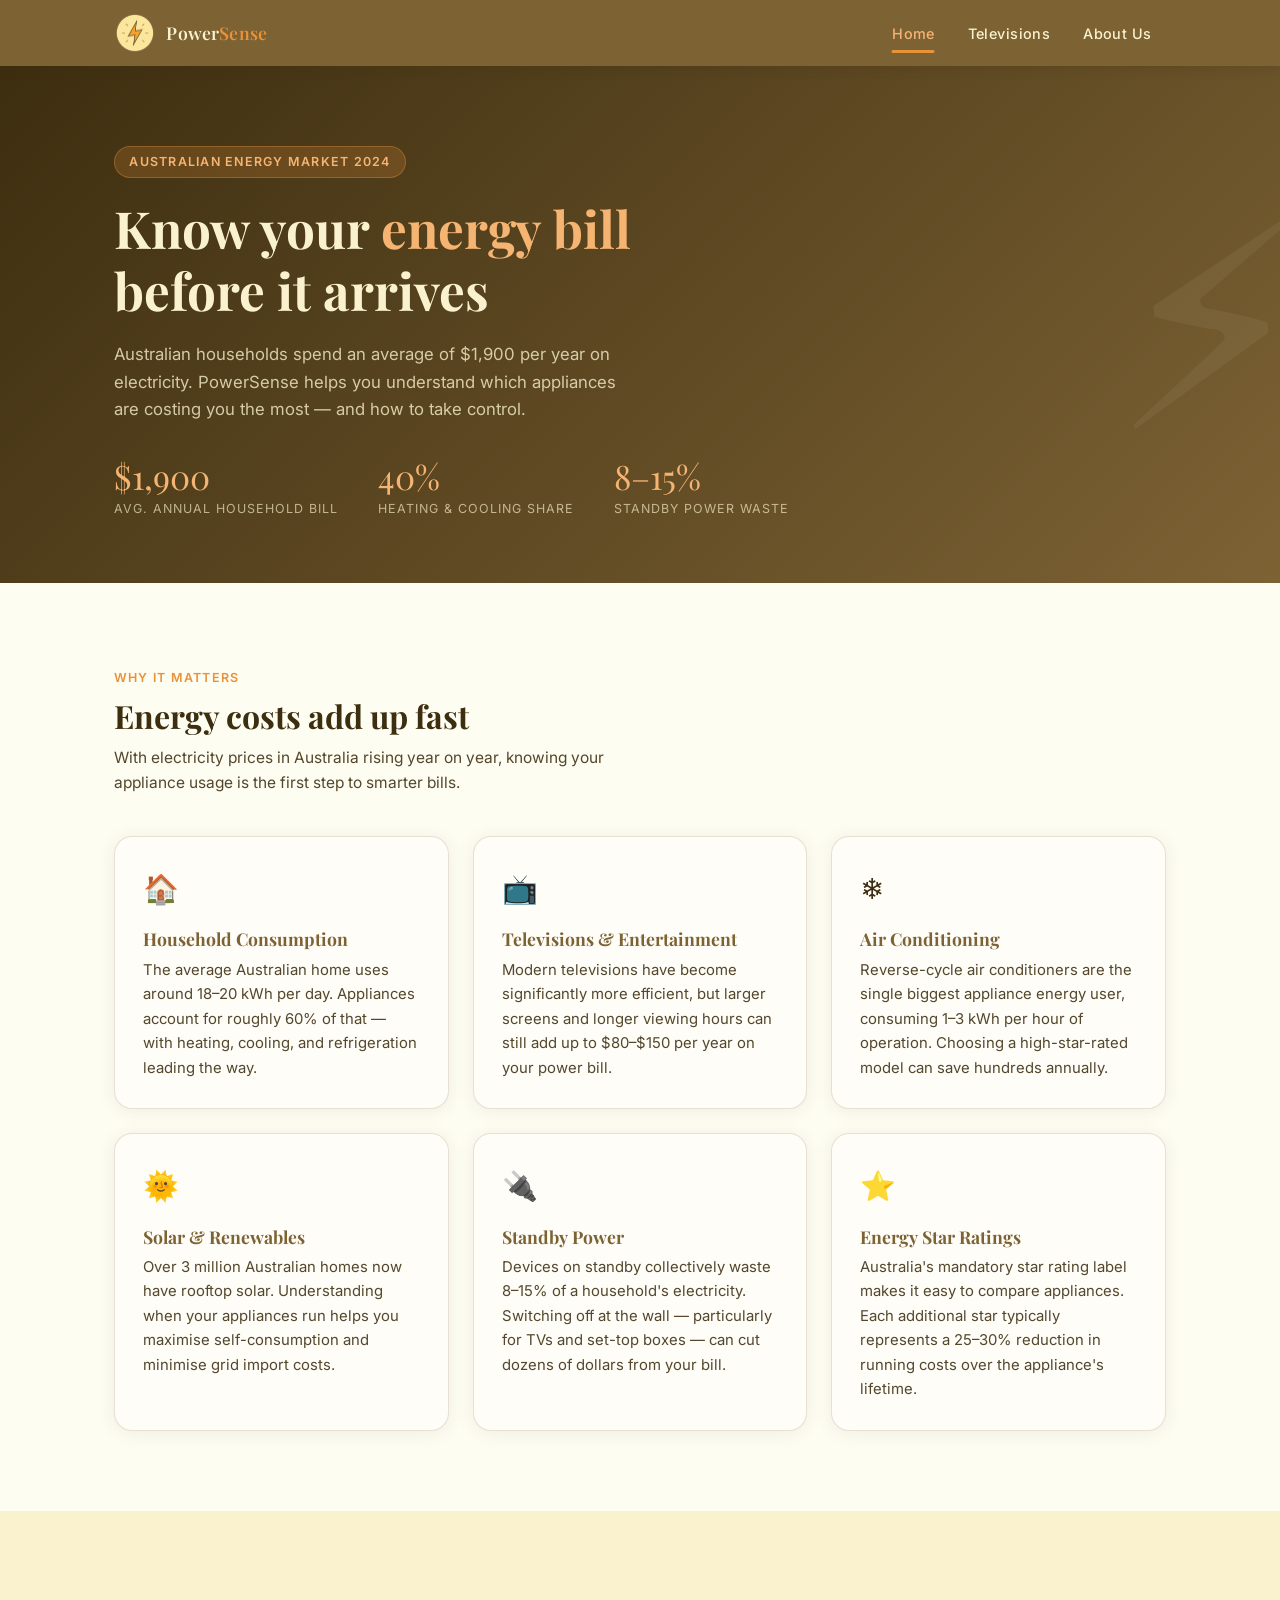
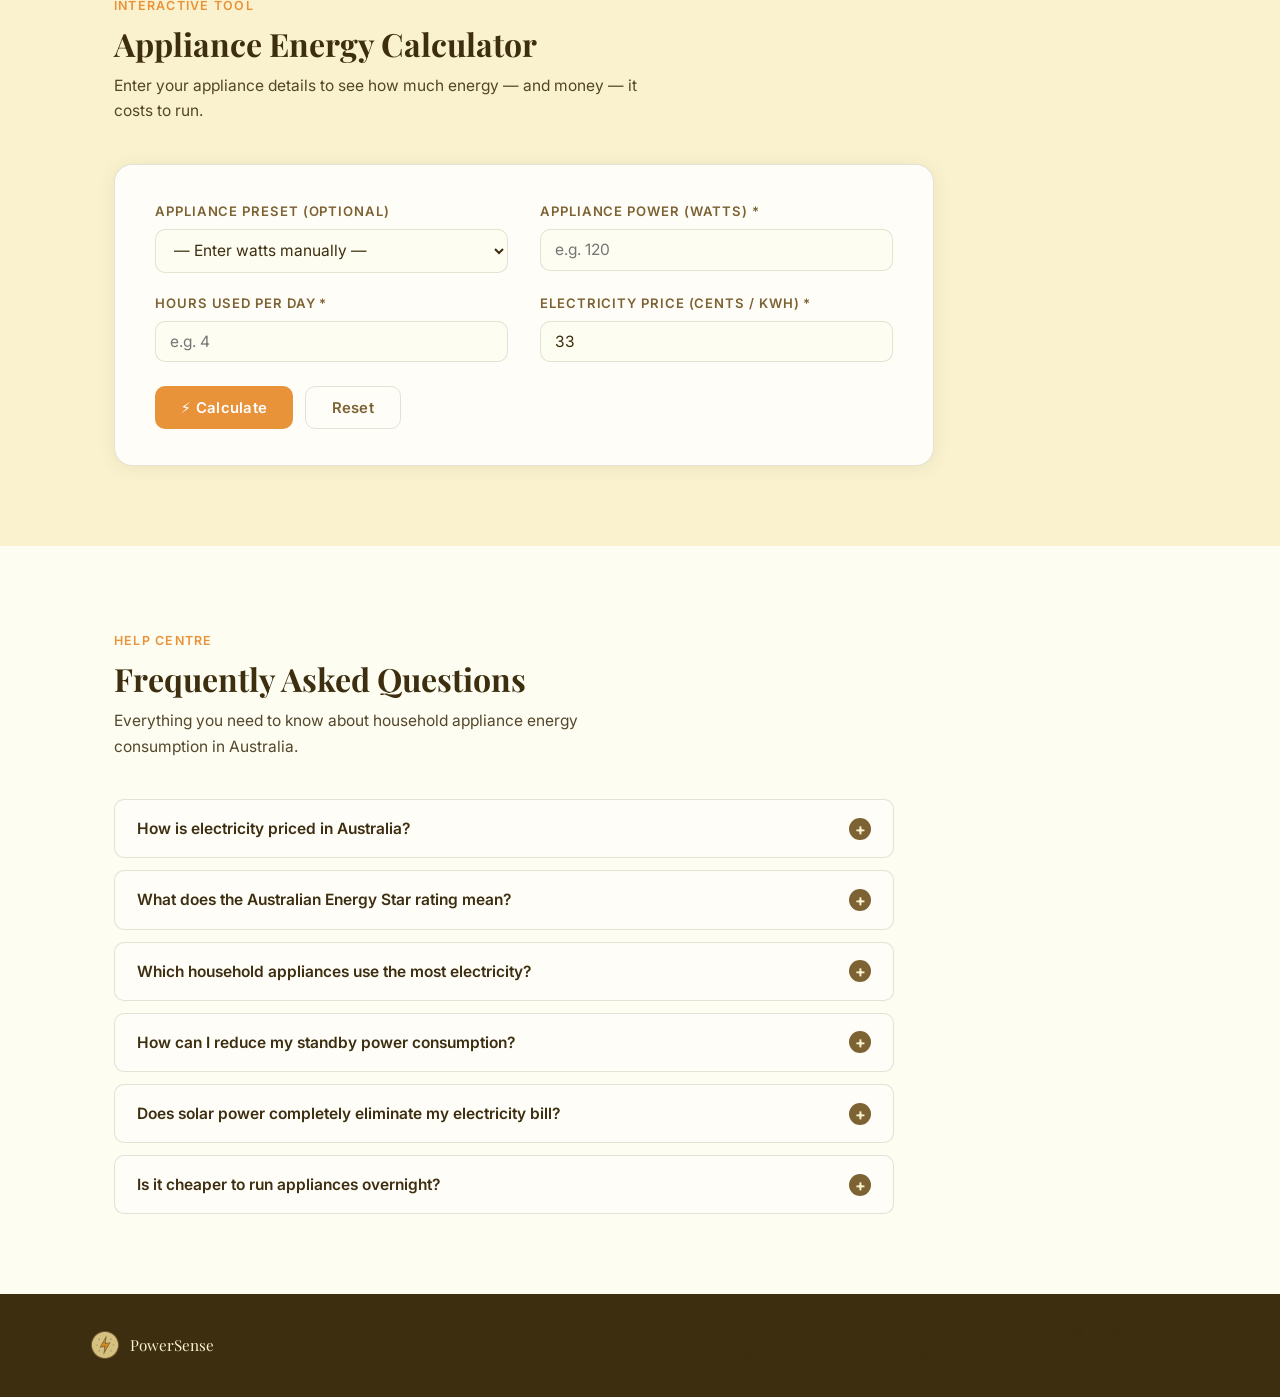
<file: Website/index.html>
<!DOCTYPE html>
<html lang="en">
<head>
  <meta charset="UTF-8" />
  <meta name="viewport" content="width=device-width, initial-scale=1.0" />
  <title>PowerSense – Appliance Energy Consumption Australia</title>
  <meta name="description" content="Understand and reduce your home appliance energy consumption with PowerSense, your guide to the Australian energy market." />
  <link rel="stylesheet" href="assets/css/style.css" />
</head>
<body>

  <!-- ===== NAVIGATION ===== -->
  <nav class="nav" role="navigation" aria-label="Main navigation">
    <div class="container nav__inner">

      <a href="index.html" class="nav__logo" aria-label="PowerSense – Home">
        <img src="assets/img/PowerIcon.png" alt="PowerSense logo" width="42" height="42" />
        <span class="nav__logo-text">Power<span>Sense</span></span>
      </a>

      <button class="nav__toggle" id="navToggle"
              aria-expanded="false" aria-controls="navLinks" aria-label="Open menu">
        <span></span><span></span><span></span>
      </button>

      <ul class="nav__links" id="navLinks" role="list">
        <li><a href="index.html"       class="nav__link">Home</a></li>
        <li><a href="televisions.html" class="nav__link">Televisions</a></li>
        <li><a href="about.html"       class="nav__link">About Us</a></li>
      </ul>

    </div>
  </nav>

  <main>

    <!-- ===== HERO ===== -->
    <section class="hero">
      <div class="container">
        <span class="hero__eyebrow">Australian Energy Market 2024</span>
        <h1>Know your <em>energy bill</em> before it arrives</h1>
        <p class="hero__sub">
          Australian households spend an average of $1,900 per year on electricity.
          PowerSense helps you understand which appliances are costing you the most —
          and how to take control.
        </p>
        <div class="hero__stats">
          <div>
            <div class="hero__stat-value">$1,900</div>
            <div class="hero__stat-label">Avg. annual household bill</div>
          </div>
          <div>
            <div class="hero__stat-value">40%</div>
            <div class="hero__stat-label">Heating &amp; cooling share</div>
          </div>
          <div>
            <div class="hero__stat-value">8–15%</div>
            <div class="hero__stat-label">Standby power waste</div>
          </div>
        </div>
      </div>
    </section>

    <!-- ===== OVERVIEW CARDS ===== -->
    <section class="section">
      <div class="container">
        <div class="section-head">
          <span class="section-head__eyebrow">Why It Matters</span>
          <h2>Energy costs add up fast</h2>
          <p>With electricity prices in Australia rising year on year, knowing your appliance usage is the first step to smarter bills.</p>
        </div>

        <div class="card-grid">
          <article class="card">
            <div class="card__icon">🏠</div>
            <h3 class="card__title">Household Consumption</h3>
            <p>The average Australian home uses around 18–20 kWh per day. Appliances account for roughly 60% of that — with heating, cooling, and refrigeration leading the way.</p>
          </article>
          <article class="card">
            <div class="card__icon">📺</div>
            <h3 class="card__title">Televisions &amp; Entertainment</h3>
            <p>Modern televisions have become significantly more efficient, but larger screens and longer viewing hours can still add up to $80–$150 per year on your power bill.</p>
          </article>
          <article class="card">
            <div class="card__icon">❄️</div>
            <h3 class="card__title">Air Conditioning</h3>
            <p>Reverse-cycle air conditioners are the single biggest appliance energy user, consuming 1–3 kWh per hour of operation. Choosing a high-star-rated model can save hundreds annually.</p>
          </article>
          <article class="card">
            <div class="card__icon">🌞</div>
            <h3 class="card__title">Solar &amp; Renewables</h3>
            <p>Over 3 million Australian homes now have rooftop solar. Understanding when your appliances run helps you maximise self-consumption and minimise grid import costs.</p>
          </article>
          <article class="card">
            <div class="card__icon">🔌</div>
            <h3 class="card__title">Standby Power</h3>
            <p>Devices on standby collectively waste 8–15% of a household's electricity. Switching off at the wall — particularly for TVs and set-top boxes — can cut dozens of dollars from your bill.</p>
          </article>
          <article class="card">
            <div class="card__icon">⭐</div>
            <h3 class="card__title">Energy Star Ratings</h3>
            <p>Australia's mandatory star rating label makes it easy to compare appliances. Each additional star typically represents a 25–30% reduction in running costs over the appliance's lifetime.</p>
          </article>
        </div>
      </div>
    </section>

    <!-- ===== ENERGY CALCULATOR ===== -->
    <section class="section section--alt" id="calculator">
      <div class="container">
        <div class="section-head">
          <span class="section-head__eyebrow">Interactive Tool</span>
          <h2>Appliance Energy Calculator</h2>
          <p>Enter your appliance details to see how much energy — and money — it costs to run.</p>
        </div>

        <div class="calculator">
          <form id="calcForm" novalidate>
            <div class="calculator__grid">

              <!-- Appliance preset -->
              <div class="field">
                <label for="applianceSelect">Appliance preset (optional)</label>
                <select id="applianceSelect">
                  <option value="custom">— Enter watts manually —</option>
                  <optgroup label="Televisions">
                    <option value="samsung65">Samsung 65&quot; OLED QN65S95D (180 W)</option>
                    <option value="lg55">LG 55&quot; NanoCell 55NANO86 (120 W)</option>
                    <option value="sony43">Sony 43&quot; Bravia X80L (90 W)</option>
                    <option value="panasonic50">Panasonic 50&quot; MX700 (135 W)</option>
                    <option value="tcl32">TCL 32&quot; S5400A (65 W)</option>
                  </optgroup>
                  <optgroup label="Other Appliances">
                    <option value="microwave">Microwave oven (1200 W)</option>
                    <option value="washingmachine">Washing machine (500 W)</option>
                    <option value="refrigerator">Refrigerator (150 W)</option>
                    <option value="dishwasher">Dishwasher (1800 W)</option>
                    <option value="airconditioner">Split-system air conditioner (1500 W)</option>
                    <option value="electricoven">Electric oven (2200 W)</option>
                    <option value="kettleelectric">Electric kettle (2400 W)</option>
                    <option value="laptop">Laptop (65 W)</option>
                  </optgroup>
                </select>
              </div>

              <!-- Watts -->
              <div class="field" id="fieldWatts">
                <label for="watts">Appliance power (watts) *</label>
                <input type="number" id="watts" name="watts"
                       min="0.1" max="30000" step="0.1"
                       placeholder="e.g. 120" required />
                <span class="field__error-msg" role="alert">Enter a valid wattage between 0.1 and 30,000 W.</span>
              </div>

              <!-- Hours per day -->
              <div class="field" id="fieldHours">
                <label for="hoursPerDay">Hours used per day *</label>
                <input type="number" id="hoursPerDay" name="hoursPerDay"
                       min="0.01" max="24" step="0.25"
                       placeholder="e.g. 4" required />
                <span class="field__error-msg" role="alert">Enter a value between 0.01 and 24 hours.</span>
              </div>

              <!-- Electricity price -->
              <div class="field" id="fieldPrice">
                <label for="priceKwh">Electricity price (cents / kWh) *</label>
                <input type="number" id="priceKwh" name="priceKwh"
                       min="0.01" max="500" step="0.01"
                       value="33" required />
                <span class="field__error-msg" role="alert">Enter a valid price (Australian average ≈ 33 c/kWh).</span>
              </div>

            </div><!-- /.calculator__grid -->

            <div class="calculator__actions">
              <button type="submit" class="btn btn--primary">⚡ Calculate</button>
              <button type="button" class="btn btn--secondary" id="calcReset">Reset</button>
            </div>
          </form>

          <!-- Results panel (hidden until calculation runs) -->
          <div class="calc-results" id="calcResults" aria-live="polite">
            <p class="calc-results__title">Your estimated energy usage &amp; cost</p>
            <div class="results-grid">
              <div class="result-card">
                <div class="result-card__value" id="res-daily-kwh">—</div>
                <div class="result-card__label">kWh / day</div>
              </div>
              <div class="result-card">
                <div class="result-card__value" id="res-monthly-kwh">—</div>
                <div class="result-card__label">kWh / month</div>
              </div>
              <div class="result-card">
                <div class="result-card__value" id="res-yearly-kwh">—</div>
                <div class="result-card__label">kWh / year</div>
              </div>
              <div class="result-card result-card--accent">
                <div class="result-card__value" id="res-monthly-cost">—</div>
                <div class="result-card__label">Est. monthly cost</div>
              </div>
              <div class="result-card result-card--accent">
                <div class="result-card__value" id="res-yearly-cost">—</div>
                <div class="result-card__label">Est. yearly cost</div>
              </div>
              <div class="result-card">
                <div class="result-card__value" id="res-co2">—</div>
                <div class="result-card__label">CO₂ / year (est.)</div>
              </div>
            </div>
            <p style="margin-top:1rem;font-size:0.8rem;opacity:0.6;">
              Calculations based on provided inputs. Electricity price defaults to the Australian average of 33 c/kWh.
              CO₂ estimate uses the Australian grid emission factor of 0.79 kg CO₂e/kWh (DCCEEW 2023).
            </p>
          </div>

        </div><!-- /.calculator -->
      </div>
    </section>

    <!-- ===== FAQ ===== -->
    <section class="section" id="faq">
      <div class="container">
        <div class="section-head">
          <span class="section-head__eyebrow">Help Centre</span>
          <h2>Frequently Asked Questions</h2>
          <p>Everything you need to know about household appliance energy consumption in Australia.</p>
        </div>

        <ul class="faq-list" role="list">

          <li class="faq-item">
            <button class="faq-item__trigger"
                    aria-expanded="false"
                    aria-controls="faq-1"
                    id="faq-1-btn">
              How is electricity priced in Australia?
              <span class="faq-item__icon" aria-hidden="true">+</span>
            </button>
            <div class="faq-item__body" id="faq-1" role="region" aria-labelledby="faq-1-btn">
              <div class="faq-item__body-inner">
                Electricity in Australia is priced per kilowatt-hour (kWh) and varies by state, retailer,
                and plan type. As of 2024, the national average sits around 28–36 cents per kWh for
                residential customers, with South Australia typically the highest and Queensland among
                the lowest. Most plans include a fixed daily supply charge plus a usage rate.
                Time-of-use tariffs charge more during peak hours (typically 3–9 pm on weekdays) and
                less during off-peak periods — relevant if you run heavy appliances like dishwashers
                or washing machines.
              </div>
            </div>
          </li>

          <li class="faq-item">
            <button class="faq-item__trigger"
                    aria-expanded="false"
                    aria-controls="faq-2"
                    id="faq-2-btn">
              What does the Australian Energy Star rating mean?
              <span class="faq-item__icon" aria-hidden="true">+</span>
            </button>
            <div class="faq-item__body" id="faq-2" role="region" aria-labelledby="faq-2-btn">
              <div class="faq-item__body-inner">
                The Energy Rating Label is a mandatory requirement for most appliances sold in Australia,
                administered under the Equipment Energy Efficiency (E3) programme.
                The label shows a star rating (1–6 stars, sometimes up to 10 for the most efficient models)
                and an annual energy consumption figure in kWh. More stars = lower running costs.
                A 6-star fridge uses roughly half the electricity of a 2-star fridge of the same size.
                When buying a new appliance, the upfront premium for a higher star-rated model is often
                recouped within 2–4 years through lower bills.
              </div>
            </div>
          </li>

          <li class="faq-item">
            <button class="faq-item__trigger"
                    aria-expanded="false"
                    aria-controls="faq-3"
                    id="faq-3-btn">
              Which household appliances use the most electricity?
              <span class="faq-item__icon" aria-hidden="true">+</span>
            </button>
            <div class="faq-item__body" id="faq-3" role="region" aria-labelledby="faq-3-btn">
              <div class="faq-item__body-inner">
                In a typical Australian home, the biggest energy consumers (in order) are:
                <ol style="margin:0.75rem 0 0 1.25rem;line-height:1.9;">
                  <li>Heating and cooling (air conditioners, reverse-cycle systems) — up to 40%</li>
                  <li>Water heating — 20–25%</li>
                  <li>Refrigerators &amp; freezers — 8–10% (run 24/7)</li>
                  <li>Cooking appliances — 5–7%</li>
                  <li>Lighting — 5–7%</li>
                  <li>Televisions &amp; entertainment — 4–6%</li>
                  <li>Washing machines &amp; dryers — 4–5%</li>
                </ol>
              </div>
            </div>
          </li>

          <li class="faq-item">
            <button class="faq-item__trigger"
                    aria-expanded="false"
                    aria-controls="faq-4"
                    id="faq-4-btn">
              How can I reduce my standby power consumption?
              <span class="faq-item__icon" aria-hidden="true">+</span>
            </button>
            <div class="faq-item__body" id="faq-4" role="region" aria-labelledby="faq-4-btn">
              <div class="faq-item__body-inner">
                Standby power (sometimes called "vampire power") accounts for 8–15% of household
                electricity use. Practical steps to reduce it include:
                switching appliances off at the wall when not in use (especially TVs, gaming consoles,
                and set-top boxes), using smart power strips that cut power to idle devices,
                enabling power-saving modes on computers and monitors, and replacing older
                appliances with newer models that have lower standby draw.
                The Australian Government's Your Energy Savings website provides a detailed
                standby power usage guide with typical wattages for common devices.
              </div>
            </div>
          </li>

          <li class="faq-item">
            <button class="faq-item__trigger"
                    aria-expanded="false"
                    aria-controls="faq-5"
                    id="faq-5-btn">
              Does solar power completely eliminate my electricity bill?
              <span class="faq-item__icon" aria-hidden="true">+</span>
            </button>
            <div class="faq-item__body" id="faq-5" role="region" aria-labelledby="faq-5-btn">
              <div class="faq-item__body-inner">
                Solar panels can dramatically reduce — but rarely eliminate — electricity bills
                for most Australian households. The savings depend on your system size, roof
                orientation, local solar irradiance, and your household's daytime usage patterns.
                The key principle is self-consumption: energy your solar panels generate and your
                home uses directly is effectively free; energy exported to the grid earns a
                feed-in tariff (currently 5–12 c/kWh in most states), which is much lower than
                the import rate you pay. Shifting high-draw appliances (dishwashers, washing machines,
                EV charging) to daylight hours maximises your savings.
              </div>
            </div>
          </li>

          <li class="faq-item">
            <button class="faq-item__trigger"
                    aria-expanded="false"
                    aria-controls="faq-6"
                    id="faq-6-btn">
              Is it cheaper to run appliances overnight?
              <span class="faq-item__icon" aria-hidden="true">+</span>
            </button>
            <div class="faq-item__body" id="faq-6" role="region" aria-labelledby="faq-6-btn">
              <div class="faq-item__body-inner">
                It depends on your electricity tariff. If you are on a flat-rate plan, the time of
                day makes no difference to your bill. If you are on a time-of-use (TOU) tariff,
                off-peak rates (typically overnight and on weekends) can be 30–50% cheaper than
                peak rates. Appliances like dishwashers and washing machines with delay-start
                features can be programmed to run during the cheapest window.
                However, if you have solar and no battery storage, running appliances during
                daylight hours is typically even cheaper than an overnight off-peak rate.
              </div>
            </div>
          </li>

        </ul>
      </div>
    </section>

  </main>

  <!-- ===== FOOTER ===== -->
  <footer class="footer" role="contentinfo">
    <div class="container footer__inner">
      <div class="footer__brand">
        <img src="assets/img/PowerIcon.png" alt="" aria-hidden="true" />
        <span class="footer__brand-name">PowerSense</span>
      </div>
      <div class="footer__info">
        <p>&copy; <span id="year"></span> &nbsp;Ren Khoo</p>
        <p class="footer__ai-note">
          ✦ Content and code on this site were developed with the assistance of Generative AI (Claude by Anthropic).
        </p>
      </div>
    </div>
  </footer>

  <script src="assets/js/main.js"></script>
  <script src="assets/js/calculator.js"></script>
  <script>document.getElementById('year').textContent = new Date().getFullYear();</script>

</body>
</html>
</file>
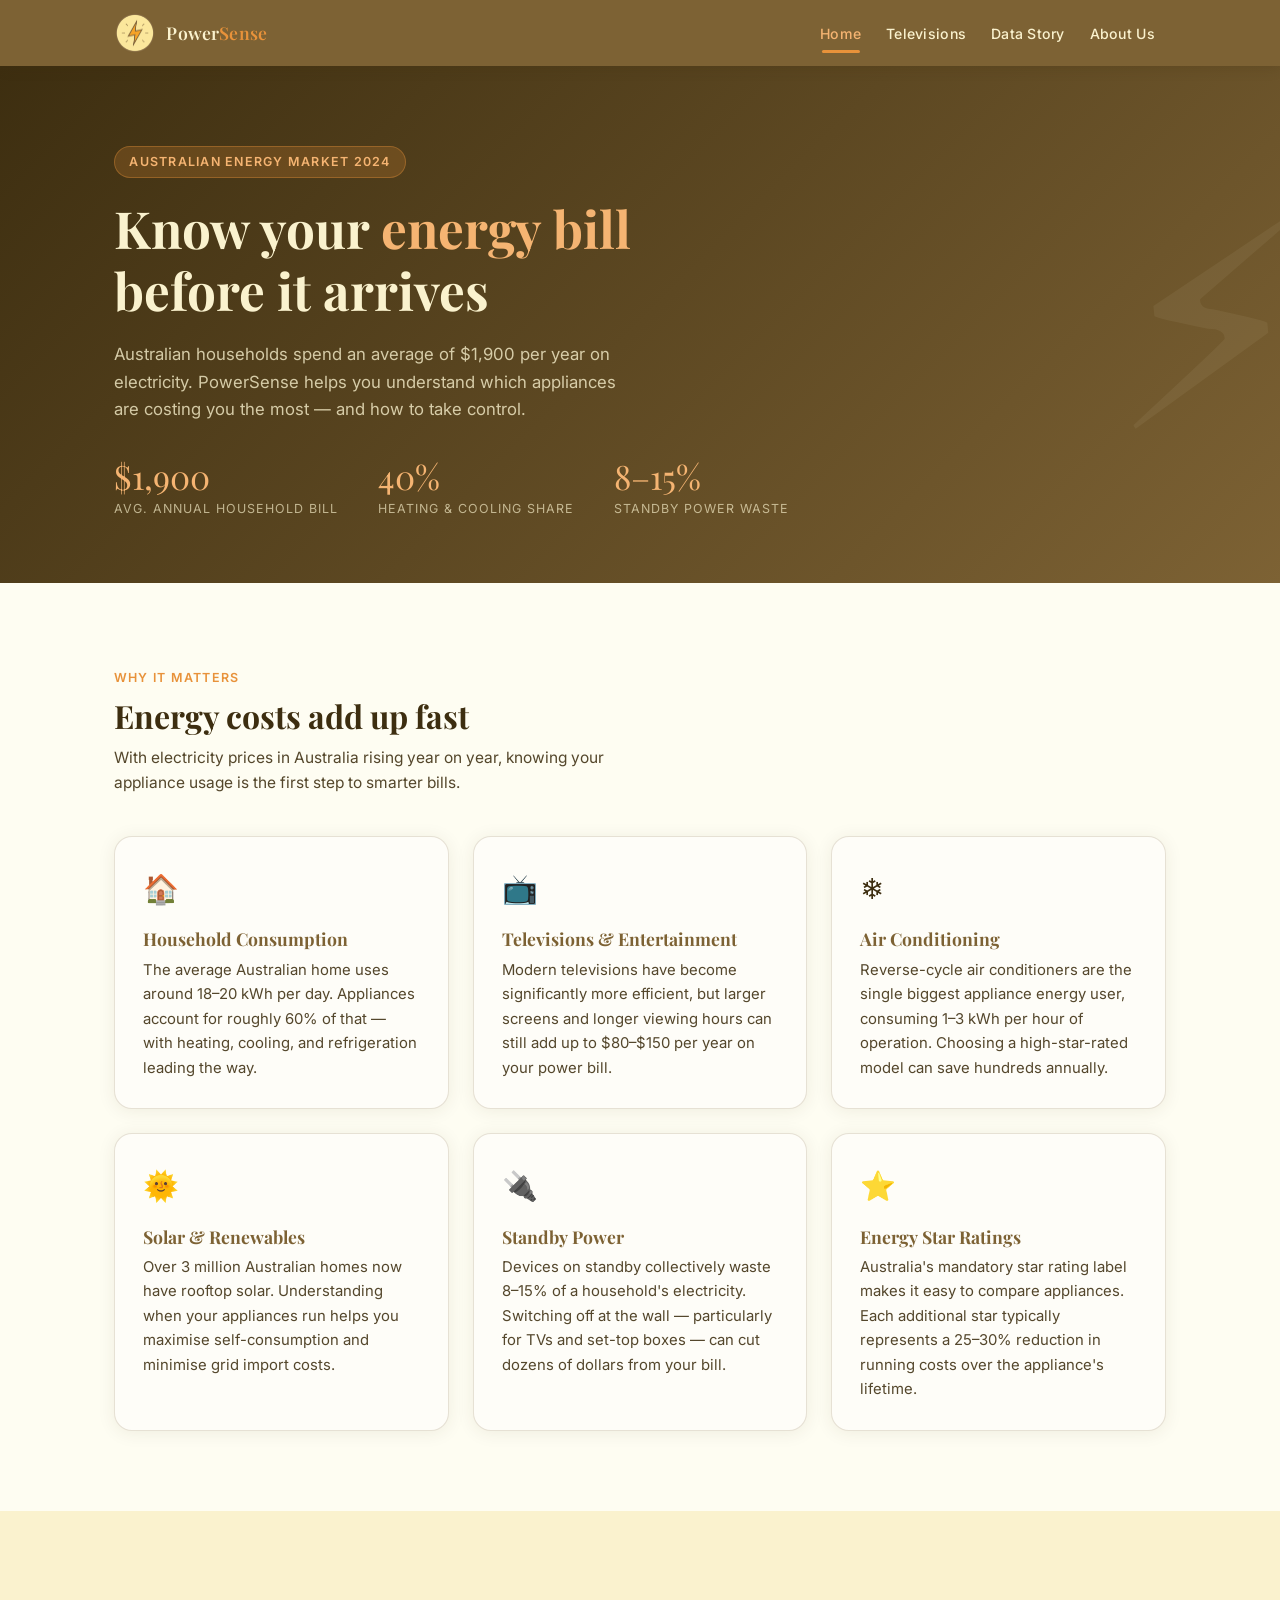
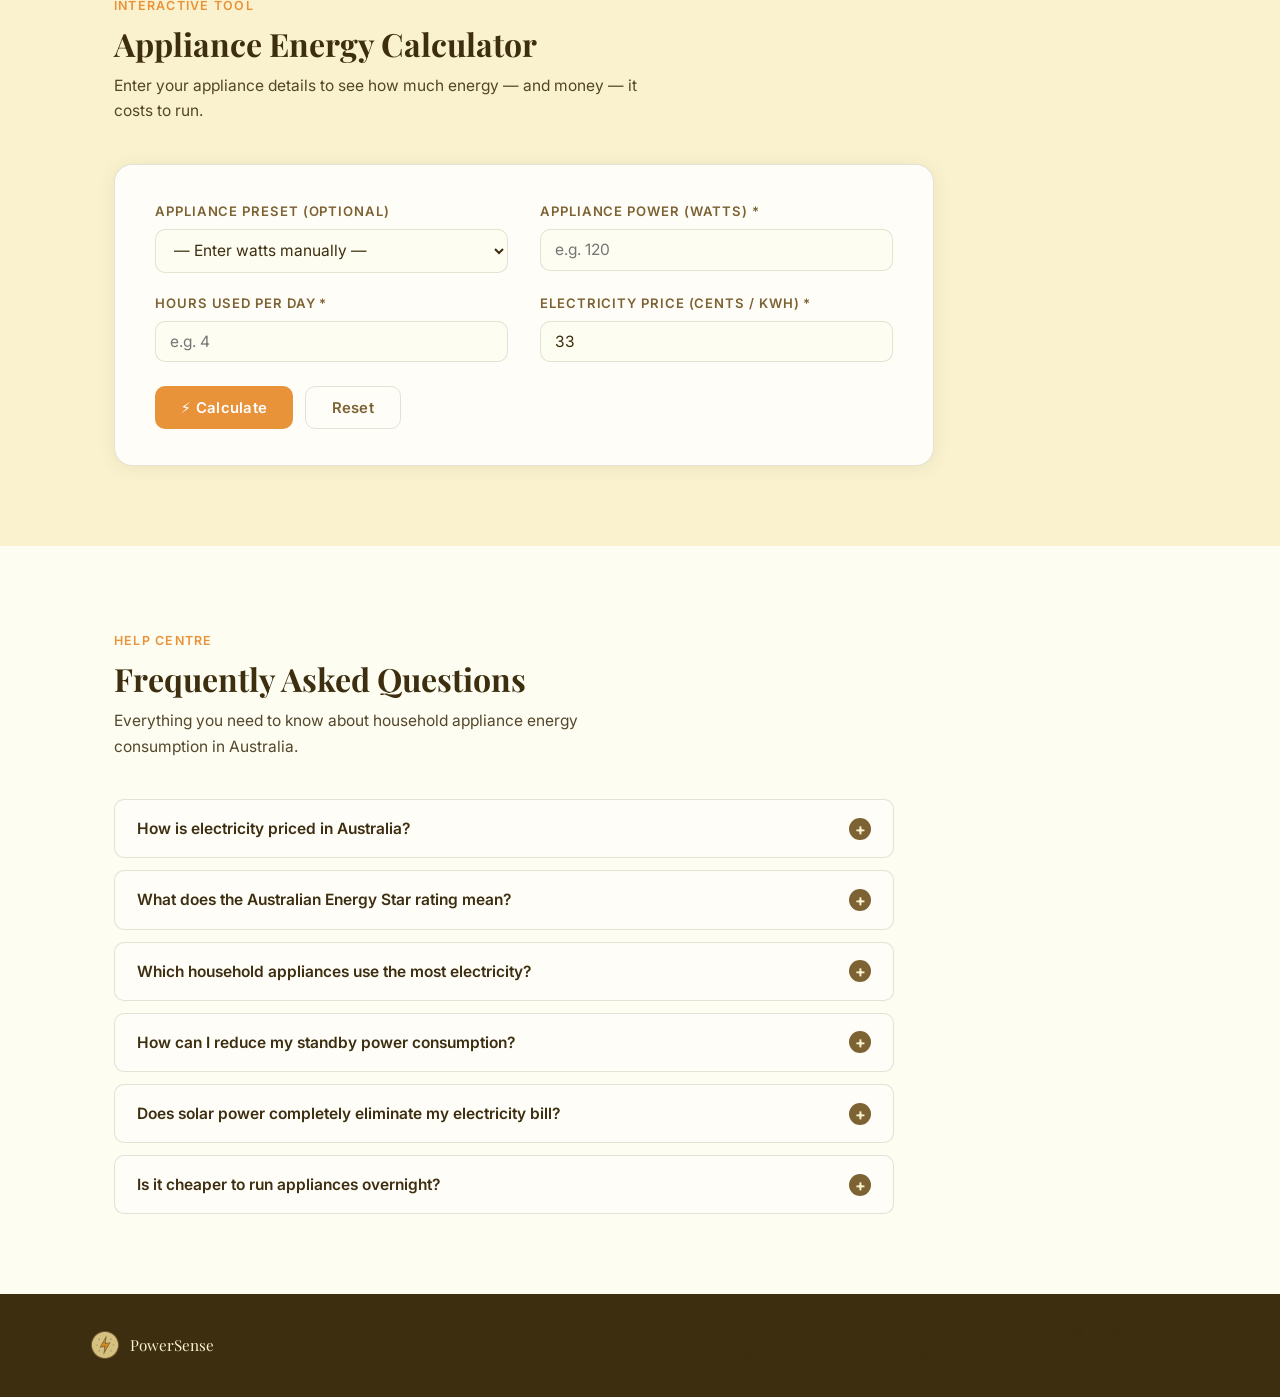
<file: Exercise 3/WebsiteV2/index.html>
<!DOCTYPE html>
<html lang="en">
<head>
  <meta charset="UTF-8" />
  <meta name="viewport" content="width=device-width, initial-scale=1.0" />
  <title>PowerSense – Appliance Energy Consumption Australia</title>
  <meta name="description" content="Understand and reduce your home appliance energy consumption with PowerSense, your guide to the Australian energy market." />
  <link rel="stylesheet" href="assets/css/style.css" />
</head>
<body>

  <!-- ===== NAVIGATION ===== -->
  <nav class="nav" role="navigation" aria-label="Main navigation">
    <div class="container nav__inner">

      <a href="index.html" class="nav__logo" aria-label="PowerSense – Home">
        <img src="assets/img/PowerIcon.png" alt="PowerSense logo" width="42" height="42" />
        <span class="nav__logo-text">Power<span>Sense</span></span>
      </a>

      <button class="nav__toggle" id="navToggle"
              aria-expanded="false" aria-controls="navLinks" aria-label="Open menu">
        <span></span><span></span><span></span>
      </button>

      <ul class="nav__links" id="navLinks" role="list">
        <li><a href="index.html"       class="nav__link">Home</a></li>
        <li><a href="televisions.html" class="nav__link">Televisions</a></li>
        <li><a href="data-story.html"  class="nav__link">Data Story</a></li>
        <li><a href="about.html"       class="nav__link">About Us</a></li>
      </ul>

    </div>
  </nav>

  <main>

    <!-- ===== HERO ===== -->
    <section class="hero">
      <div class="container">
        <span class="hero__eyebrow">Australian Energy Market 2024</span>
        <h1>Know your <em>energy bill</em> before it arrives</h1>
        <p class="hero__sub">
          Australian households spend an average of $1,900 per year on electricity.
          PowerSense helps you understand which appliances are costing you the most —
          and how to take control.
        </p>
        <div class="hero__stats">
          <div>
            <div class="hero__stat-value">$1,900</div>
            <div class="hero__stat-label">Avg. annual household bill</div>
          </div>
          <div>
            <div class="hero__stat-value">40%</div>
            <div class="hero__stat-label">Heating &amp; cooling share</div>
          </div>
          <div>
            <div class="hero__stat-value">8–15%</div>
            <div class="hero__stat-label">Standby power waste</div>
          </div>
        </div>
      </div>
    </section>

    <!-- ===== OVERVIEW CARDS ===== -->
    <section class="section">
      <div class="container">
        <div class="section-head">
          <span class="section-head__eyebrow">Why It Matters</span>
          <h2>Energy costs add up fast</h2>
          <p>With electricity prices in Australia rising year on year, knowing your appliance usage is the first step to smarter bills.</p>
        </div>

        <div class="card-grid">
          <article class="card">
            <div class="card__icon">🏠</div>
            <h3 class="card__title">Household Consumption</h3>
            <p>The average Australian home uses around 18–20 kWh per day. Appliances account for roughly 60% of that — with heating, cooling, and refrigeration leading the way.</p>
          </article>
          <article class="card">
            <div class="card__icon">📺</div>
            <h3 class="card__title">Televisions &amp; Entertainment</h3>
            <p>Modern televisions have become significantly more efficient, but larger screens and longer viewing hours can still add up to $80–$150 per year on your power bill.</p>
          </article>
          <article class="card">
            <div class="card__icon">❄️</div>
            <h3 class="card__title">Air Conditioning</h3>
            <p>Reverse-cycle air conditioners are the single biggest appliance energy user, consuming 1–3 kWh per hour of operation. Choosing a high-star-rated model can save hundreds annually.</p>
          </article>
          <article class="card">
            <div class="card__icon">🌞</div>
            <h3 class="card__title">Solar &amp; Renewables</h3>
            <p>Over 3 million Australian homes now have rooftop solar. Understanding when your appliances run helps you maximise self-consumption and minimise grid import costs.</p>
          </article>
          <article class="card">
            <div class="card__icon">🔌</div>
            <h3 class="card__title">Standby Power</h3>
            <p>Devices on standby collectively waste 8–15% of a household's electricity. Switching off at the wall — particularly for TVs and set-top boxes — can cut dozens of dollars from your bill.</p>
          </article>
          <article class="card">
            <div class="card__icon">⭐</div>
            <h3 class="card__title">Energy Star Ratings</h3>
            <p>Australia's mandatory star rating label makes it easy to compare appliances. Each additional star typically represents a 25–30% reduction in running costs over the appliance's lifetime.</p>
          </article>
        </div>
      </div>
    </section>

    <!-- ===== ENERGY CALCULATOR ===== -->
    <section class="section section--alt" id="calculator">
      <div class="container">
        <div class="section-head">
          <span class="section-head__eyebrow">Interactive Tool</span>
          <h2>Appliance Energy Calculator</h2>
          <p>Enter your appliance details to see how much energy — and money — it costs to run.</p>
        </div>

        <div class="calculator">
          <form id="calcForm" novalidate>
            <div class="calculator__grid">

              <!-- Appliance preset -->
              <div class="field">
                <label for="applianceSelect">Appliance preset (optional)</label>
                <select id="applianceSelect">
                  <option value="custom">— Enter watts manually —</option>
                  <optgroup label="Televisions">
                    <option value="samsung65">Samsung 65&quot; OLED QN65S95D (180 W)</option>
                    <option value="lg55">LG 55&quot; NanoCell 55NANO86 (120 W)</option>
                    <option value="sony43">Sony 43&quot; Bravia X80L (90 W)</option>
                    <option value="panasonic50">Panasonic 50&quot; MX700 (135 W)</option>
                    <option value="tcl32">TCL 32&quot; S5400A (65 W)</option>
                  </optgroup>
                  <optgroup label="Other Appliances">
                    <option value="microwave">Microwave oven (1200 W)</option>
                    <option value="washingmachine">Washing machine (500 W)</option>
                    <option value="refrigerator">Refrigerator (150 W)</option>
                    <option value="dishwasher">Dishwasher (1800 W)</option>
                    <option value="airconditioner">Split-system air conditioner (1500 W)</option>
                    <option value="electricoven">Electric oven (2200 W)</option>
                    <option value="kettleelectric">Electric kettle (2400 W)</option>
                    <option value="laptop">Laptop (65 W)</option>
                  </optgroup>
                </select>
              </div>

              <!-- Watts -->
              <div class="field" id="fieldWatts">
                <label for="watts">Appliance power (watts) *</label>
                <input type="number" id="watts" name="watts"
                       min="0.1" max="30000" step="0.1"
                       placeholder="e.g. 120" required />
                <span class="field__error-msg" role="alert">Enter a valid wattage between 0.1 and 30,000 W.</span>
              </div>

              <!-- Hours per day -->
              <div class="field" id="fieldHours">
                <label for="hoursPerDay">Hours used per day *</label>
                <input type="number" id="hoursPerDay" name="hoursPerDay"
                       min="0.01" max="24" step="0.25"
                       placeholder="e.g. 4" required />
                <span class="field__error-msg" role="alert">Enter a value between 0.01 and 24 hours.</span>
              </div>

              <!-- Electricity price -->
              <div class="field" id="fieldPrice">
                <label for="priceKwh">Electricity price (cents / kWh) *</label>
                <input type="number" id="priceKwh" name="priceKwh"
                       min="0.01" max="500" step="0.01"
                       value="33" required />
                <span class="field__error-msg" role="alert">Enter a valid price (Australian average ≈ 33 c/kWh).</span>
              </div>

            </div><!-- /.calculator__grid -->

            <div class="calculator__actions">
              <button type="submit" class="btn btn--primary">⚡ Calculate</button>
              <button type="button" class="btn btn--secondary" id="calcReset">Reset</button>
            </div>
          </form>

          <!-- Results panel (hidden until calculation runs) -->
          <div class="calc-results" id="calcResults" aria-live="polite">
            <p class="calc-results__title">Your estimated energy usage &amp; cost</p>
            <div class="results-grid">
              <div class="result-card">
                <div class="result-card__value" id="res-daily-kwh">—</div>
                <div class="result-card__label">kWh / day</div>
              </div>
              <div class="result-card">
                <div class="result-card__value" id="res-monthly-kwh">—</div>
                <div class="result-card__label">kWh / month</div>
              </div>
              <div class="result-card">
                <div class="result-card__value" id="res-yearly-kwh">—</div>
                <div class="result-card__label">kWh / year</div>
              </div>
              <div class="result-card result-card--accent">
                <div class="result-card__value" id="res-monthly-cost">—</div>
                <div class="result-card__label">Est. monthly cost</div>
              </div>
              <div class="result-card result-card--accent">
                <div class="result-card__value" id="res-yearly-cost">—</div>
                <div class="result-card__label">Est. yearly cost</div>
              </div>
              <div class="result-card">
                <div class="result-card__value" id="res-co2">—</div>
                <div class="result-card__label">CO₂ / year (est.)</div>
              </div>
            </div>
            <p style="margin-top:1rem;font-size:0.8rem;opacity:0.6;">
              Calculations based on provided inputs. Electricity price defaults to the Australian average of 33 c/kWh.
              CO₂ estimate uses the Australian grid emission factor of 0.79 kg CO₂e/kWh (DCCEEW 2023).
            </p>
          </div>

        </div><!-- /.calculator -->
      </div>
    </section>

    <!-- ===== FAQ ===== -->
    <section class="section" id="faq">
      <div class="container">
        <div class="section-head">
          <span class="section-head__eyebrow">Help Centre</span>
          <h2>Frequently Asked Questions</h2>
          <p>Everything you need to know about household appliance energy consumption in Australia.</p>
        </div>

        <ul class="faq-list" role="list">

          <li class="faq-item">
            <button class="faq-item__trigger"
                    aria-expanded="false"
                    aria-controls="faq-1"
                    id="faq-1-btn">
              How is electricity priced in Australia?
              <span class="faq-item__icon" aria-hidden="true">+</span>
            </button>
            <div class="faq-item__body" id="faq-1" role="region" aria-labelledby="faq-1-btn">
              <div class="faq-item__body-inner">
                Electricity in Australia is priced per kilowatt-hour (kWh) and varies by state, retailer,
                and plan type. As of 2024, the national average sits around 28–36 cents per kWh for
                residential customers, with South Australia typically the highest and Queensland among
                the lowest. Most plans include a fixed daily supply charge plus a usage rate.
                Time-of-use tariffs charge more during peak hours (typically 3–9 pm on weekdays) and
                less during off-peak periods — relevant if you run heavy appliances like dishwashers
                or washing machines.
              </div>
            </div>
          </li>

          <li class="faq-item">
            <button class="faq-item__trigger"
                    aria-expanded="false"
                    aria-controls="faq-2"
                    id="faq-2-btn">
              What does the Australian Energy Star rating mean?
              <span class="faq-item__icon" aria-hidden="true">+</span>
            </button>
            <div class="faq-item__body" id="faq-2" role="region" aria-labelledby="faq-2-btn">
              <div class="faq-item__body-inner">
                The Energy Rating Label is a mandatory requirement for most appliances sold in Australia,
                administered under the Equipment Energy Efficiency (E3) programme.
                The label shows a star rating (1–6 stars, sometimes up to 10 for the most efficient models)
                and an annual energy consumption figure in kWh. More stars = lower running costs.
                A 6-star fridge uses roughly half the electricity of a 2-star fridge of the same size.
                When buying a new appliance, the upfront premium for a higher star-rated model is often
                recouped within 2–4 years through lower bills.
              </div>
            </div>
          </li>

          <li class="faq-item">
            <button class="faq-item__trigger"
                    aria-expanded="false"
                    aria-controls="faq-3"
                    id="faq-3-btn">
              Which household appliances use the most electricity?
              <span class="faq-item__icon" aria-hidden="true">+</span>
            </button>
            <div class="faq-item__body" id="faq-3" role="region" aria-labelledby="faq-3-btn">
              <div class="faq-item__body-inner">
                In a typical Australian home, the biggest energy consumers (in order) are:
                <ol style="margin:0.75rem 0 0 1.25rem;line-height:1.9;">
                  <li>Heating and cooling (air conditioners, reverse-cycle systems) — up to 40%</li>
                  <li>Water heating — 20–25%</li>
                  <li>Refrigerators &amp; freezers — 8–10% (run 24/7)</li>
                  <li>Cooking appliances — 5–7%</li>
                  <li>Lighting — 5–7%</li>
                  <li>Televisions &amp; entertainment — 4–6%</li>
                  <li>Washing machines &amp; dryers — 4–5%</li>
                </ol>
              </div>
            </div>
          </li>

          <li class="faq-item">
            <button class="faq-item__trigger"
                    aria-expanded="false"
                    aria-controls="faq-4"
                    id="faq-4-btn">
              How can I reduce my standby power consumption?
              <span class="faq-item__icon" aria-hidden="true">+</span>
            </button>
            <div class="faq-item__body" id="faq-4" role="region" aria-labelledby="faq-4-btn">
              <div class="faq-item__body-inner">
                Standby power (sometimes called "vampire power") accounts for 8–15% of household
                electricity use. Practical steps to reduce it include:
                switching appliances off at the wall when not in use (especially TVs, gaming consoles,
                and set-top boxes), using smart power strips that cut power to idle devices,
                enabling power-saving modes on computers and monitors, and replacing older
                appliances with newer models that have lower standby draw.
                The Australian Government's Your Energy Savings website provides a detailed
                standby power usage guide with typical wattages for common devices.
              </div>
            </div>
          </li>

          <li class="faq-item">
            <button class="faq-item__trigger"
                    aria-expanded="false"
                    aria-controls="faq-5"
                    id="faq-5-btn">
              Does solar power completely eliminate my electricity bill?
              <span class="faq-item__icon" aria-hidden="true">+</span>
            </button>
            <div class="faq-item__body" id="faq-5" role="region" aria-labelledby="faq-5-btn">
              <div class="faq-item__body-inner">
                Solar panels can dramatically reduce — but rarely eliminate — electricity bills
                for most Australian households. The savings depend on your system size, roof
                orientation, local solar irradiance, and your household's daytime usage patterns.
                The key principle is self-consumption: energy your solar panels generate and your
                home uses directly is effectively free; energy exported to the grid earns a
                feed-in tariff (currently 5–12 c/kWh in most states), which is much lower than
                the import rate you pay. Shifting high-draw appliances (dishwashers, washing machines,
                EV charging) to daylight hours maximises your savings.
              </div>
            </div>
          </li>

          <li class="faq-item">
            <button class="faq-item__trigger"
                    aria-expanded="false"
                    aria-controls="faq-6"
                    id="faq-6-btn">
              Is it cheaper to run appliances overnight?
              <span class="faq-item__icon" aria-hidden="true">+</span>
            </button>
            <div class="faq-item__body" id="faq-6" role="region" aria-labelledby="faq-6-btn">
              <div class="faq-item__body-inner">
                It depends on your electricity tariff. If you are on a flat-rate plan, the time of
                day makes no difference to your bill. If you are on a time-of-use (TOU) tariff,
                off-peak rates (typically overnight and on weekends) can be 30–50% cheaper than
                peak rates. Appliances like dishwashers and washing machines with delay-start
                features can be programmed to run during the cheapest window.
                However, if you have solar and no battery storage, running appliances during
                daylight hours is typically even cheaper than an overnight off-peak rate.
              </div>
            </div>
          </li>

        </ul>
      </div>
    </section>

  </main>

  <!-- ===== FOOTER ===== -->
  <footer class="footer" role="contentinfo">
    <div class="container footer__inner">
      <div class="footer__brand">
        <img src="assets/img/PowerIcon.png" alt="" aria-hidden="true" />
        <span class="footer__brand-name">PowerSense</span>
      </div>
      <div class="footer__info">
        <p>&copy; <span id="year"></span> &nbsp;Ren Khoo</p>
        <p class="footer__ai-note">
          ✦ Content and code on this site were developed with the assistance of Generative AI (Claude by Anthropic).
        </p>
      </div>
    </div>
  </footer>

  <script src="assets/js/main.js"></script>
  <script src="assets/js/calculator.js"></script>
  <script>document.getElementById('year').textContent = new Date().getFullYear();</script>

</body>
</html>
</file>
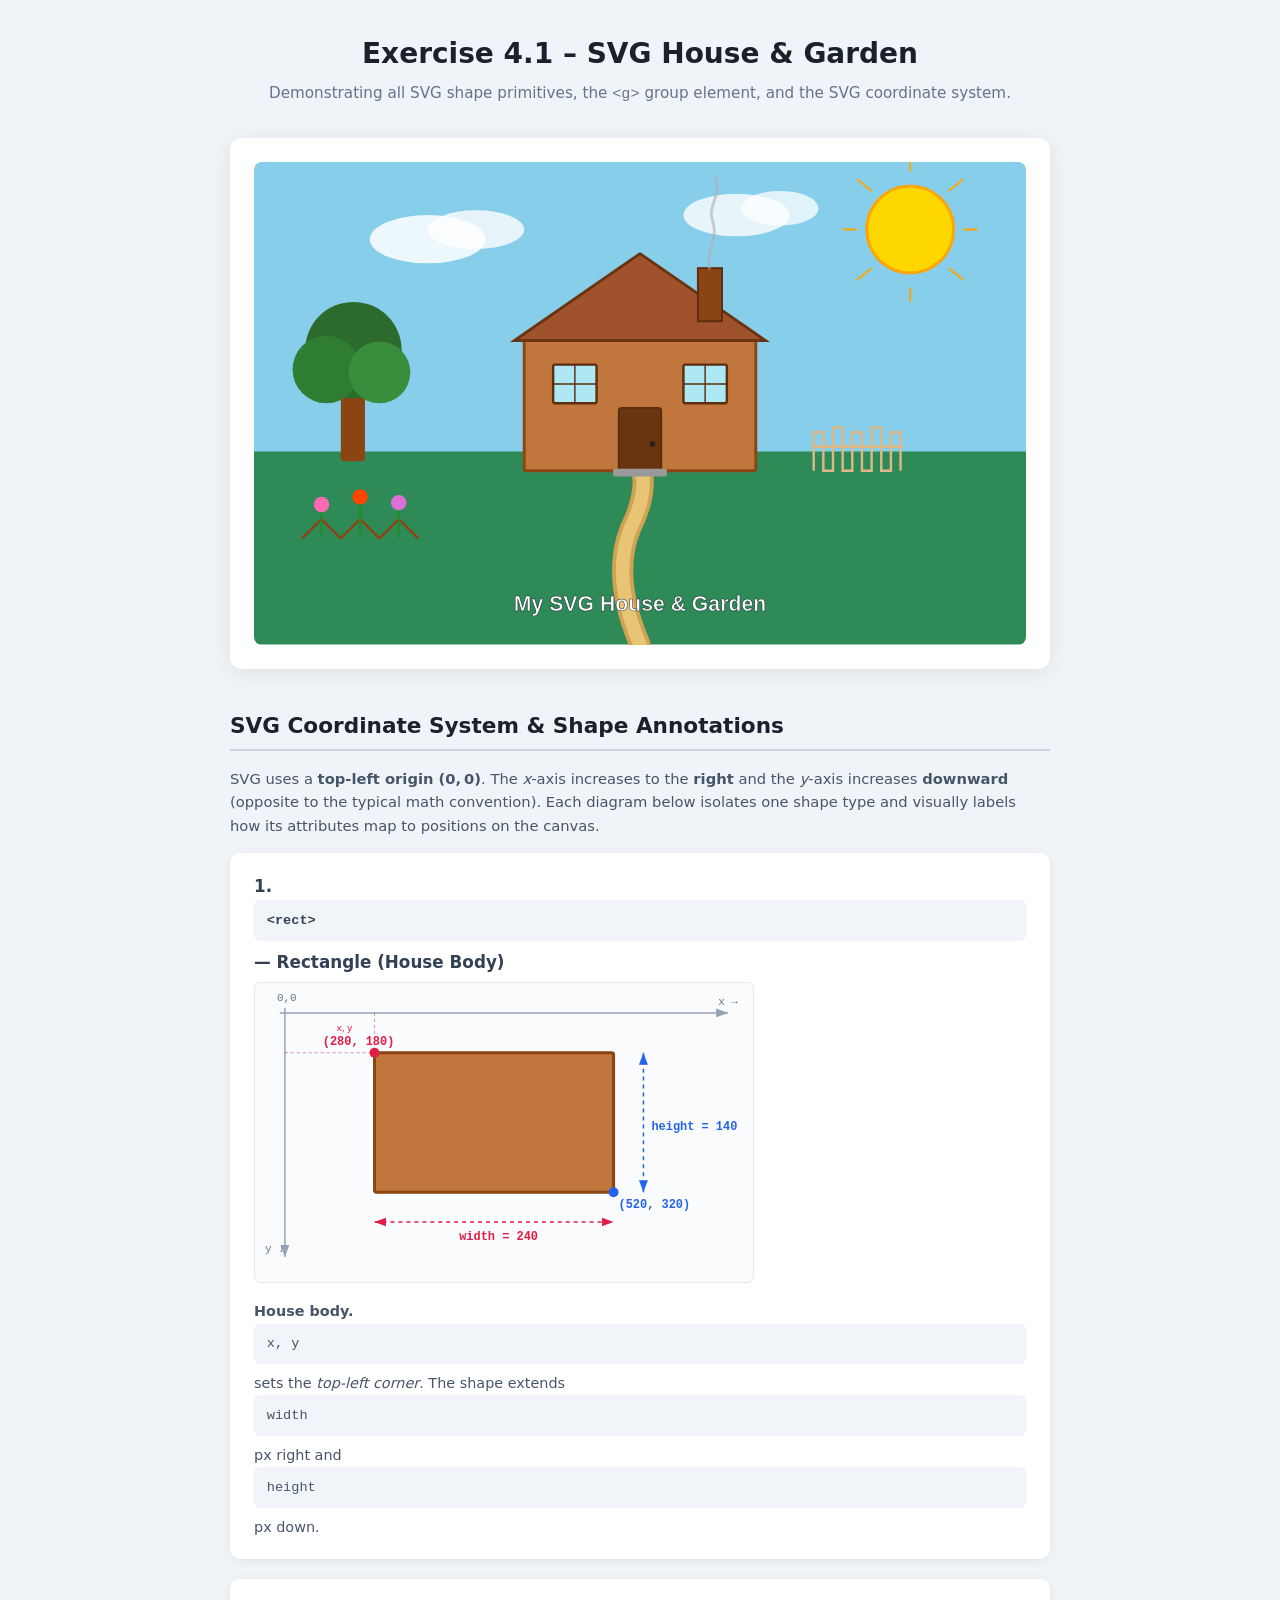
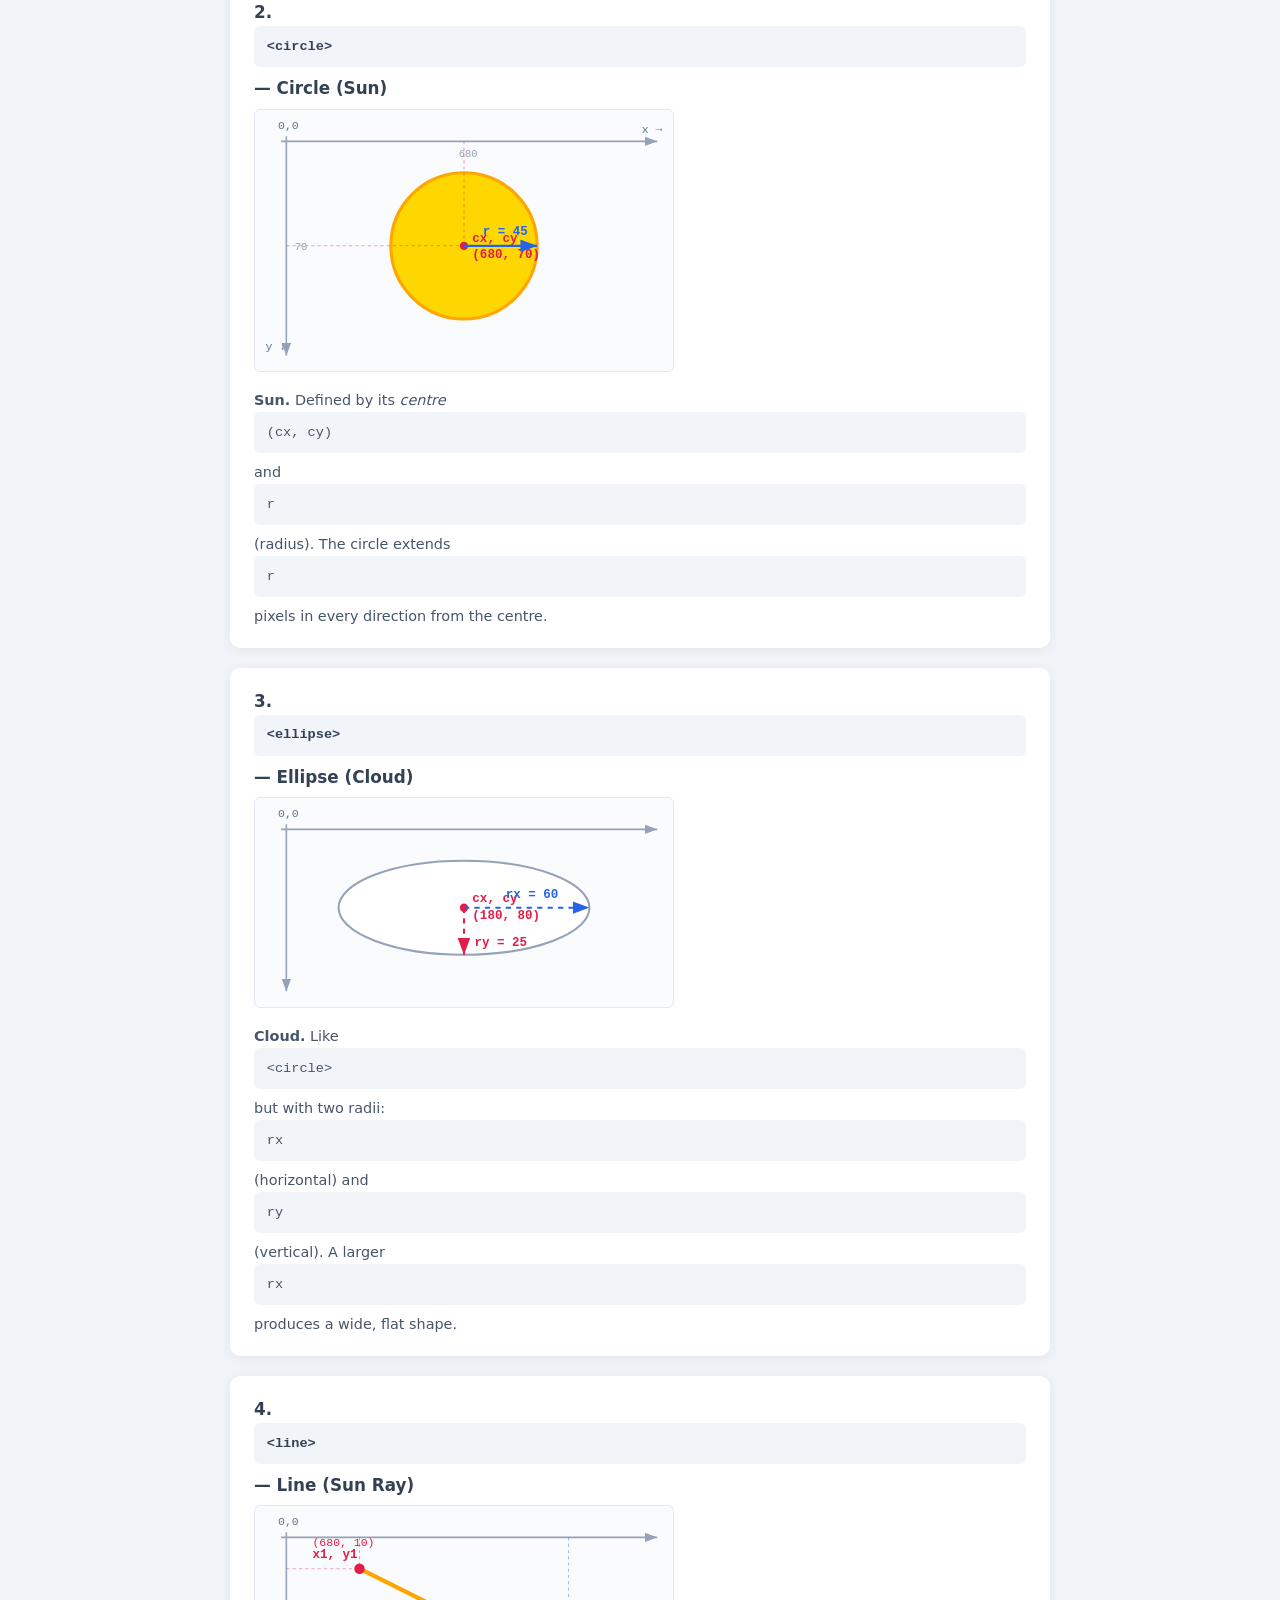
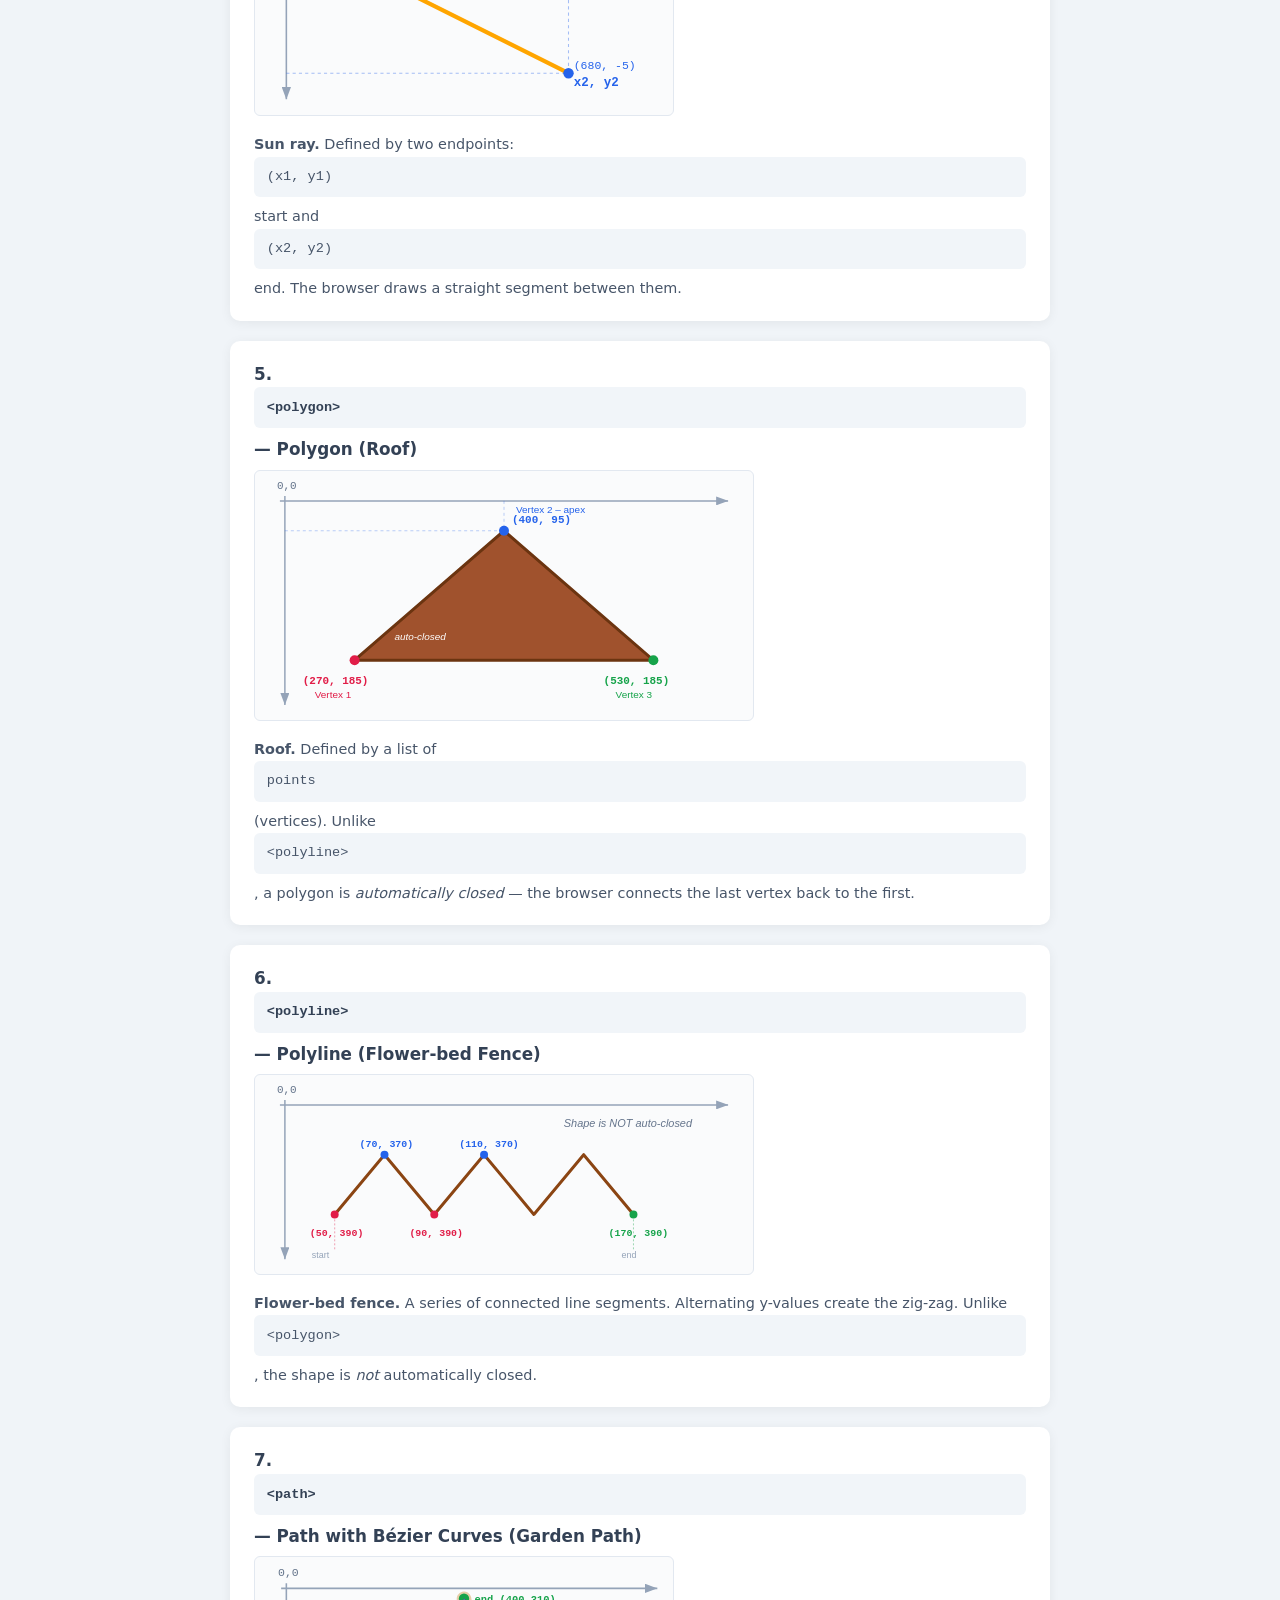
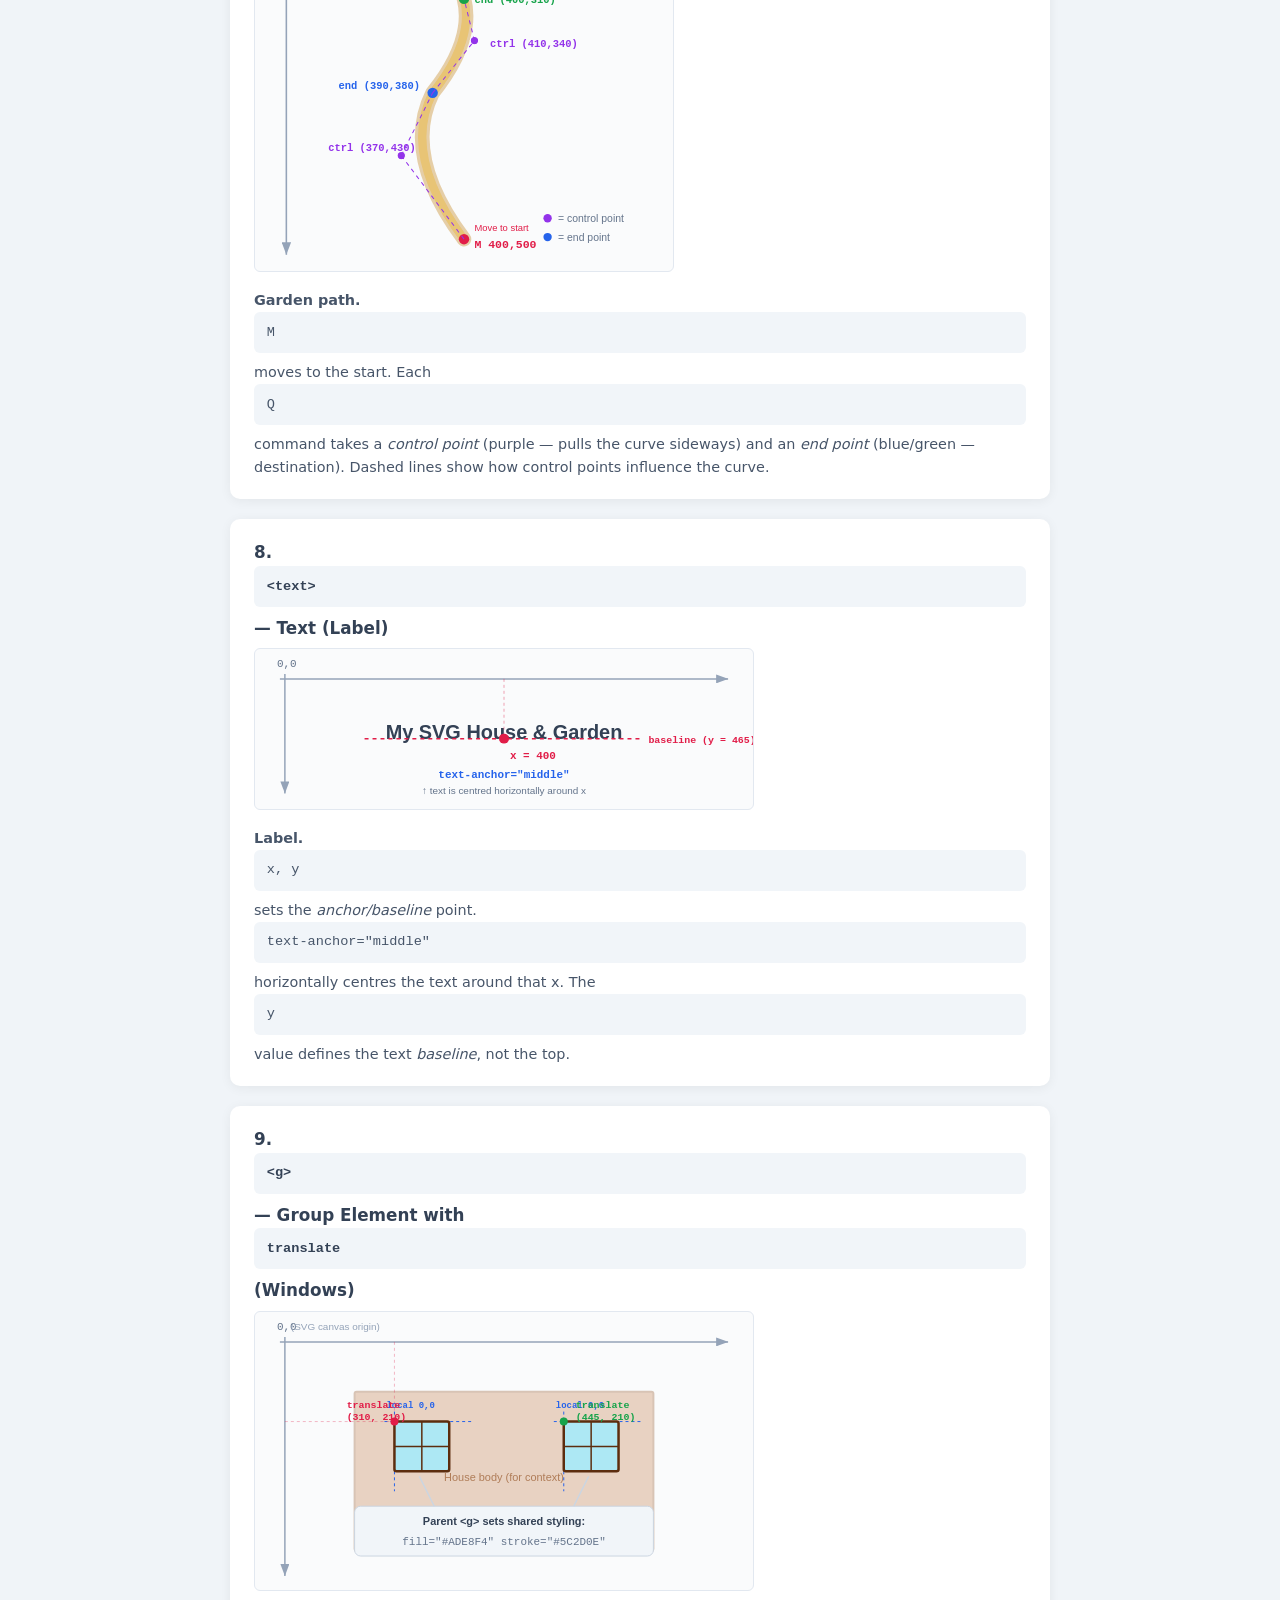
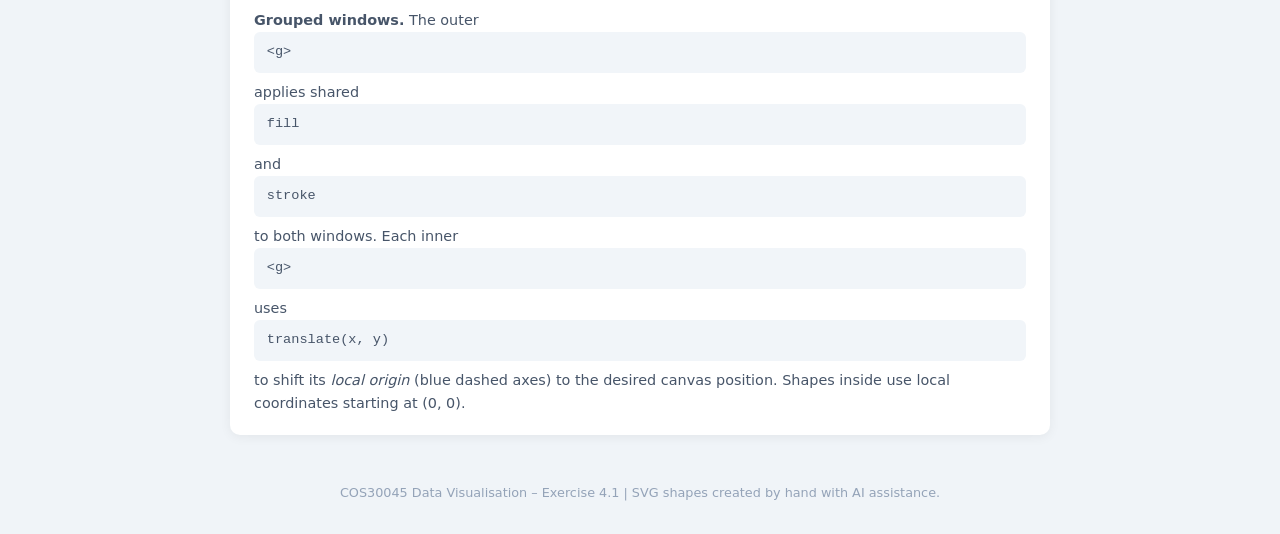
<file: Exercise 4/Exercise 4.1/index.html>
<!DOCTYPE html>
<html lang="en">
<head>
    <meta charset="UTF-8">
    <meta name="viewport" content="width=device-width, initial-scale=1.0">
    <meta name="description" content="COS30045 Exercise 4.1 – SVG Shapes: House and Garden">
    <title>Exercise 4.1 – SVG House &amp; Garden</title>
    <style>
        /* ── Reset & Base ─────────────────────────────── */
        *, *::before, *::after { box-sizing: border-box; margin: 0; padding: 0; }

        body {
            font-family: 'Segoe UI', system-ui, -apple-system, sans-serif;
            background: #f0f4f8;
            color: #1a202c;
            line-height: 1.6;
            padding: 2rem;
        }

        h1 {
            text-align: center;
            font-size: 1.75rem;
            margin-bottom: 0.25rem;
        }

        .subtitle {
            text-align: center;
            color: #64748b;
            margin-bottom: 2rem;
            font-size: 0.95rem;
        }

        /* ── Card that holds the SVG ──────────────────── */
        .svg-card {
            max-width: 820px;
            margin: 0 auto 2.5rem;
            background: #fff;
            border-radius: 12px;
            box-shadow: 0 4px 24px rgba(0,0,0,.08);
            padding: 1.5rem;
        }

        .svg-card svg {
            display: block;
            width: 100%;
            height: auto;
            border-radius: 8px;
        }

        /* ── Annotations Section ─────────────────────── */
        .annotations {
            max-width: 820px;
            margin: 0 auto 2.5rem;
        }

        .annotations h2 {
            font-size: 1.35rem;
            margin-bottom: 1rem;
            border-bottom: 2px solid #cbd5e1;
            padding-bottom: .35rem;
        }

        .shape-note {
            background: #fff;
            border-radius: 10px;
            box-shadow: 0 2px 12px rgba(0,0,0,.06);
            padding: 1.25rem 1.5rem;
            margin-bottom: 1.25rem;
        }

        .shape-note h3 {
            font-size: 1.05rem;
            color: #334155;
            margin-bottom: .4rem;
        }

        .shape-note code {
            display: block;
            background: #f1f5f9;
            padding: .6rem .8rem;
            border-radius: 6px;
            font-size: .85rem;
            overflow-x: auto;
            white-space: pre;
            margin-bottom: .5rem;
        }

        .shape-note p {
            font-size: .9rem;
            color: #475569;
        }

        /* ── Legend Table ─────────────────────────────── */
        .legend-table {
            width: 100%;
            border-collapse: collapse;
            margin-top: .75rem;
        }

        .legend-table th,
        .legend-table td {
            text-align: left;
            padding: .45rem .6rem;
            border-bottom: 1px solid #e2e8f0;
            font-size: .88rem;
        }

        .legend-table th {
            background: #f8fafc;
            font-weight: 600;
        }

        footer {
            text-align: center;
            color: #94a3b8;
            font-size: .8rem;
            margin-top: 3rem;
        }
    </style>
</head>
<body>

<h1>Exercise 4.1 – SVG House &amp; Garden</h1>
<p class="subtitle">Demonstrating all SVG shape primitives, the <code>&lt;g&gt;</code> group element, and the SVG coordinate system.</p>

<!-- ════════════════════════════════════════════════
     SVG PICTURE — House & Garden
     viewBox keeps it responsive at 800 × 500
     ════════════════════════════════════════════════ -->
<div class="svg-card">
    <svg viewBox="0 0 800 500" xmlns="http://www.w3.org/2000/svg">

        <!-- ── Sky (rect) ────────────────────────────── -->
        <rect x="0" y="0" width="800" height="320"
              fill="#87CEEB" />

        <!-- ── Sun (circle) ──────────────────────────── -->
        <circle cx="680" cy="70" r="45"
                fill="#FFD700" stroke="#FFA500" stroke-width="3" />

        <!-- ── Sun rays (line) ────────────────────────── -->
        <line x1="680" y1="10"  x2="680" y2="-5"  stroke="#FFA500" stroke-width="2" />
        <line x1="720" y1="30"  x2="735" y2="18"  stroke="#FFA500" stroke-width="2" />
        <line x1="735" y1="70"  x2="750" y2="70"  stroke="#FFA500" stroke-width="2" />
        <line x1="720" y1="110" x2="735" y2="122" stroke="#FFA500" stroke-width="2" />
        <line x1="680" y1="130" x2="680" y2="145" stroke="#FFA500" stroke-width="2" />
        <line x1="640" y1="110" x2="625" y2="122" stroke="#FFA500" stroke-width="2" />
        <line x1="625" y1="70"  x2="610" y2="70"  stroke="#FFA500" stroke-width="2" />
        <line x1="640" y1="30"  x2="625" y2="18"  stroke="#FFA500" stroke-width="2" />

        <!-- ── Clouds (ellipse) ──────────────────────── -->
        <ellipse cx="180" cy="80"  rx="60" ry="25" fill="#fff" opacity="0.85" />
        <ellipse cx="230" cy="70"  rx="50" ry="20" fill="#fff" opacity="0.80" />
        <ellipse cx="500" cy="55"  rx="55" ry="22" fill="#fff" opacity="0.80" />
        <ellipse cx="545" cy="48"  rx="40" ry="18" fill="#fff" opacity="0.75" />

        <!-- ── Ground / Grass (rect) ─────────────────── -->
        <rect x="0" y="300" width="800" height="200"
              fill="#2E8B57" />

        <!-- ── Garden path (path – quadratic curves) ─── -->
        <path d="M 400,500 Q 370,430 390,380 Q 410,340 400,310"
              fill="none" stroke="#D2A254" stroke-width="22"
              stroke-linecap="round" />
        <path d="M 400,500 Q 370,430 390,380 Q 410,340 400,310"
              fill="none" stroke="#E8C475" stroke-width="14"
              stroke-linecap="round" />

        <!-- ── Flower-bed fence (polyline) ───────────── -->
        <polyline points="50,390 70,370 90,390 110,370 130,390 150,370 170,390"
                  fill="none" stroke="#8B4513" stroke-width="2.5"
                  stroke-linejoin="round" />

        <!-- ── Flowers (circles + lines) ─────────────── -->
        <line x1="70"  y1="390" x2="70"  y2="360" stroke="#228B22" stroke-width="2" />
        <circle cx="70"  cy="355" r="8" fill="#FF69B4" />
        <line x1="110" y1="390" x2="110" y2="352" stroke="#228B22" stroke-width="2" />
        <circle cx="110" cy="347" r="8" fill="#FF4500" />
        <line x1="150" y1="390" x2="150" y2="358" stroke="#228B22" stroke-width="2" />
        <circle cx="150" cy="353" r="8" fill="#DA70D6" />

        <!-- ── Tree trunk (rect) ─────────────────────── -->
        <rect x="90" y="210" width="25" height="100"
              fill="#8B4513" rx="3" />

        <!-- ── Tree foliage (circle) ─────────────────── -->
        <circle cx="103" cy="195" r="50" fill="#2D6A2D" />
        <circle cx="75"  cy="215" r="35" fill="#2E7D32" />
        <circle cx="130" cy="218" r="32" fill="#388E3C" />

        <!-- ── House body (rect) ─────────────────────── -->
        <rect x="280" y="180" width="240" height="140"
              fill="#C0763C" stroke="#8B4513" stroke-width="3"
              rx="2" />

        <!-- ── Roof (polygon) ────────────────────────── -->
        <polygon points="270,185 400,95 530,185"
                 fill="#A0522D" stroke="#6B3410" stroke-width="3" />

        <!-- ── Chimney (rect) ────────────────────────── -->
        <rect x="460" y="110" width="25" height="55"
              fill="#8B4513" stroke="#5C2D0E" stroke-width="2" />

        <!-- ── Chimney smoke (path – cubic curve) ────── -->
        <path d="M 472,110 C 468,90 482,80 475,60 C 470,45 485,35 478,15"
              fill="none" stroke="#B0B0B0" stroke-width="3"
              stroke-linecap="round" opacity="0.6" />

        <!-- ══ Windows – grouped with <g> ════════════
             Both windows share the same style via the group.
             translate() positions each window independently.
             ═══════════════════════════════════════════ -->
        <g fill="#ADE8F4" stroke="#5C2D0E" stroke-width="2.5">
            <!-- Left window  (translated to 310, 210) -->
            <g transform="translate(310, 210)">
                <rect x="0" y="0" width="45" height="40" rx="2" />
                <!-- window cross-bars -->
                <line x1="22.5" y1="0" x2="22.5" y2="40"
                      stroke="#5C2D0E" stroke-width="1.5" />
                <line x1="0" y1="20" x2="45" y2="20"
                      stroke="#5C2D0E" stroke-width="1.5" />
            </g>
            <!-- Right window (translated to 445, 210) -->
            <g transform="translate(445, 210)">
                <rect x="0" y="0" width="45" height="40" rx="2" />
                <line x1="22.5" y1="0" x2="22.5" y2="40"
                      stroke="#5C2D0E" stroke-width="1.5" />
                <line x1="0" y1="20" x2="45" y2="20"
                      stroke="#5C2D0E" stroke-width="1.5" />
            </g>
        </g>

        <!-- ── Door (rect + circle knob) ─────────────── -->
        <rect x="378" y="255" width="44" height="65"
              fill="#6B3410" stroke="#5C2D0E" stroke-width="2"
              rx="3" />
        <circle cx="413" cy="292" r="3" fill="#222" />

        <!-- ── Door step (rect) ──────────────────────── -->
        <rect x="372" y="318" width="56" height="8"
              fill="#999" rx="2" />

        <!-- ── Fence on the right (polyline) ─────────── -->
        <polyline points="580,320 580,280 590,280 590,320 600,320 600,275 610,275 610,320
                          620,320 620,280 630,280 630,320 640,320 640,275 650,275 650,320
                          660,320 660,280 670,280 670,320"
                  fill="none" stroke="#DEB887" stroke-width="2.5" />
        <line x1="578" y1="295" x2="672" y2="295"
              stroke="#DEB887" stroke-width="3" />

        <!-- ── Text label ────────────────────────────── -->
        <text x="400" y="465" text-anchor="middle"
              font-family="'Segoe UI', sans-serif" font-size="22"
              font-weight="bold" fill="#fff" stroke="#1a202c"
              stroke-width="0.5">
            My SVG House &amp; Garden
        </text>

    </svg>
</div>

<!-- ════════════════════════════════════════════════
     VISUAL ANNOTATIONS — Annotated SVG diagrams
     showing how coordinates map to drawn shapes
     ════════════════════════════════════════════════ -->
<div class="annotations">
    <h2>SVG Coordinate System &amp; Shape Annotations</h2>

    <p style="margin-bottom:1rem;font-size:.92rem;color:#475569;">
        SVG uses a <strong>top-left origin&nbsp;(0,&thinsp;0)</strong>.
        The <em>x</em>-axis increases to the <strong>right</strong> and
        the <em>y</em>-axis increases <strong>downward</strong> (opposite to the
        typical math convention). Each diagram below isolates one shape type
        and visually labels how its attributes map to positions on the canvas.
    </p>

    <!-- ─── 1. RECT ──────────────────────────────────── -->
    <div class="shape-note">
        <h3>1. <code>&lt;rect&gt;</code> — Rectangle (House Body)</h3>
        <svg viewBox="0 0 500 300" style="max-width:500px;background:#fafbfc;border:1px solid #e2e8f0;border-radius:6px;margin-bottom:.6rem;">
            <!-- Axes -->
            <line x1="30" y1="25" x2="30" y2="275" stroke="#94a3b8" stroke-width="1.5" marker-end="url(#arrowGrey)"/>
            <line x1="25" y1="30" x2="475" y2="30" stroke="#94a3b8" stroke-width="1.5" marker-end="url(#arrowGrey)"/>
            <text x="22" y="18" font-size="11" fill="#64748b" font-family="monospace">0,0</text>
            <text x="465" y="22" font-size="11" fill="#64748b" font-family="monospace">x →</text>
            <text x="10" y="270" font-size="11" fill="#64748b" font-family="monospace">y ↓</text>
            <!-- Arrow marker -->
            <defs>
                <marker id="arrowGrey" markerWidth="8" markerHeight="6" refX="8" refY="3" orient="auto"><path d="M0,0 L8,3 L0,6 Z" fill="#94a3b8"/></marker>
                <marker id="arrowRed" markerWidth="8" markerHeight="6" refX="8" refY="3" orient="auto"><path d="M0,0 L8,3 L0,6 Z" fill="#e11d48"/></marker>
                <marker id="arrowRedR" markerWidth="8" markerHeight="6" refX="0" refY="3" orient="auto"><path d="M8,0 L0,3 L8,6 Z" fill="#e11d48"/></marker>
                <marker id="arrowBlue" markerWidth="8" markerHeight="6" refX="8" refY="3" orient="auto"><path d="M0,0 L8,3 L0,6 Z" fill="#2563eb"/></marker>
                <marker id="arrowBlueR" markerWidth="8" markerHeight="6" refX="0" refY="3" orient="auto"><path d="M8,0 L0,3 L8,6 Z" fill="#2563eb"/></marker>
            </defs>
            <!-- The rect -->
            <rect x="120" y="70" width="240" height="140" fill="#C0763C" stroke="#8B4513" stroke-width="3" rx="2"/>
            <!-- Top-left dot + label -->
            <circle cx="120" cy="70" r="5" fill="#e11d48"/>
            <text x="68" y="62" font-size="12" fill="#e11d48" font-weight="bold" font-family="monospace">(280, 180)</text>
            <text x="82" y="48" font-size="10" fill="#e11d48" font-family="sans-serif">x, y</text>
            <!-- Bottom-right dot + label -->
            <circle cx="360" cy="210" r="5" fill="#2563eb"/>
            <text x="365" y="226" font-size="12" fill="#2563eb" font-weight="bold" font-family="monospace">(520, 320)</text>
            <!-- Width dimension line -->
            <line x1="120" y1="240" x2="360" y2="240" stroke="#e11d48" stroke-width="1.5" stroke-dasharray="4" marker-start="url(#arrowRedR)" marker-end="url(#arrowRed)"/>
            <text x="205" y="258" font-size="12" fill="#e11d48" font-weight="bold" font-family="monospace">width = 240</text>
            <!-- Height dimension line -->
            <line x1="390" y1="70" x2="390" y2="210" stroke="#2563eb" stroke-width="1.5" stroke-dasharray="4" marker-start="url(#arrowBlueR)" marker-end="url(#arrowBlue)"/>
            <text x="398" y="148" font-size="12" fill="#2563eb" font-weight="bold" font-family="monospace">height = 140</text>
            <!-- Dashed guides from axes to corner -->
            <line x1="30" y1="70" x2="120" y2="70" stroke="#e11d48" stroke-width="1" stroke-dasharray="3" opacity="0.5"/>
            <line x1="120" y1="30" x2="120" y2="70" stroke="#e11d48" stroke-width="1" stroke-dasharray="3" opacity="0.5"/>
        </svg>
        <p><strong>House body.</strong> <code>x, y</code> sets the <em>top-left corner</em>. The shape extends <code>width</code> px right and <code>height</code> px down.</p>
    </div>

    <!-- ─── 2. CIRCLE ────────────────────────────────── -->
    <div class="shape-note">
        <h3>2. <code>&lt;circle&gt;</code> — Circle (Sun)</h3>
        <svg viewBox="0 0 400 250" style="max-width:420px;background:#fafbfc;border:1px solid #e2e8f0;border-radius:6px;margin-bottom:.6rem;">
            <!-- Axes -->
            <line x1="30" y1="25" x2="30" y2="235" stroke="#94a3b8" stroke-width="1.5" marker-end="url(#arrowGrey)"/>
            <line x1="25" y1="30" x2="385" y2="30" stroke="#94a3b8" stroke-width="1.5" marker-end="url(#arrowGrey)"/>
            <text x="22" y="18" font-size="11" fill="#64748b" font-family="monospace">0,0</text>
            <text x="370" y="22" font-size="11" fill="#64748b" font-family="monospace">x →</text>
            <text x="10" y="230" font-size="11" fill="#64748b" font-family="monospace">y ↓</text>
            <!-- Circle -->
            <circle cx="200" cy="130" r="70" fill="#FFD700" stroke="#FFA500" stroke-width="3"/>
            <!-- Centre dot + label -->
            <circle cx="200" cy="130" r="4" fill="#e11d48"/>
            <text x="208" y="126" font-size="12" fill="#e11d48" font-weight="bold" font-family="monospace">cx, cy</text>
            <text x="208" y="142" font-size="12" fill="#e11d48" font-weight="bold" font-family="monospace">(680, 70)</text>
            <!-- Radius line -->
            <line x1="200" y1="130" x2="270" y2="130" stroke="#2563eb" stroke-width="2" marker-end="url(#arrowBlue)"/>
            <text x="218" y="120" font-size="12" fill="#2563eb" font-weight="bold" font-family="monospace">r = 45</text>
            <!-- Dashed guides from axes to centre -->
            <line x1="30" y1="130" x2="200" y2="130" stroke="#e11d48" stroke-width="1" stroke-dasharray="3" opacity="0.4"/>
            <line x1="200" y1="30" x2="200" y2="130" stroke="#e11d48" stroke-width="1" stroke-dasharray="3" opacity="0.4"/>
            <!-- Axis ticks -->
            <text x="195" y="45" font-size="10" fill="#94a3b8" font-family="monospace">680</text>
            <text x="38" y="134" font-size="10" fill="#94a3b8" font-family="monospace">70</text>
        </svg>
        <p><strong>Sun.</strong> Defined by its <em>centre</em> <code>(cx, cy)</code> and <code>r</code> (radius). The circle extends <code>r</code> pixels in every direction from the centre.</p>
    </div>

    <!-- ─── 3. ELLIPSE ───────────────────────────────── -->
    <div class="shape-note">
        <h3>3. <code>&lt;ellipse&gt;</code> — Ellipse (Cloud)</h3>
        <svg viewBox="0 0 400 200" style="max-width:420px;background:#fafbfc;border:1px solid #e2e8f0;border-radius:6px;margin-bottom:.6rem;">
            <!-- Axes -->
            <line x1="30" y1="25" x2="30" y2="185" stroke="#94a3b8" stroke-width="1.5" marker-end="url(#arrowGrey)"/>
            <line x1="25" y1="30" x2="385" y2="30" stroke="#94a3b8" stroke-width="1.5" marker-end="url(#arrowGrey)"/>
            <text x="22" y="18" font-size="11" fill="#64748b" font-family="monospace">0,0</text>
            <!-- Ellipse -->
            <ellipse cx="200" cy="105" rx="120" ry="45" fill="#fff" stroke="#94a3b8" stroke-width="2"/>
            <!-- Centre dot -->
            <circle cx="200" cy="105" r="4" fill="#e11d48"/>
            <text x="208" y="100" font-size="12" fill="#e11d48" font-weight="bold" font-family="monospace">cx, cy</text>
            <text x="208" y="116" font-size="12" fill="#e11d48" font-weight="bold" font-family="monospace">(180, 80)</text>
            <!-- rx line -->
            <line x1="200" y1="105" x2="320" y2="105" stroke="#2563eb" stroke-width="2" stroke-dasharray="5" marker-end="url(#arrowBlue)"/>
            <text x="240" y="96" font-size="12" fill="#2563eb" font-weight="bold" font-family="monospace">rx = 60</text>
            <!-- ry line -->
            <line x1="200" y1="105" x2="200" y2="150" stroke="#e11d48" stroke-width="2" stroke-dasharray="5" marker-end="url(#arrowRed)"/>
            <text x="210" y="142" font-size="12" fill="#e11d48" font-weight="bold" font-family="monospace">ry = 25</text>
        </svg>
        <p><strong>Cloud.</strong> Like <code>&lt;circle&gt;</code> but with two radii: <code>rx</code> (horizontal) and <code>ry</code> (vertical). A larger <code>rx</code> produces a wide, flat shape.</p>
    </div>

    <!-- ─── 4. LINE ──────────────────────────────────── -->
    <div class="shape-note">
        <h3>4. <code>&lt;line&gt;</code> — Line (Sun Ray)</h3>
        <svg viewBox="0 0 400 200" style="max-width:420px;background:#fafbfc;border:1px solid #e2e8f0;border-radius:6px;margin-bottom:.6rem;">
            <!-- Axes -->
            <line x1="30" y1="25" x2="30" y2="185" stroke="#94a3b8" stroke-width="1.5" marker-end="url(#arrowGrey)"/>
            <line x1="25" y1="30" x2="385" y2="30" stroke="#94a3b8" stroke-width="1.5" marker-end="url(#arrowGrey)"/>
            <text x="22" y="18" font-size="11" fill="#64748b" font-family="monospace">0,0</text>
            <!-- The line shape (diagonal for visibility) -->
            <line x1="100" y1="60" x2="300" y2="160" stroke="#FFA500" stroke-width="4" stroke-linecap="round"/>
            <!-- Start point -->
            <circle cx="100" cy="60" r="5" fill="#e11d48"/>
            <text x="55" y="50" font-size="12" fill="#e11d48" font-weight="bold" font-family="monospace">x1, y1</text>
            <text x="55" y="38" font-size="11" fill="#e11d48" font-family="monospace">(680, 10)</text>
            <!-- End point -->
            <circle cx="300" cy="160" r="5" fill="#2563eb"/>
            <text x="305" y="172" font-size="12" fill="#2563eb" font-weight="bold" font-family="monospace">x2, y2</text>
            <text x="305" y="156" font-size="11" fill="#2563eb" font-family="monospace">(680, -5)</text>
            <!-- Dashed guides -->
            <line x1="30" y1="60" x2="100" y2="60" stroke="#e11d48" stroke-width="1" stroke-dasharray="3" opacity="0.4"/>
            <line x1="100" y1="30" x2="100" y2="60" stroke="#e11d48" stroke-width="1" stroke-dasharray="3" opacity="0.4"/>
            <line x1="30" y1="160" x2="300" y2="160" stroke="#2563eb" stroke-width="1" stroke-dasharray="3" opacity="0.4"/>
            <line x1="300" y1="30" x2="300" y2="160" stroke="#2563eb" stroke-width="1" stroke-dasharray="3" opacity="0.4"/>
        </svg>
        <p><strong>Sun ray.</strong> Defined by two endpoints: <code>(x1, y1)</code> start and <code>(x2, y2)</code> end. The browser draws a straight segment between them.</p>
    </div>

    <!-- ─── 5. POLYGON ───────────────────────────────── -->
    <div class="shape-note">
        <h3>5. <code>&lt;polygon&gt;</code> — Polygon (Roof)</h3>
        <svg viewBox="0 0 500 250" style="max-width:500px;background:#fafbfc;border:1px solid #e2e8f0;border-radius:6px;margin-bottom:.6rem;">
            <!-- Axes -->
            <line x1="30" y1="25" x2="30" y2="235" stroke="#94a3b8" stroke-width="1.5" marker-end="url(#arrowGrey)"/>
            <line x1="25" y1="30" x2="475" y2="30" stroke="#94a3b8" stroke-width="1.5" marker-end="url(#arrowGrey)"/>
            <text x="22" y="18" font-size="11" fill="#64748b" font-family="monospace">0,0</text>
            <!-- Triangle -->
            <polygon points="100,190 250,60 400,190" fill="#A0522D" stroke="#6B3410" stroke-width="3"/>
            <!-- Vertex 1 -->
            <circle cx="100" cy="190" r="5" fill="#e11d48"/>
            <text x="48" y="214" font-size="11" fill="#e11d48" font-weight="bold" font-family="monospace">(270, 185)</text>
            <text x="60" y="228" font-size="10" fill="#e11d48" font-family="sans-serif">Vertex 1</text>
            <!-- Vertex 2 (apex) -->
            <circle cx="250" cy="60" r="5" fill="#2563eb"/>
            <text x="258" y="52" font-size="11" fill="#2563eb" font-weight="bold" font-family="monospace">(400, 95)</text>
            <text x="262" y="42" font-size="10" fill="#2563eb" font-family="sans-serif">Vertex 2 – apex</text>
            <!-- Vertex 3 -->
            <circle cx="400" cy="190" r="5" fill="#16a34a"/>
            <text x="350" y="214" font-size="11" fill="#16a34a" font-weight="bold" font-family="monospace">(530, 185)</text>
            <text x="362" y="228" font-size="10" fill="#16a34a" font-family="sans-serif">Vertex 3</text>
            <!-- Auto-close arrow -->
            <text x="140" y="170" font-size="10" fill="#fff" font-family="sans-serif" font-style="italic">auto-closed</text>
            <!-- Dashed guides from axes -->
            <line x1="30" y1="60" x2="250" y2="60" stroke="#2563eb" stroke-width="1" stroke-dasharray="3" opacity="0.3"/>
            <line x1="250" y1="30" x2="250" y2="60" stroke="#2563eb" stroke-width="1" stroke-dasharray="3" opacity="0.3"/>
        </svg>
        <p><strong>Roof.</strong> Defined by a list of <code>points</code> (vertices). Unlike <code>&lt;polyline&gt;</code>, a polygon is <em>automatically closed</em> — the browser connects the last vertex back to the first.</p>
    </div>

    <!-- ─── 6. POLYLINE ──────────────────────────────── -->
    <div class="shape-note">
        <h3>6. <code>&lt;polyline&gt;</code> — Polyline (Flower-bed Fence)</h3>
        <svg viewBox="0 0 500 200" style="max-width:500px;background:#fafbfc;border:1px solid #e2e8f0;border-radius:6px;margin-bottom:.6rem;">
            <!-- Axes -->
            <line x1="30" y1="25" x2="30" y2="185" stroke="#94a3b8" stroke-width="1.5" marker-end="url(#arrowGrey)"/>
            <line x1="25" y1="30" x2="475" y2="30" stroke="#94a3b8" stroke-width="1.5" marker-end="url(#arrowGrey)"/>
            <text x="22" y="18" font-size="11" fill="#64748b" font-family="monospace">0,0</text>
            <!-- Polyline zig-zag -->
            <polyline points="80,140 130,80 180,140 230,80 280,140 330,80 380,140"
                      fill="none" stroke="#8B4513" stroke-width="3" stroke-linejoin="round"/>
            <!-- Vertex dots + labels (first, middle, last) -->
            <circle cx="80" cy="140" r="4" fill="#e11d48"/>
            <text x="55" y="162" font-size="10" fill="#e11d48" font-weight="bold" font-family="monospace">(50, 390)</text>
            <circle cx="130" cy="80" r="4" fill="#2563eb"/>
            <text x="105" y="72" font-size="10" fill="#2563eb" font-weight="bold" font-family="monospace">(70, 370)</text>
            <circle cx="180" cy="140" r="4" fill="#e11d48"/>
            <text x="155" y="162" font-size="10" fill="#e11d48" font-weight="bold" font-family="monospace">(90, 390)</text>
            <circle cx="230" cy="80" r="4" fill="#2563eb"/>
            <text x="205" y="72" font-size="10" fill="#2563eb" font-weight="bold" font-family="monospace">(110, 370)</text>
            <circle cx="380" cy="140" r="4" fill="#16a34a"/>
            <text x="355" y="162" font-size="10" fill="#16a34a" font-weight="bold" font-family="monospace">(170, 390)</text>
            <!-- "NOT closed" annotation -->
            <text x="310" y="52" font-size="11" fill="#64748b" font-style="italic" font-family="sans-serif">Shape is NOT auto-closed</text>
            <line x1="80" y1="145" x2="80" y2="175" stroke="#e11d48" stroke-width="1" stroke-dasharray="2" opacity="0.4"/>
            <text x="57" y="184" font-size="9" fill="#94a3b8" font-family="sans-serif">start</text>
            <line x1="380" y1="145" x2="380" y2="175" stroke="#16a34a" stroke-width="1" stroke-dasharray="2" opacity="0.4"/>
            <text x="368" y="184" font-size="9" fill="#94a3b8" font-family="sans-serif">end</text>
        </svg>
        <p><strong>Flower-bed fence.</strong> A series of connected line segments. Alternating y-values create the zig-zag. Unlike <code>&lt;polygon&gt;</code>, the shape is <em>not</em> automatically closed.</p>
    </div>

    <!-- ─── 7. PATH ──────────────────────────────────── -->
    <div class="shape-note">
        <h3>7. <code>&lt;path&gt;</code> — Path with Bézier Curves (Garden Path)</h3>
        <svg viewBox="0 0 400 300" style="max-width:420px;background:#fafbfc;border:1px solid #e2e8f0;border-radius:6px;margin-bottom:.6rem;">
            <!-- Axes -->
            <line x1="30" y1="25" x2="30" y2="285" stroke="#94a3b8" stroke-width="1.5" marker-end="url(#arrowGrey)"/>
            <line x1="25" y1="30" x2="385" y2="30" stroke="#94a3b8" stroke-width="1.5" marker-end="url(#arrowGrey)"/>
            <text x="22" y="18" font-size="11" fill="#64748b" font-family="monospace">0,0</text>
            <!-- The path curve (scaled for diagram) -->
            <path d="M 200,270 Q 140,190 170,130 Q 210,80 200,40"
                  fill="none" stroke="#D2A254" stroke-width="14" stroke-linecap="round" opacity="0.5"/>
            <path d="M 200,270 Q 140,190 170,130 Q 210,80 200,40"
                  fill="none" stroke="#E8C475" stroke-width="8" stroke-linecap="round"/>
            <!-- M start point -->
            <circle cx="200" cy="270" r="5" fill="#e11d48"/>
            <text x="210" y="278" font-size="11" fill="#e11d48" font-weight="bold" font-family="monospace">M 400,500</text>
            <text x="210" y="262" font-size="9" fill="#e11d48" font-family="sans-serif">Move to start</text>
            <!-- Q1 control point -->
            <circle cx="140" cy="190" r="4" fill="#9333ea" stroke="#fff" stroke-width="1"/>
            <line x1="200" y1="270" x2="140" y2="190" stroke="#9333ea" stroke-width="1" stroke-dasharray="4"/>
            <text x="70" y="186" font-size="10" fill="#9333ea" font-weight="bold" font-family="monospace">ctrl (370,430)</text>
            <!-- Q1 end point -->
            <circle cx="170" cy="130" r="5" fill="#2563eb"/>
            <line x1="140" y1="190" x2="170" y2="130" stroke="#9333ea" stroke-width="1" stroke-dasharray="4"/>
            <text x="80" y="126" font-size="10" fill="#2563eb" font-weight="bold" font-family="monospace">end (390,380)</text>
            <!-- Q2 control point -->
            <circle cx="210" cy="80" r="4" fill="#9333ea" stroke="#fff" stroke-width="1"/>
            <line x1="170" y1="130" x2="210" y2="80" stroke="#9333ea" stroke-width="1" stroke-dasharray="4"/>
            <text x="225" y="86" font-size="10" fill="#9333ea" font-weight="bold" font-family="monospace">ctrl (410,340)</text>
            <!-- Q2 end point -->
            <circle cx="200" cy="40" r="5" fill="#16a34a"/>
            <line x1="210" y1="80" x2="200" y2="40" stroke="#9333ea" stroke-width="1" stroke-dasharray="4"/>
            <text x="210" y="44" font-size="10" fill="#16a34a" font-weight="bold" font-family="monospace">end (400,310)</text>
            <!-- Legend -->
            <circle cx="280" cy="250" r="4" fill="#9333ea"/><text x="290" y="254" font-size="10" fill="#64748b" font-family="sans-serif">= control point</text>
            <circle cx="280" cy="268" r="4" fill="#2563eb"/><text x="290" y="272" font-size="10" fill="#64748b" font-family="sans-serif">= end point</text>
        </svg>
        <p><strong>Garden path.</strong> <code>M</code> moves to the start. Each <code>Q</code> command takes a <em>control point</em> (purple — pulls the curve sideways) and an <em>end point</em> (blue/green — destination). Dashed lines show how control points influence the curve.</p>
    </div>

    <!-- ─── 8. TEXT ───────────────────────────────────── -->
    <div class="shape-note">
        <h3>8. <code>&lt;text&gt;</code> — Text (Label)</h3>
        <svg viewBox="0 0 500 160" style="max-width:500px;background:#fafbfc;border:1px solid #e2e8f0;border-radius:6px;margin-bottom:.6rem;">
            <!-- Axes -->
            <line x1="30" y1="25" x2="30" y2="145" stroke="#94a3b8" stroke-width="1.5" marker-end="url(#arrowGrey)"/>
            <line x1="25" y1="30" x2="475" y2="30" stroke="#94a3b8" stroke-width="1.5" marker-end="url(#arrowGrey)"/>
            <text x="22" y="18" font-size="11" fill="#64748b" font-family="monospace">0,0</text>
            <!-- The text element -->
            <text x="250" y="90" text-anchor="middle" font-family="'Segoe UI', sans-serif"
                  font-size="20" font-weight="bold" fill="#334155">My SVG House &amp; Garden</text>
            <!-- Anchor point -->
            <circle cx="250" cy="90" r="5" fill="#e11d48"/>
            <!-- Baseline line -->
            <line x1="110" y1="90" x2="390" y2="90" stroke="#e11d48" stroke-width="1.5" stroke-dasharray="4"/>
            <text x="395" y="94" font-size="10" fill="#e11d48" font-weight="bold" font-family="monospace">baseline (y = 465)</text>
            <!-- Anchor label -->
            <line x1="250" y1="30" x2="250" y2="85" stroke="#e11d48" stroke-width="1" stroke-dasharray="3" opacity="0.4"/>
            <text x="256" y="110" font-size="11" fill="#e11d48" font-weight="bold" font-family="monospace">x = 400</text>
            <!-- text-anchor annotation -->
            <text x="250" y="130" text-anchor="middle" font-size="11" fill="#2563eb" font-family="monospace" font-weight="bold">text-anchor="middle"</text>
            <text x="250" y="146" text-anchor="middle" font-size="10" fill="#64748b" font-family="sans-serif">↑ text is centred horizontally around x</text>
        </svg>
        <p><strong>Label.</strong> <code>x, y</code> sets the <em>anchor/baseline</em> point. <code>text-anchor="middle"</code> horizontally centres the text around that x. The <code>y</code> value defines the text <em>baseline</em>, not the top.</p>
    </div>

    <!-- ─── 9. GROUP <g> ─────────────────────────────── -->
    <div class="shape-note">
        <h3>9. <code>&lt;g&gt;</code> — Group Element with <code>translate</code> (Windows)</h3>
        <svg viewBox="0 0 500 280" style="max-width:500px;background:#fafbfc;border:1px solid #e2e8f0;border-radius:6px;margin-bottom:.6rem;">
            <!-- Axes (global) -->
            <line x1="30" y1="25" x2="30" y2="265" stroke="#94a3b8" stroke-width="1.5" marker-end="url(#arrowGrey)"/>
            <line x1="25" y1="30" x2="475" y2="30" stroke="#94a3b8" stroke-width="1.5" marker-end="url(#arrowGrey)"/>
            <text x="22" y="18" font-size="11" fill="#64748b" font-family="monospace">0,0</text>
            <text x="36" y="18" font-size="10" fill="#94a3b8" font-family="sans-serif">(SVG canvas origin)</text>
            <!-- House body reference -->
            <rect x="100" y="80" width="300" height="160" fill="#C0763C" stroke="#8B4513" stroke-width="2" opacity="0.3" rx="2"/>
            <text x="250" y="170" text-anchor="middle" font-size="11" fill="#8B4513" font-family="sans-serif" opacity="0.6">House body (for context)</text>

            <!-- LEFT WINDOW with local axes -->
            <g transform="translate(140, 110)">
                <!-- Local axes -->
                <line x1="0" y1="-10" x2="0" y2="70" stroke="#2563eb" stroke-width="1" stroke-dasharray="3"/>
                <line x1="-10" y1="0" x2="80" y2="0" stroke="#2563eb" stroke-width="1" stroke-dasharray="3"/>
                <text x="-8" y="-14" font-size="9" fill="#2563eb" font-weight="bold" font-family="monospace">local 0,0</text>
                <!-- Window rect -->
                <rect x="0" y="0" width="55" height="50" rx="2" fill="#ADE8F4" stroke="#5C2D0E" stroke-width="2.5"/>
                <line x1="27.5" y1="0" x2="27.5" y2="50" stroke="#5C2D0E" stroke-width="1.5"/>
                <line x1="0" y1="25" x2="55" y2="25" stroke="#5C2D0E" stroke-width="1.5"/>
            </g>
            <!-- Translate label for left window -->
            <circle cx="140" cy="110" r="4" fill="#e11d48"/>
            <text x="92" y="96" font-size="10" fill="#e11d48" font-weight="bold" font-family="monospace">translate</text>
            <text x="92" y="108" font-size="10" fill="#e11d48" font-weight="bold" font-family="monospace">(310, 210)</text>
            <!-- Dashed guide from global origin to translate point -->
            <line x1="30" y1="110" x2="140" y2="110" stroke="#e11d48" stroke-width="1" stroke-dasharray="3" opacity="0.3"/>
            <line x1="140" y1="30" x2="140" y2="110" stroke="#e11d48" stroke-width="1" stroke-dasharray="3" opacity="0.3"/>

            <!-- RIGHT WINDOW with local axes -->
            <g transform="translate(310, 110)">
                <!-- Local axes -->
                <line x1="0" y1="-10" x2="0" y2="70" stroke="#2563eb" stroke-width="1" stroke-dasharray="3"/>
                <line x1="-10" y1="0" x2="80" y2="0" stroke="#2563eb" stroke-width="1" stroke-dasharray="3"/>
                <text x="-8" y="-14" font-size="9" fill="#2563eb" font-weight="bold" font-family="monospace">local 0,0</text>
                <!-- Window rect -->
                <rect x="0" y="0" width="55" height="50" rx="2" fill="#ADE8F4" stroke="#5C2D0E" stroke-width="2.5"/>
                <line x1="27.5" y1="0" x2="27.5" y2="50" stroke="#5C2D0E" stroke-width="1.5"/>
                <line x1="0" y1="25" x2="55" y2="25" stroke="#5C2D0E" stroke-width="1.5"/>
            </g>
            <!-- Translate label for right window -->
            <circle cx="310" cy="110" r="4" fill="#16a34a"/>
            <text x="322" y="96" font-size="10" fill="#16a34a" font-weight="bold" font-family="monospace">translate</text>
            <text x="322" y="108" font-size="10" fill="#16a34a" font-weight="bold" font-family="monospace">(445, 210)</text>

            <!-- Shared styling annotation -->
            <rect x="100" y="195" width="300" height="50" rx="6" fill="#f1f5f9" stroke="#cbd5e1" stroke-width="1"/>
            <text x="250" y="214" text-anchor="middle" font-size="11" fill="#334155" font-weight="bold" font-family="sans-serif">Parent &lt;g&gt; sets shared styling:</text>
            <text x="250" y="234" text-anchor="middle" font-size="11" fill="#64748b" font-family="monospace">fill="#ADE8F4"  stroke="#5C2D0E"</text>
            <!-- Arrow from box to both windows -->
            <line x1="180" y1="195" x2="165" y2="165" stroke="#cbd5e1" stroke-width="1.5"/>
            <line x1="320" y1="195" x2="335" y2="165" stroke="#cbd5e1" stroke-width="1.5"/>
        </svg>
        <p><strong>Grouped windows.</strong> The outer <code>&lt;g&gt;</code> applies shared <code>fill</code> and <code>stroke</code> to both windows. Each inner <code>&lt;g&gt;</code> uses <code>translate(x, y)</code> to shift its <em>local origin</em> (blue dashed axes) to the desired canvas position. Shapes inside use local coordinates starting at (0, 0).</p>
    </div>
</div>

<footer>
    COS30045 Data Visualisation – Exercise 4.1 | SVG shapes created by hand with AI assistance.
</footer>

</body>
</html>
</file>
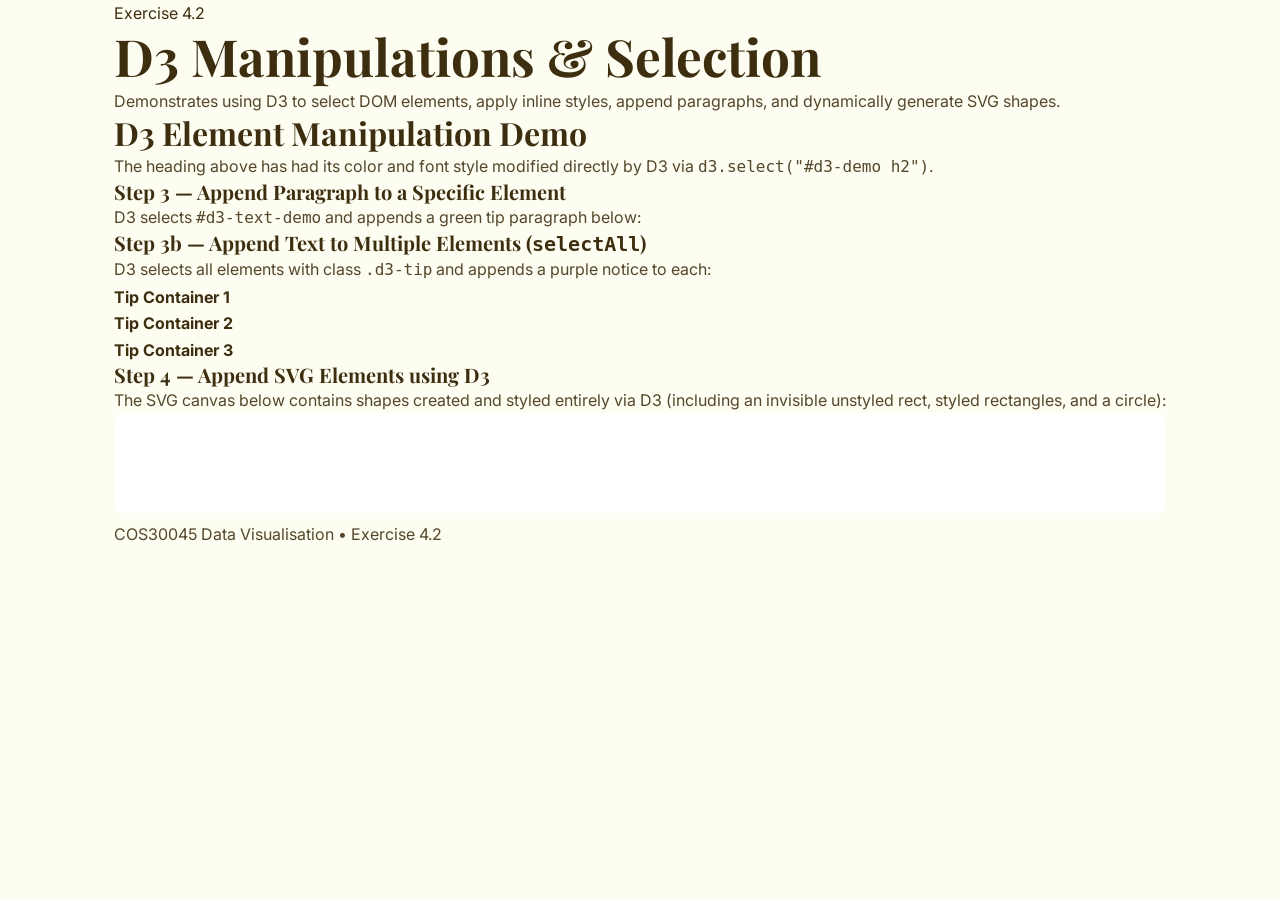
<file: Exercise 4/Exercise 4.2/index.html>
<!DOCTYPE html>
<html lang="en">
<head>
  <meta charset="UTF-8" />
  <meta name="viewport" content="width=device-width, initial-scale=1.0" />
  <title>Exercise 4.2 – D3 Setup &amp; Manipulations</title>
  <meta name="description" content="COS30045 Exercise 4.2 – Selecting and manipulating DOM elements with D3.js" />
  <link rel="stylesheet" href="assets/css/style.css" />
</head>
<body>

  <div class="container">

    <!-- Header styled by D3 (Step 2) -->
    <header class="exercise-header">
      <span class="exercise-badge">Exercise 4.2</span>
      <h1>D3 Manipulations &amp; Selection</h1>
      <p class="exercise-desc">
        Demonstrates using D3 to select DOM elements, apply inline styles, append paragraphs, and dynamically generate SVG shapes.
      </p>
    </header>

    <main>
      <!-- Section targeted by D3: #d3-demo h2 (Step 2) -->
      <section class="exercise-card" id="d3-demo">
        <h2>D3 Element Manipulation Demo</h2>
        <p>The heading above has had its color and font style modified directly by D3 via <code>d3.select("#d3-demo h2")</code>.</p>

        <!-- Step 3: Single paragraph appended by D3 -->
        <div class="step-box">
          <h3>Step 3 — Append Paragraph to a Specific Element</h3>
          <p>D3 selects <code>#d3-text-demo</code> and appends a green tip paragraph below:</p>
          <div id="d3-text-demo"></div>
        </div>

        <!-- Step 3b: Multiple elements appended by D3 selectAll -->
        <div class="step-box">
          <h3>Step 3b — Append Text to Multiple Elements (<code>selectAll</code>)</h3>
          <p>D3 selects all elements with class <code>.d3-tip</code> and appends a purple notice to each:</p>
          <div class="tip-grid">
            <div class="d3-tip"><strong>Tip Container 1</strong></div>
            <div class="d3-tip"><strong>Tip Container 2</strong></div>
            <div class="d3-tip"><strong>Tip Container 3</strong></div>
          </div>
        </div>

        <!-- Step 4: SVG shapes appended by D3 -->
        <div class="step-box">
          <h3>Step 4 — Append SVG Elements using D3</h3>
          <p>The SVG canvas below contains shapes created and styled entirely via D3 (including an invisible unstyled rect, styled rectangles, and a circle):</p>
          <svg id="d3-svg-demo" width="100%" height="100" viewBox="0 0 560 100" style="background:#fff;border-radius:8px;border:1px solid var(--border-color);"></svg>
        </div>
      </section>
    </main>

    <footer class="exercise-footer">
      <p>COS30045 Data Visualisation &bull; Exercise 4.2</p>
    </footer>

  </div>

  <script src="https://d3js.org/d3.v7.min.js"></script>
  <script src="assets/js/d3-main.js"></script>

</body>
</html>
</file>
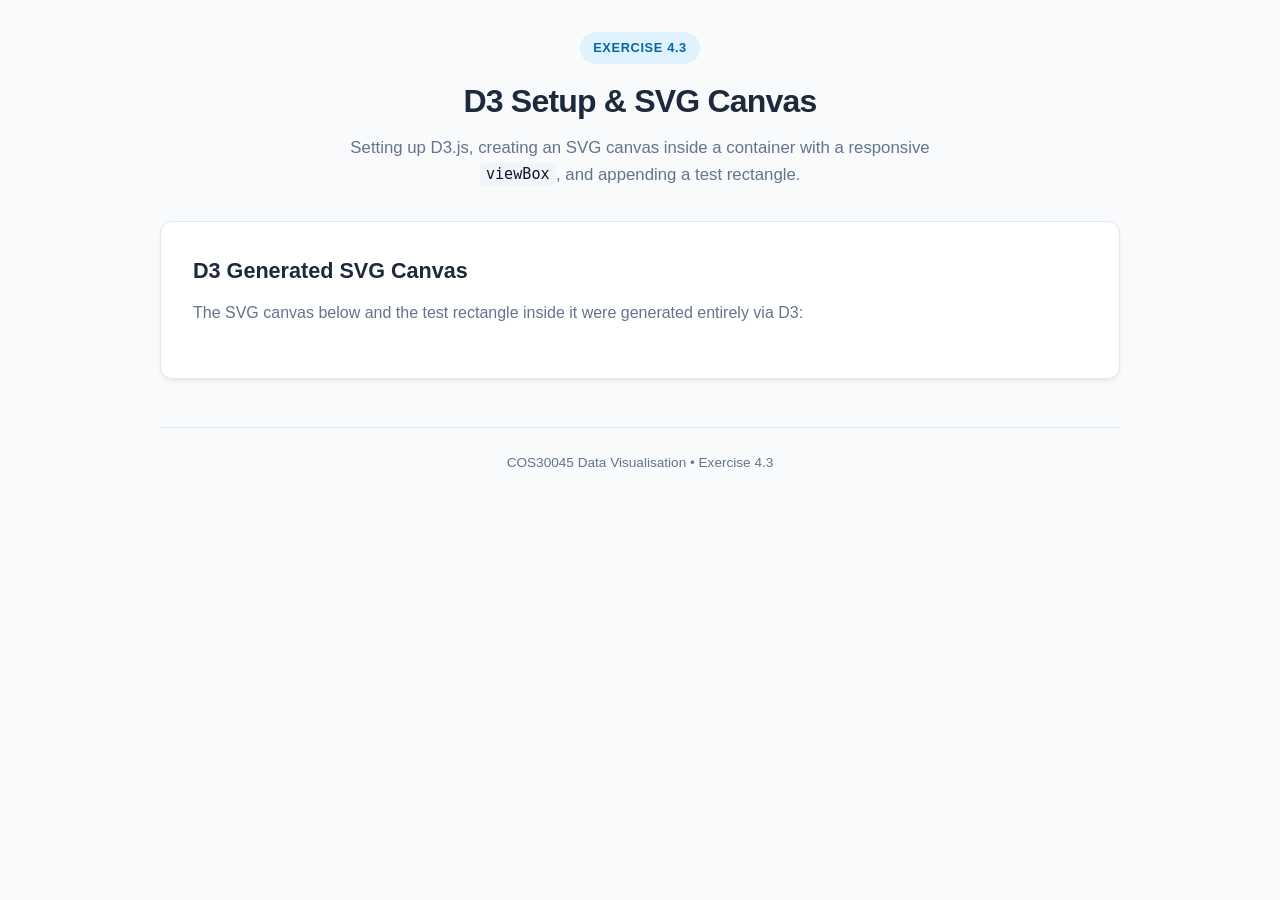
<file: Exercise 4/Exercise 4.3/index.html>
<!DOCTYPE html>
<html lang="en">
<head>
  <meta charset="UTF-8" />
  <meta name="viewport" content="width=device-width, initial-scale=1.0" />
  <title>Exercise 4.3 – D3 Setup</title>
  <meta name="description" content="COS30045 Exercise 4.3 – Setting up D3 and appending an SVG canvas with a test rectangle" />
  <link rel="stylesheet" href="assets/css/style.css" />
</head>
<body>

  <div class="container">

    <header class="exercise-header">
      <span class="exercise-badge">Exercise 4.3</span>
      <h1>D3 Setup &amp; SVG Canvas</h1>
      <p class="exercise-desc">
        Setting up D3.js, creating an SVG canvas inside a container with a responsive <code>viewBox</code>, and appending a test rectangle.
      </p>
    </header>

    <main>
      <section class="exercise-card">
        <h2>D3 Generated SVG Canvas</h2>
        <p>The SVG canvas below and the test rectangle inside it were generated entirely via D3:</p>

        <!-- D3 appends the SVG canvas inside this container -->
        <div class="responsive-svg-container"></div>
      </section>
    </main>

    <footer class="exercise-footer">
      <p>COS30045 Data Visualisation &bull; Exercise 4.3</p>
    </footer>

  </div>

  <script src="https://d3js.org/d3.v7.min.js"></script>
  <script src="assets/js/d3-main.js"></script>

</body>
</html>
</file>
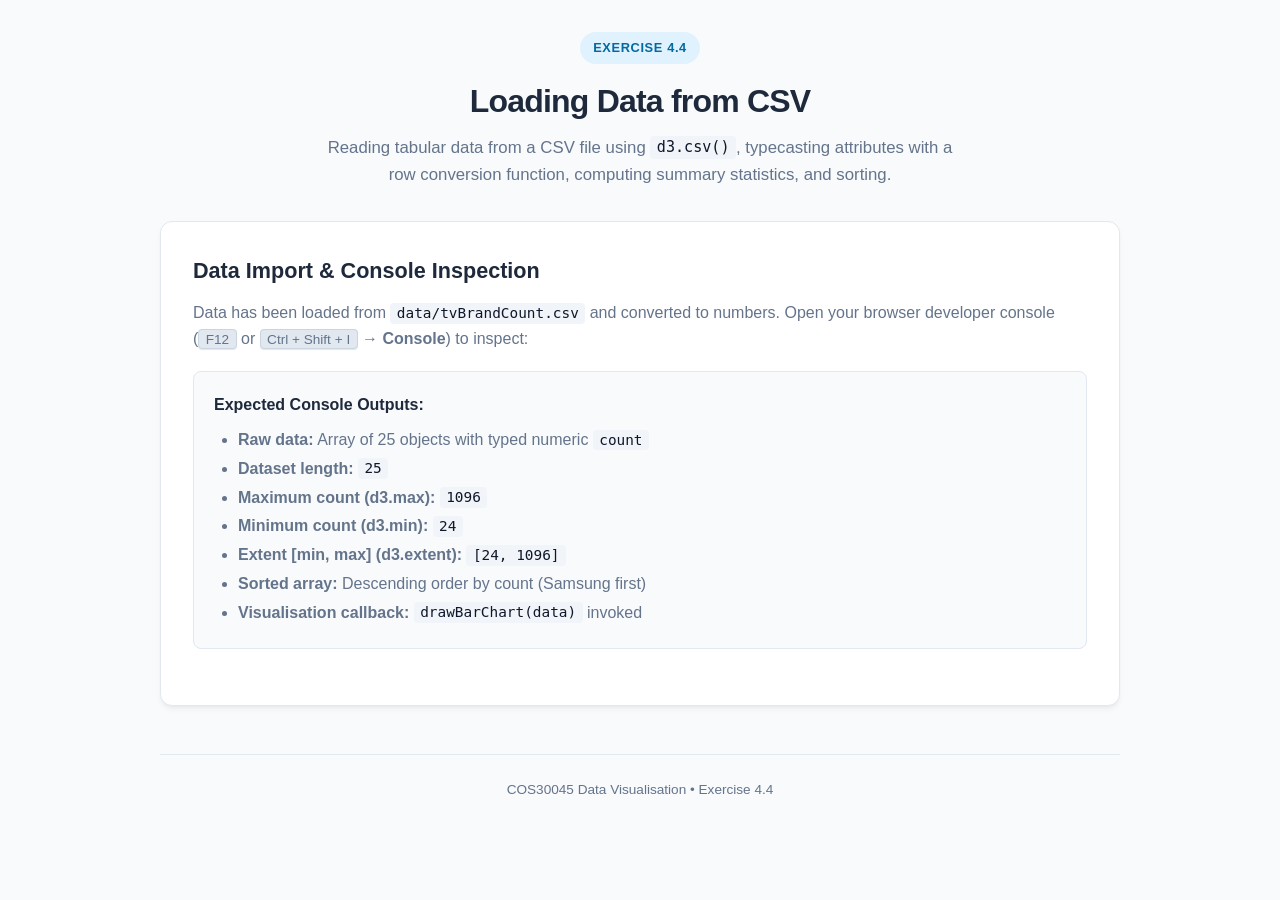
<file: Exercise 4/Exercise 4.4/index.html>
<!DOCTYPE html>
<html lang="en">
<head>
  <meta charset="UTF-8" />
  <meta name="viewport" content="width=device-width, initial-scale=1.0" />
  <title>Exercise 4.4 – Load Data from CSV</title>
  <meta name="description" content="COS30045 Exercise 4.4 – Loading, typing, and exploring CSV data with D3" />
  <link rel="stylesheet" href="assets/css/style.css" />
</head>
<body>

  <div class="container">

    <header class="exercise-header">
      <span class="exercise-badge">Exercise 4.4</span>
      <h1>Loading Data from CSV</h1>
      <p class="exercise-desc">
        Reading tabular data from a CSV file using <code>d3.csv()</code>, typecasting attributes with a row conversion function, computing summary statistics, and sorting.
      </p>
    </header>

    <main>
      <section class="exercise-card">
        <h2>Data Import &amp; Console Inspection</h2>
        <p>
          Data has been loaded from <code>data/tvBrandCount.csv</code> and converted to numbers.
          Open your browser developer console (<kbd>F12</kbd> or <kbd>Ctrl + Shift + I</kbd> &rarr; <strong>Console</strong>) to inspect:
        </p>

        <div class="step-box">
          <h3>Expected Console Outputs:</h3>
          <ul style="padding-left: 1.5rem; line-height: 1.8; color: var(--text-muted);">
            <li><strong>Raw data:</strong> Array of 25 objects with typed numeric <code>count</code></li>
            <li><strong>Dataset length:</strong> <code>25</code></li>
            <li><strong>Maximum count (d3.max):</strong> <code>1096</code></li>
            <li><strong>Minimum count (d3.min):</strong> <code>24</code></li>
            <li><strong>Extent [min, max] (d3.extent):</strong> <code>[24, 1096]</code></li>
            <li><strong>Sorted array:</strong> Descending order by count (Samsung first)</li>
            <li><strong>Visualisation callback:</strong> <code>drawBarChart(data)</code> invoked</li>
          </ul>
        </div>

        <!-- Container for D3 chart -->
        <div class="responsive-svg-container" id="chart"></div>
      </section>
    </main>

    <footer class="exercise-footer">
      <p>COS30045 Data Visualisation &bull; Exercise 4.4</p>
    </footer>

  </div>

  <script src="https://d3js.org/d3.v7.min.js"></script>
  <script src="assets/js/d3-main.js"></script>

</body>
</html>
</file>
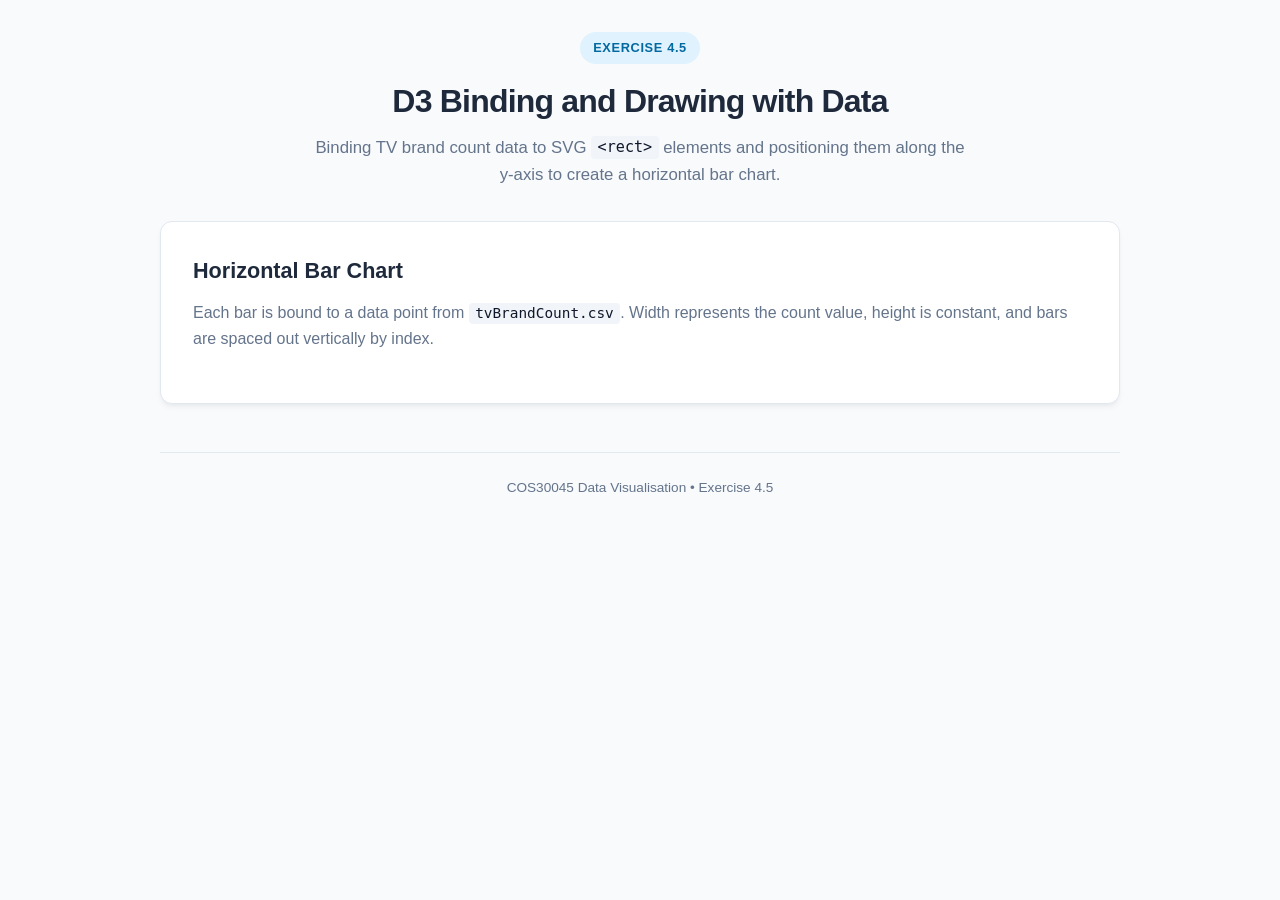
<file: Exercise 4/Exercise 4.5/index.html>
<!DOCTYPE html>
<html lang="en">
<head>
  <meta charset="UTF-8" />
  <meta name="viewport" content="width=device-width, initial-scale=1.0" />
  <title>Exercise 4.5 – D3 Binding and Drawing with Data</title>
  <meta name="description" content="COS30045 Exercise 4.5 – Binding CSV data to SVG rectangle elements to draw a bar chart" />
  <link rel="stylesheet" href="assets/css/style.css" />
</head>
<body>

  <div class="container">

    <header class="exercise-header">
      <span class="exercise-badge">Exercise 4.5</span>
      <h1>D3 Binding and Drawing with Data</h1>
      <p class="exercise-desc">
        Binding TV brand count data to SVG <code>&lt;rect&gt;</code> elements and positioning them along the y-axis to create a horizontal bar chart.
      </p>
    </header>

    <main>
      <section class="exercise-card">
        <h2>Horizontal Bar Chart</h2>
        <p>
          Each bar is bound to a data point from <code>tvBrandCount.csv</code>. Width represents the count value, height is constant, and bars are spaced out vertically by index.
        </p>

        <!-- D3 appends the SVG canvas and rect elements inside this container -->
        <div class="responsive-svg-container" id="chart"></div>
      </section>
    </main>

    <footer class="exercise-footer">
      <p>COS30045 Data Visualisation &bull; Exercise 4.5</p>
    </footer>

  </div>

  <script src="https://d3js.org/d3.v7.min.js"></script>
  <script src="assets/js/d3-main.js"></script>

</body>
</html>
</file>
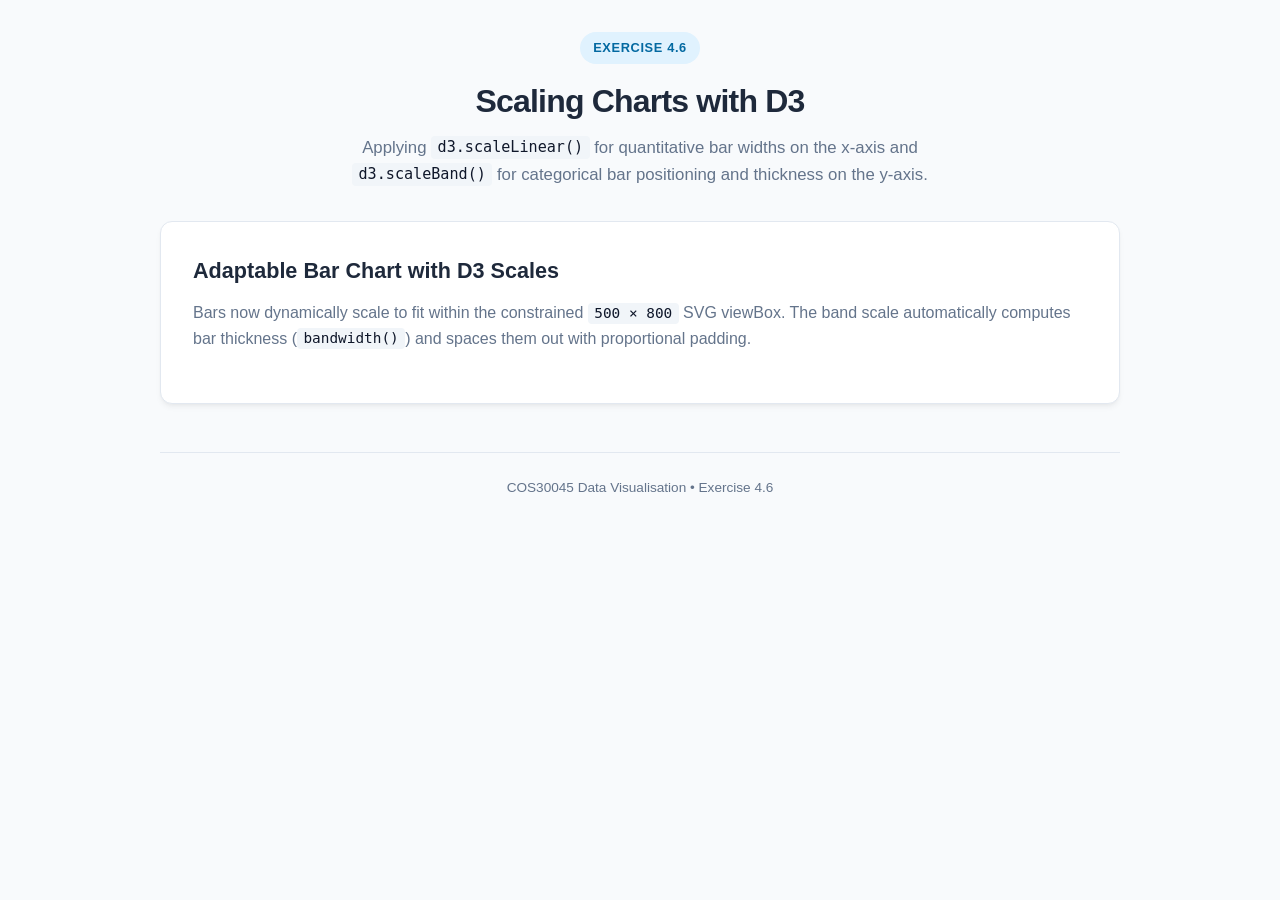
<file: Exercise 4/Exercise 4.6/index.html>
<!DOCTYPE html>
<html lang="en">
<head>
  <meta charset="UTF-8" />
  <meta name="viewport" content="width=device-width, initial-scale=1.0" />
  <title>Exercise 4.6 – Scaling Charts</title>
  <meta name="description" content="COS30045 Exercise 4.6 – Using d3.scaleLinear and d3.scaleBand to scale charts to SVG dimensions" />
  <link rel="stylesheet" href="assets/css/style.css" />
</head>
<body>

  <div class="container">

    <header class="exercise-header">
      <span class="exercise-badge">Exercise 4.6</span>
      <h1>Scaling Charts with D3</h1>
      <p class="exercise-desc">
        Applying <code>d3.scaleLinear()</code> for quantitative bar widths on the x-axis and <code>d3.scaleBand()</code> for categorical bar positioning and thickness on the y-axis.
      </p>
    </header>

    <main>
      <section class="exercise-card">
        <h2>Adaptable Bar Chart with D3 Scales</h2>
        <p>
          Bars now dynamically scale to fit within the constrained <code>500 &times; 800</code> SVG viewBox. The band scale automatically computes bar thickness (<code>bandwidth()</code>) and spaces them out with proportional padding.
        </p>

        <!-- D3 appends the SVG canvas and scaled rect elements inside this container -->
        <div class="responsive-svg-container" id="chart"></div>
      </section>
    </main>

    <footer class="exercise-footer">
      <p>COS30045 Data Visualisation &bull; Exercise 4.6</p>
    </footer>

  </div>

  <script src="https://d3js.org/d3.v7.min.js"></script>
  <script src="assets/js/d3-main.js"></script>

</body>
</html>
</file>
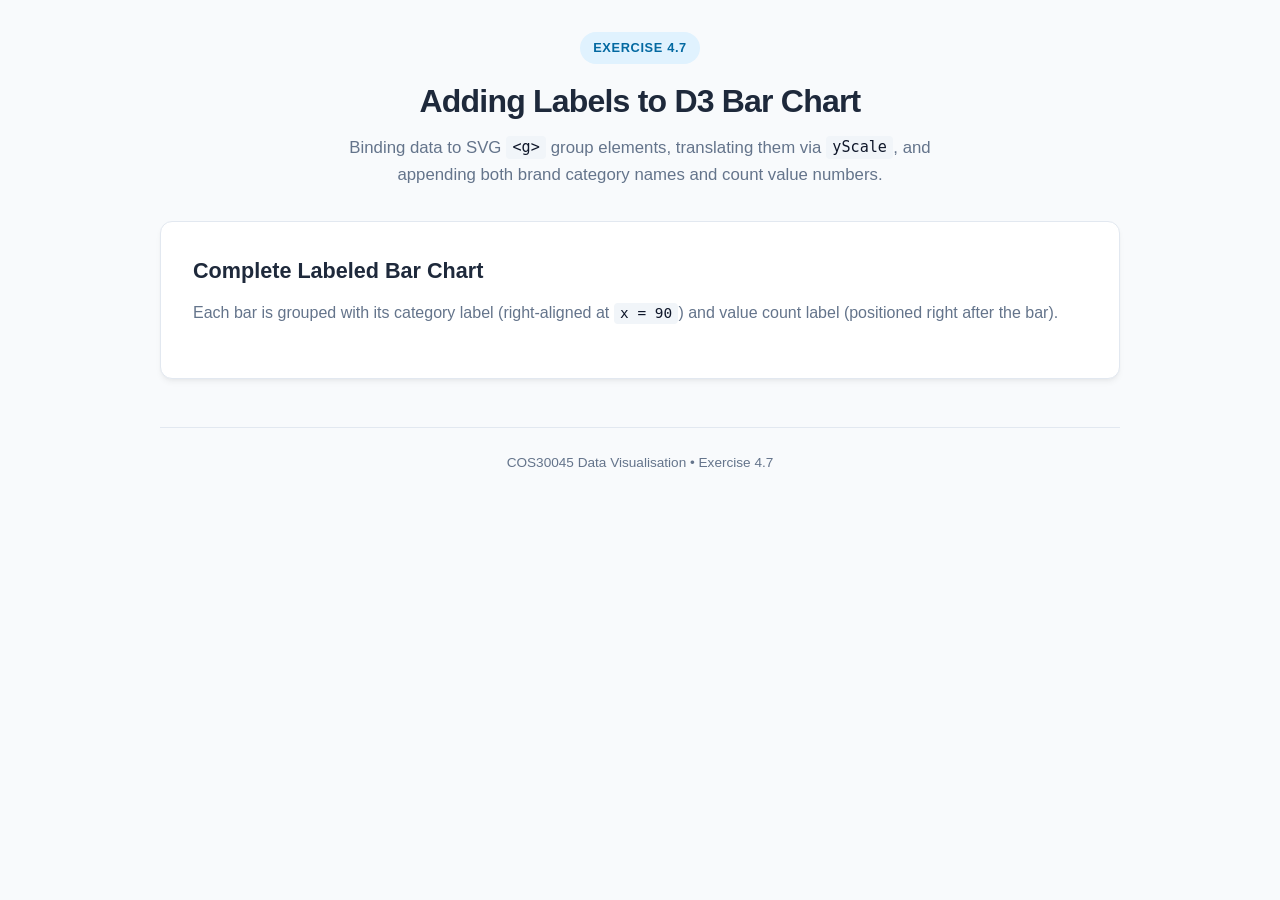
<file: Exercise 4/Exercise 4.7/index.html>
<!DOCTYPE html>
<html lang="en">
<head>
  <meta charset="UTF-8" />
  <meta name="viewport" content="width=device-width, initial-scale=1.0" />
  <title>Exercise 4.7 – Adding Labels</title>
  <meta name="description" content="COS30045 Exercise 4.7 – Adding category and value labels to an SVG bar chart with D3" />
  <link rel="stylesheet" href="assets/css/style.css" />
</head>
<body>

  <div class="container">

    <header class="exercise-header">
      <span class="exercise-badge">Exercise 4.7</span>
      <h1>Adding Labels to D3 Bar Chart</h1>
      <p class="exercise-desc">
        Binding data to SVG <code>&lt;g&gt;</code> group elements, translating them via <code>yScale</code>, and appending both brand category names and count value numbers.
      </p>
    </header>

    <main>
      <section class="exercise-card">
        <h2>Complete Labeled Bar Chart</h2>
        <p>
          Each bar is grouped with its category label (right-aligned at <code>x = 90</code>) and value count label (positioned right after the bar).
        </p>

        <!-- Container for D3 SVG chart -->
        <div class="responsive-svg-container" id="chart"></div>
      </section>
    </main>

    <footer class="exercise-footer">
      <p>COS30045 Data Visualisation &bull; Exercise 4.7</p>
    </footer>

  </div>

  <script src="https://d3js.org/d3.v7.min.js"></script>
  <script src="assets/js/d3-main.js"></script>

</body>
</html>
</file>
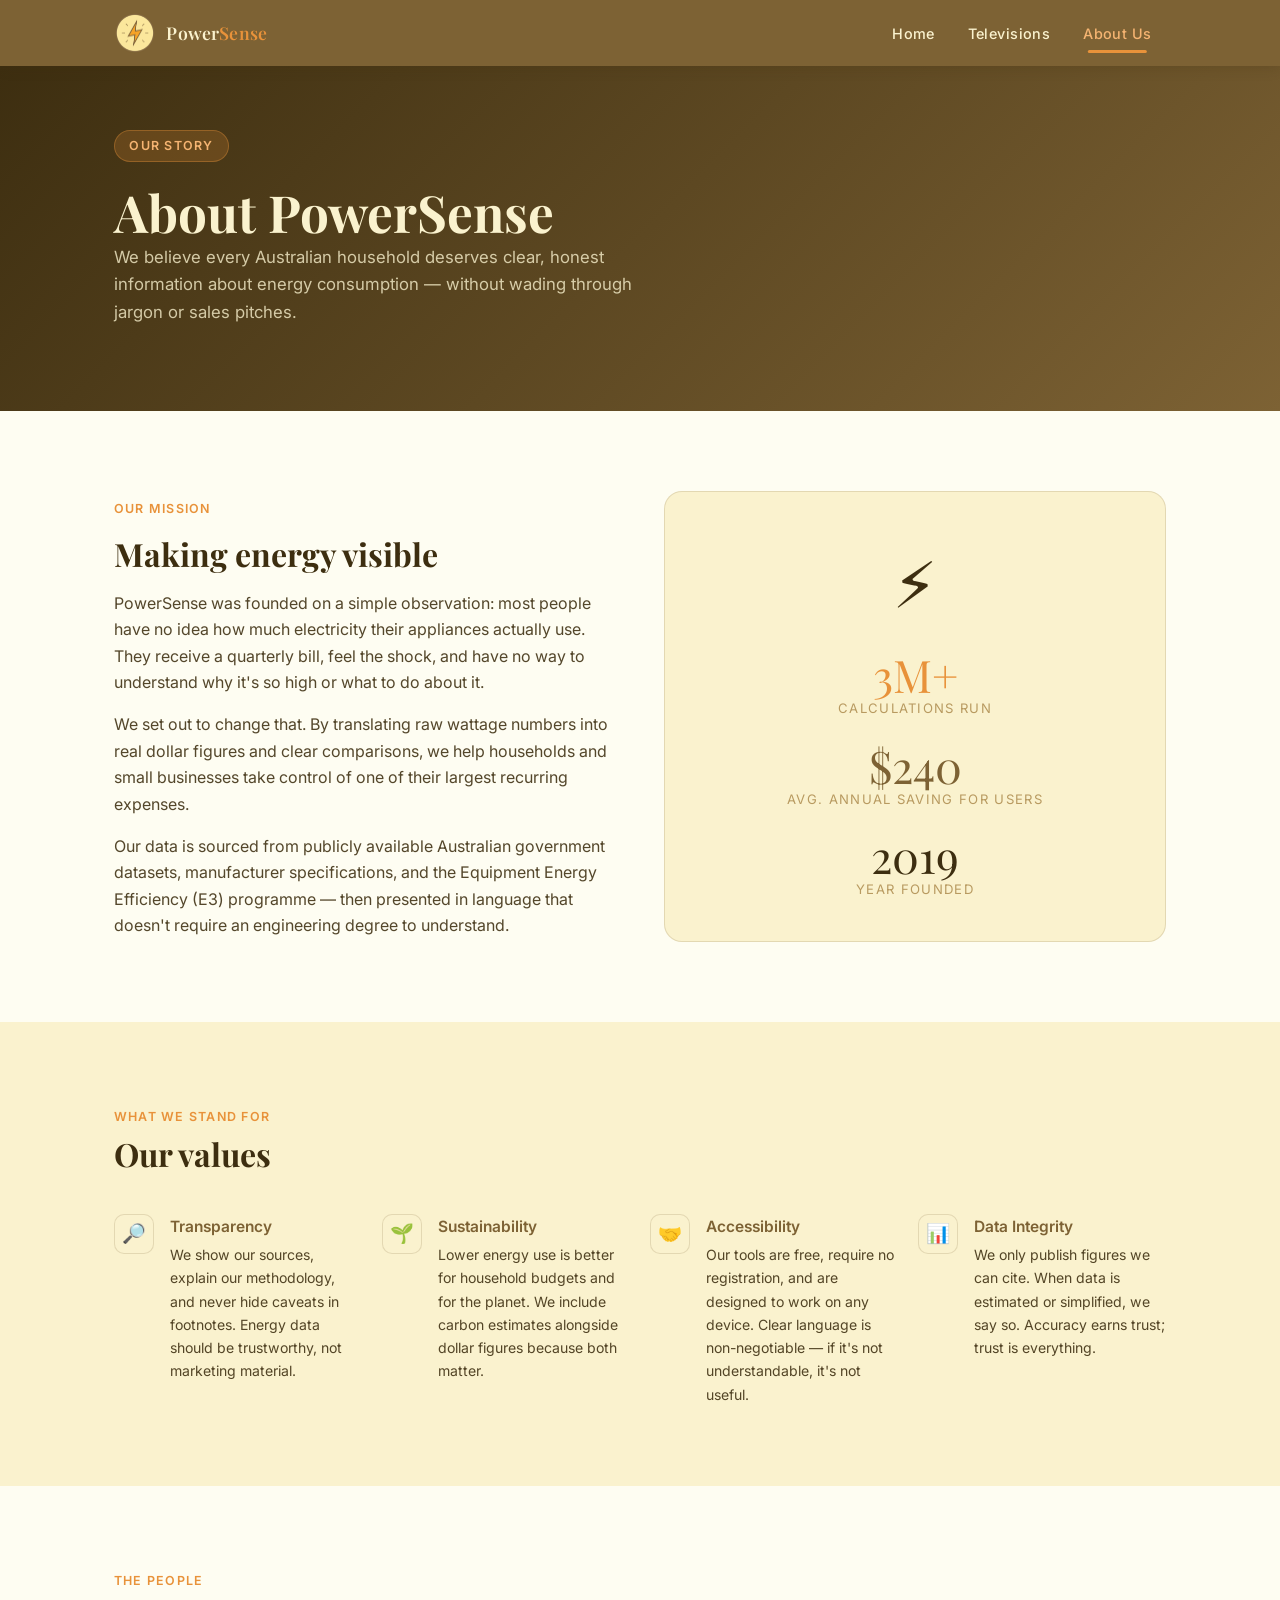
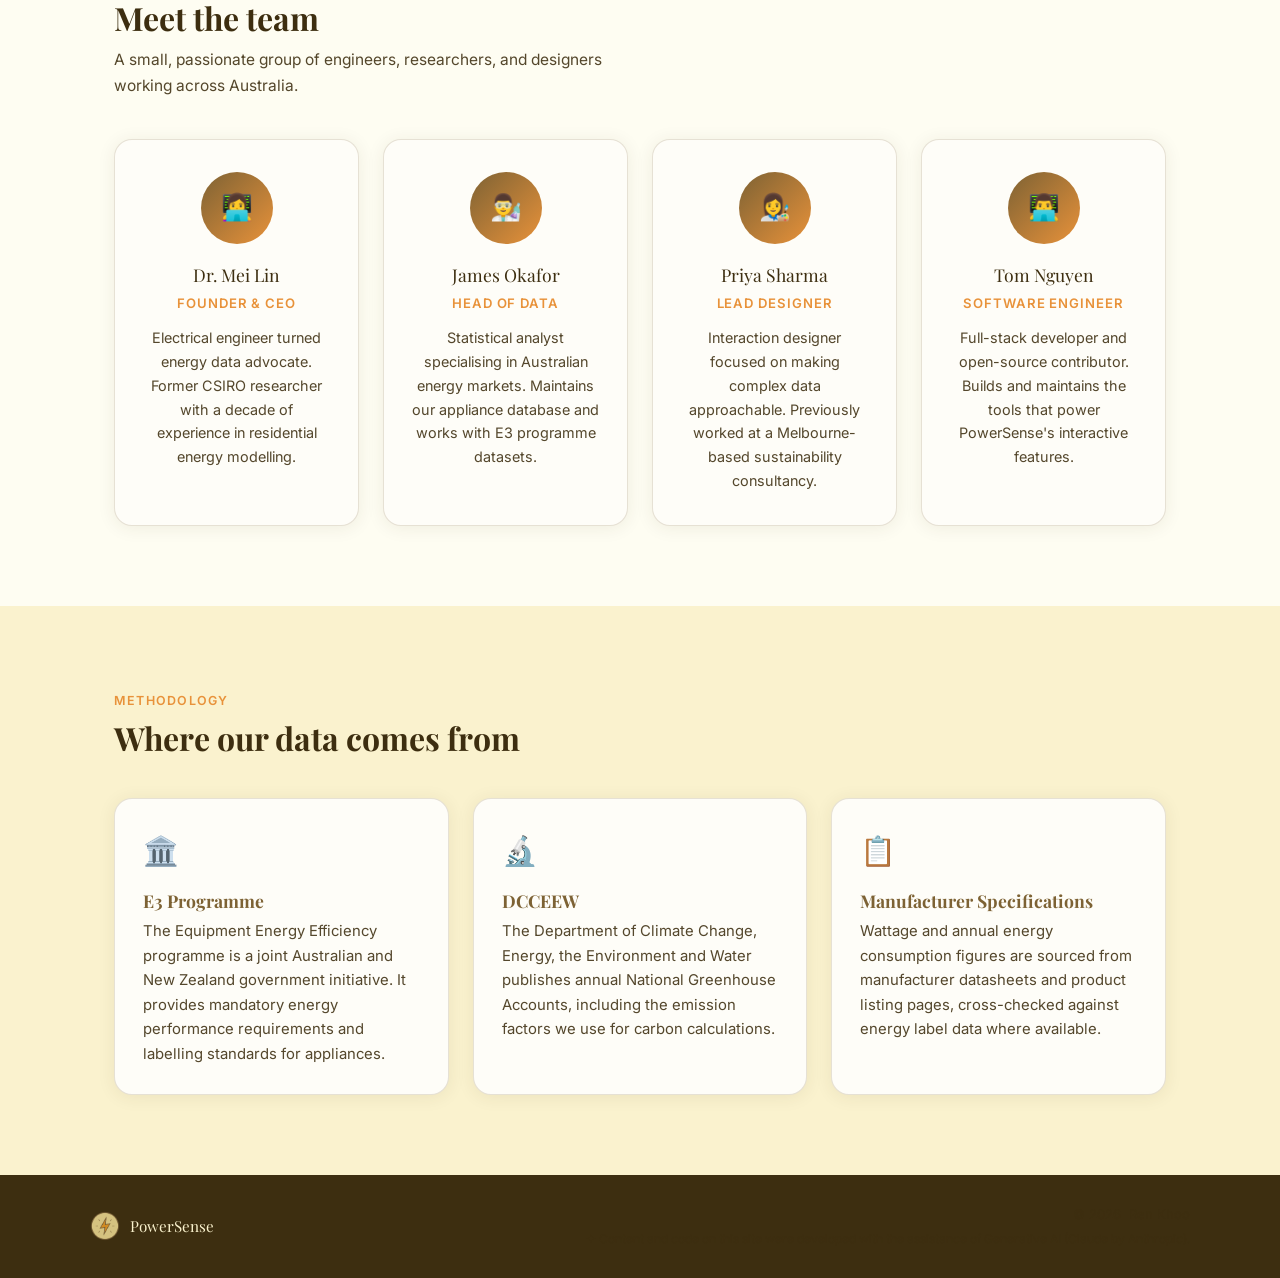
<file: Website/about.html>
<!DOCTYPE html>
<html lang="en">
<head>
  <meta charset="UTF-8" />
  <meta name="viewport" content="width=device-width, initial-scale=1.0" />
  <title>About Us – PowerSense</title>
  <meta name="description" content="Learn about PowerSense and our mission to help Australians make smarter energy decisions." />
  <link rel="stylesheet" href="assets/css/style.css" />
</head>
<body>

  <!-- ===== NAVIGATION ===== -->
  <nav class="nav" role="navigation" aria-label="Main navigation">
    <div class="container nav__inner">
      <a href="index.html" class="nav__logo" aria-label="PowerSense – Home">
        <img src="assets/img/PowerIcon.png" alt="PowerSense logo" width="42" height="42" />
        <span class="nav__logo-text">Power<span>Sense</span></span>
      </a>
      <button class="nav__toggle" id="navToggle"
              aria-expanded="false" aria-controls="navLinks" aria-label="Open menu">
        <span></span><span></span><span></span>
      </button>
      <ul class="nav__links" id="navLinks" role="list">
        <li><a href="index.html"       class="nav__link">Home</a></li>
        <li><a href="televisions.html" class="nav__link">Televisions</a></li>
        <li><a href="about.html"       class="nav__link">About Us</a></li>
      </ul>
    </div>
  </nav>

  <main>

    <!-- ===== PAGE HERO ===== -->
    <section class="about-hero">
      <div class="container">
        <span class="hero__eyebrow">Our Story</span>
        <h1>About PowerSense</h1>
        <p class="hero__sub" style="color:rgba(250,242,206,0.78);">
          We believe every Australian household deserves clear, honest information about
          energy consumption — without wading through jargon or sales pitches.
        </p>
      </div>
    </section>

    <!-- ===== MISSION ===== -->
    <section class="section">
      <div class="container">
        <div style="display:grid;grid-template-columns:1fr 1fr;gap:3rem;align-items:center;">
          <div>
            <span class="section-head__eyebrow">Our Mission</span>
            <h2 style="margin-top:0.5rem;margin-bottom:1rem;">Making energy visible</h2>
            <p style="margin-bottom:1rem;">
              PowerSense was founded on a simple observation: most people have no idea how much
              electricity their appliances actually use. They receive a quarterly bill, feel the
              shock, and have no way to understand why it's so high or what to do about it.
            </p>
            <p style="margin-bottom:1rem;">
              We set out to change that. By translating raw wattage numbers into real dollar
              figures and clear comparisons, we help households and small businesses take control
              of one of their largest recurring expenses.
            </p>
            <p>
              Our data is sourced from publicly available Australian government datasets,
              manufacturer specifications, and the Equipment Energy Efficiency (E3) programme —
              then presented in language that doesn't require an engineering degree to understand.
            </p>
          </div>
          <div style="background:var(--cream);border:1px solid var(--border);border-radius:var(--radius-lg);padding:2.5rem;text-align:center;">
            <div style="font-size:4rem;margin-bottom:1rem;">⚡</div>
            <div style="font-family:var(--font-display);font-size:2.8rem;color:var(--orange);line-height:1;">3M+</div>
            <div style="font-size:0.82rem;text-transform:uppercase;letter-spacing:0.1em;color:var(--muted);margin-bottom:1.5rem;">Calculations run</div>
            <div style="font-family:var(--font-display);font-size:2.8rem;color:var(--brown);line-height:1;">$240</div>
            <div style="font-size:0.82rem;text-transform:uppercase;letter-spacing:0.1em;color:var(--muted);margin-bottom:1.5rem;">Avg. annual saving for users</div>
            <div style="font-family:var(--font-display);font-size:2.8rem;color:var(--brown-dark);line-height:1;">2019</div>
            <div style="font-size:0.82rem;text-transform:uppercase;letter-spacing:0.1em;color:var(--muted);">Year founded</div>
          </div>
        </div>
      </div>
    </section>

    <!-- ===== VALUES ===== -->
    <section class="section section--alt">
      <div class="container">
        <div class="section-head">
          <span class="section-head__eyebrow">What We Stand For</span>
          <h2>Our values</h2>
        </div>
        <div class="values-list">
          <div class="value-item">
            <div class="value-item__icon">🔎</div>
            <div>
              <div class="value-item__title">Transparency</div>
              <p>We show our sources, explain our methodology, and never hide caveats in footnotes. Energy data should be trustworthy, not marketing material.</p>
            </div>
          </div>
          <div class="value-item">
            <div class="value-item__icon">🌱</div>
            <div>
              <div class="value-item__title">Sustainability</div>
              <p>Lower energy use is better for household budgets and for the planet. We include carbon estimates alongside dollar figures because both matter.</p>
            </div>
          </div>
          <div class="value-item">
            <div class="value-item__icon">🤝</div>
            <div>
              <div class="value-item__title">Accessibility</div>
              <p>Our tools are free, require no registration, and are designed to work on any device. Clear language is non-negotiable — if it's not understandable, it's not useful.</p>
            </div>
          </div>
          <div class="value-item">
            <div class="value-item__icon">📊</div>
            <div>
              <div class="value-item__title">Data Integrity</div>
              <p>We only publish figures we can cite. When data is estimated or simplified, we say so. Accuracy earns trust; trust is everything.</p>
            </div>
          </div>
        </div>
      </div>
    </section>

    <!-- ===== TEAM ===== -->
    <section class="section">
      <div class="container">
        <div class="section-head">
          <span class="section-head__eyebrow">The People</span>
          <h2>Meet the team</h2>
          <p>A small, passionate group of engineers, researchers, and designers working across Australia.</p>
        </div>
        <div class="team-grid">
          <div class="team-card">
            <div class="team-card__avatar">👩‍💻</div>
            <div class="team-card__name">Dr. Mei Lin</div>
            <div class="team-card__role">Founder &amp; CEO</div>
            <p>Electrical engineer turned energy data advocate. Former CSIRO researcher with a decade of experience in residential energy modelling.</p>
          </div>
          <div class="team-card">
            <div class="team-card__avatar">👨‍🔬</div>
            <div class="team-card__name">James Okafor</div>
            <div class="team-card__role">Head of Data</div>
            <p>Statistical analyst specialising in Australian energy markets. Maintains our appliance database and works with E3 programme datasets.</p>
          </div>
          <div class="team-card">
            <div class="team-card__avatar">👩‍🎨</div>
            <div class="team-card__name">Priya Sharma</div>
            <div class="team-card__role">Lead Designer</div>
            <p>Interaction designer focused on making complex data approachable. Previously worked at a Melbourne-based sustainability consultancy.</p>
          </div>
          <div class="team-card">
            <div class="team-card__avatar">👨‍💻</div>
            <div class="team-card__name">Tom Nguyen</div>
            <div class="team-card__role">Software Engineer</div>
            <p>Full-stack developer and open-source contributor. Builds and maintains the tools that power PowerSense's interactive features.</p>
          </div>
        </div>
      </div>
    </section>

    <!-- ===== DATA SOURCES ===== -->
    <section class="section section--alt">
      <div class="container">
        <div class="section-head">
          <span class="section-head__eyebrow">Methodology</span>
          <h2>Where our data comes from</h2>
        </div>
        <div class="card-grid">
          <article class="card">
            <div class="card__icon">🏛️</div>
            <h3 class="card__title">E3 Programme</h3>
            <p>The Equipment Energy Efficiency programme is a joint Australian and New Zealand government initiative. It provides mandatory energy performance requirements and labelling standards for appliances.</p>
          </article>
          <article class="card">
            <div class="card__icon">🔬</div>
            <h3 class="card__title">DCCEEW</h3>
            <p>The Department of Climate Change, Energy, the Environment and Water publishes annual National Greenhouse Accounts, including the emission factors we use for carbon calculations.</p>
          </article>
          <article class="card">
            <div class="card__icon">📋</div>
            <h3 class="card__title">Manufacturer Specifications</h3>
            <p>Wattage and annual energy consumption figures are sourced from manufacturer datasheets and product listing pages, cross-checked against energy label data where available.</p>
          </article>
        </div>
      </div>
    </section>

  </main>

  <!-- ===== FOOTER ===== -->
  <footer class="footer" role="contentinfo">
    <div class="container footer__inner">
      <div class="footer__brand">
        <img src="assets/img/PowerIcon.png" alt="" aria-hidden="true" />
        <span class="footer__brand-name">PowerSense</span>
      </div>
      <div class="footer__info">
        <p>&copy; <span id="year"></span> &nbsp;Ren Khoo</p>
        <p class="footer__ai-note">
          ✦ Content and code on this site were developed with the assistance of Generative AI (Claude by Anthropic).
        </p>
      </div>
    </div>
  </footer>

  <script src="assets/js/main.js"></script>
  <script>document.getElementById('year').textContent = new Date().getFullYear();</script>

</body>
</html>
</file>
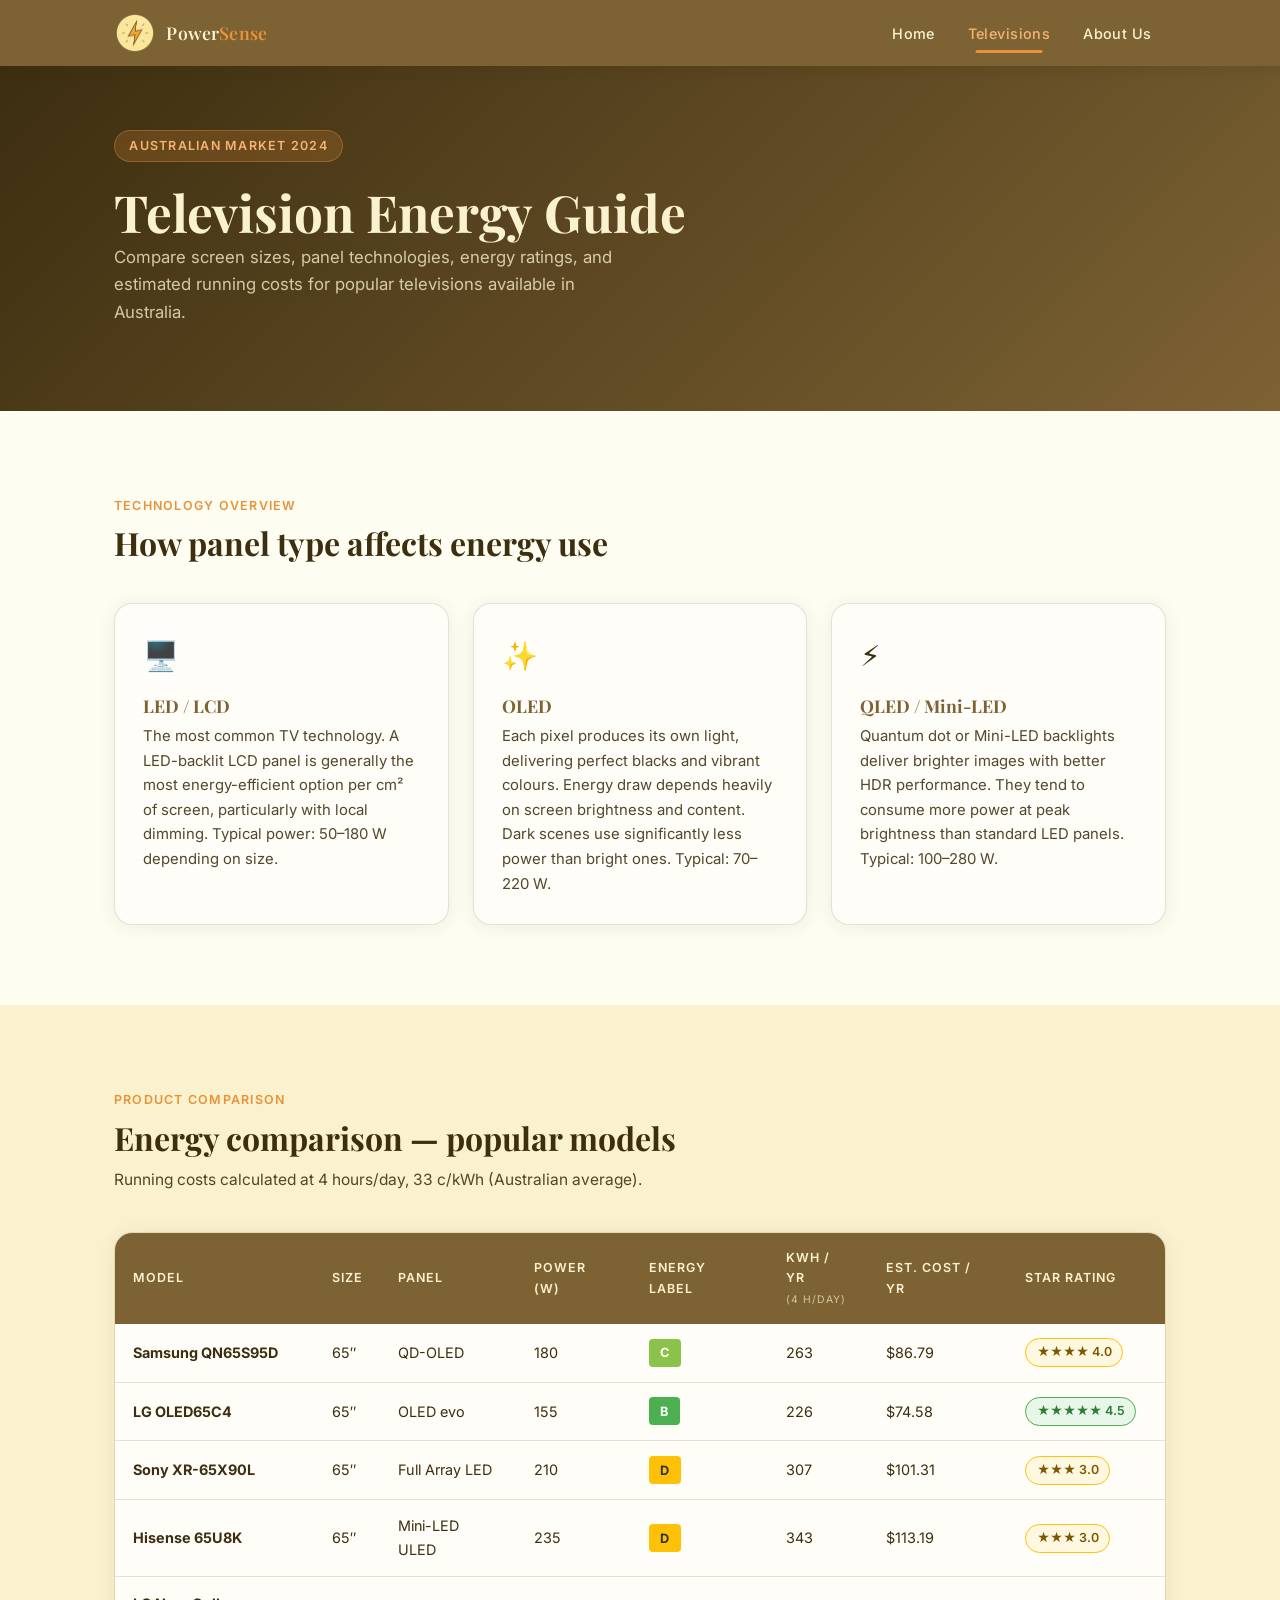
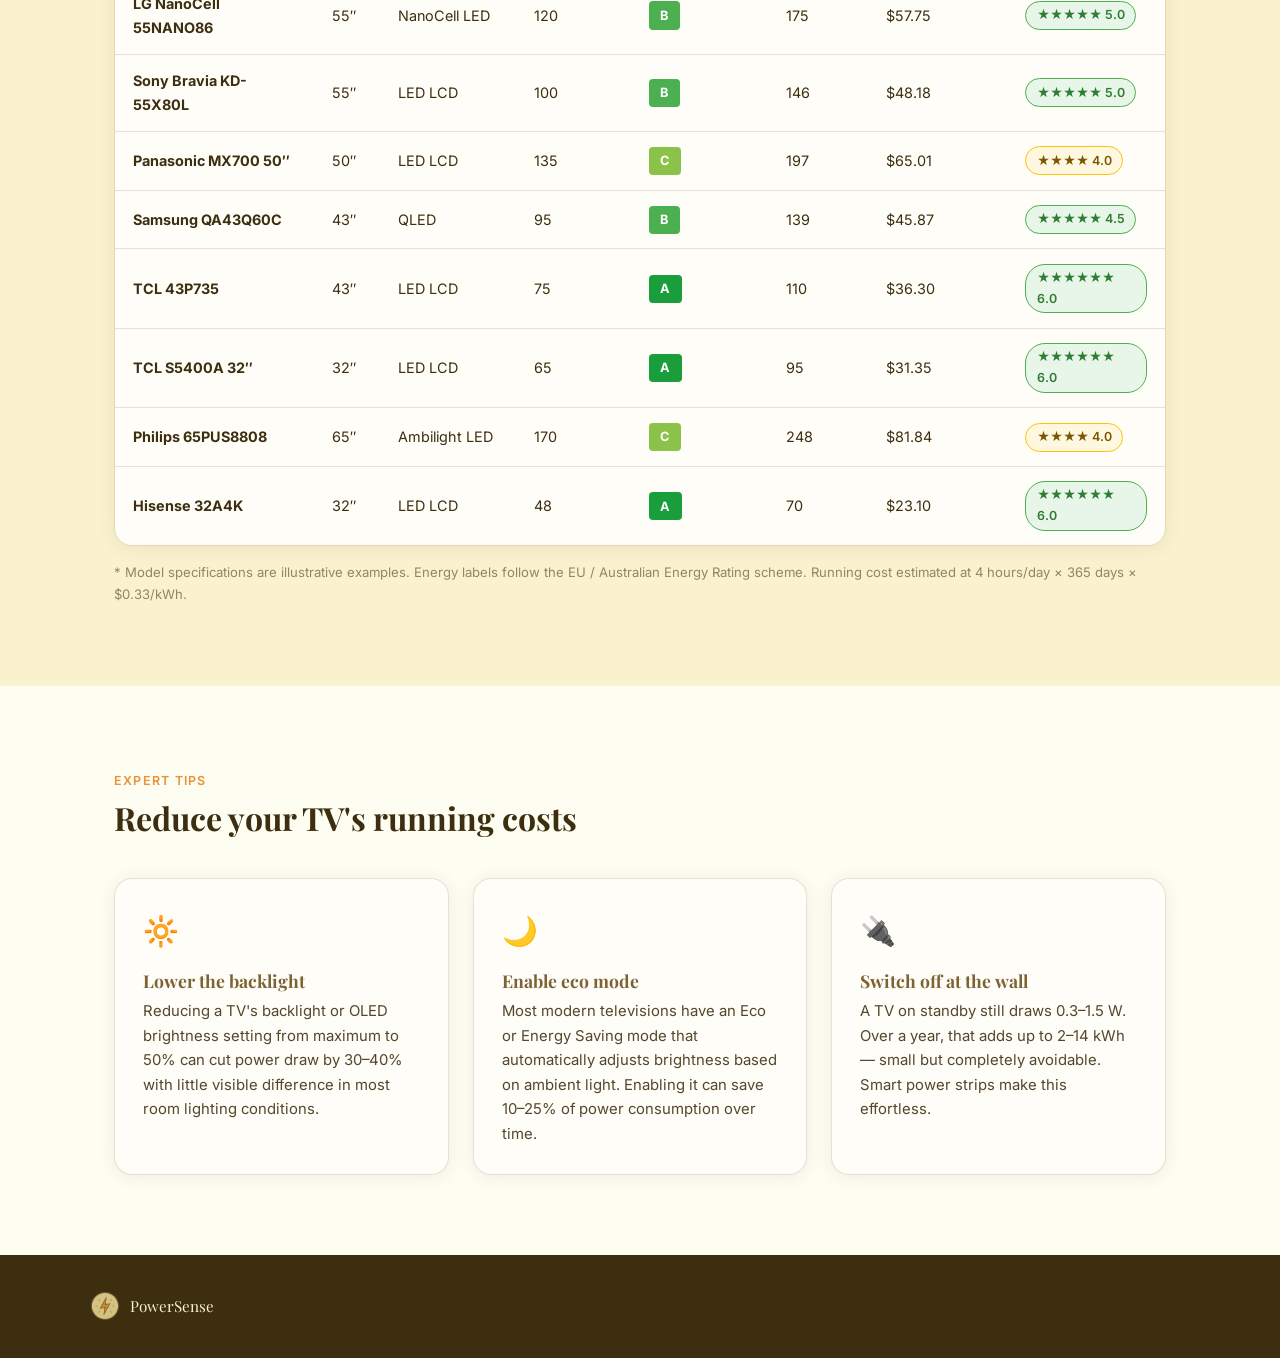
<file: Website/televisions.html>
<!DOCTYPE html>
<html lang="en">
<head>
  <meta charset="UTF-8" />
  <meta name="viewport" content="width=device-width, initial-scale=1.0" />
  <title>Televisions – PowerSense</title>
  <meta name="description" content="Compare energy consumption and running costs of televisions available in the Australian market." />
  <link rel="stylesheet" href="assets/css/style.css" />
</head>
<body>

  <!-- ===== NAVIGATION ===== -->
  <nav class="nav" role="navigation" aria-label="Main navigation">
    <div class="container nav__inner">
      <a href="index.html" class="nav__logo" aria-label="PowerSense – Home">
        <img src="assets/img/PowerIcon.png" alt="PowerSense logo" width="42" height="42" />
        <span class="nav__logo-text">Power<span>Sense</span></span>
      </a>
      <button class="nav__toggle" id="navToggle"
              aria-expanded="false" aria-controls="navLinks" aria-label="Open menu">
        <span></span><span></span><span></span>
      </button>
      <ul class="nav__links" id="navLinks" role="list">
        <li><a href="index.html"       class="nav__link">Home</a></li>
        <li><a href="televisions.html" class="nav__link">Televisions</a></li>
        <li><a href="about.html"       class="nav__link">About Us</a></li>
      </ul>
    </div>
  </nav>

  <main>

    <!-- ===== PAGE HERO ===== -->
    <section class="about-hero">
      <div class="container">
        <span class="hero__eyebrow">Australian Market 2024</span>
        <h1>Television Energy Guide</h1>
        <p class="hero__sub" style="color:rgba(250,242,206,0.78);">
          Compare screen sizes, panel technologies, energy ratings, and estimated running costs
          for popular televisions available in Australia.
        </p>
      </div>
    </section>

    <!-- ===== INTRO CARDS ===== -->
    <section class="section">
      <div class="container">
        <div class="section-head">
          <span class="section-head__eyebrow">Technology Overview</span>
          <h2>How panel type affects energy use</h2>
        </div>
        <div class="card-grid">
          <article class="card">
            <div class="card__icon">🖥️</div>
            <h3 class="card__title">LED / LCD</h3>
            <p>The most common TV technology. A LED-backlit LCD panel is generally the most energy-efficient option per cm² of screen, particularly with local dimming. Typical power: 50–180 W depending on size.</p>
          </article>
          <article class="card">
            <div class="card__icon">✨</div>
            <h3 class="card__title">OLED</h3>
            <p>Each pixel produces its own light, delivering perfect blacks and vibrant colours. Energy draw depends heavily on screen brightness and content. Dark scenes use significantly less power than bright ones. Typical: 70–220 W.</p>
          </article>
          <article class="card">
            <div class="card__icon">⚡</div>
            <h3 class="card__title">QLED / Mini-LED</h3>
            <p>Quantum dot or Mini-LED backlights deliver brighter images with better HDR performance. They tend to consume more power at peak brightness than standard LED panels. Typical: 100–280 W.</p>
          </article>
        </div>
      </div>
    </section>

    <!-- ===== TV COMPARISON TABLE ===== -->
    <section class="section section--alt">
      <div class="container">
        <div class="section-head">
          <span class="section-head__eyebrow">Product Comparison</span>
          <h2>Energy comparison — popular models</h2>
          <p>Running costs calculated at 4 hours/day, 33 c/kWh (Australian average).</p>
        </div>

        <div class="tv-table-wrap">
          <table class="tv-table" aria-label="Television energy comparison">
            <thead>
              <tr>
                <th scope="col">Model</th>
                <th scope="col">Size</th>
                <th scope="col">Panel</th>
                <th scope="col">Power (W)</th>
                <th scope="col">Energy Label</th>
                <th scope="col">kWh / yr<br><small style="font-weight:400;opacity:0.7">(4 h/day)</small></th>
                <th scope="col">Est. Cost / yr</th>
                <th scope="col">Star Rating</th>
              </tr>
            </thead>
            <tbody>
              <tr>
                <td><strong>Samsung QN65S95D</strong></td>
                <td>65&Prime;</td>
                <td>QD-OLED</td>
                <td>180</td>
                <td><span class="energy-label energy-label--C">C</span></td>
                <td>263</td>
                <td>$86.79</td>
                <td><span class="star-badge star-badge--mid">★★★★ 4.0</span></td>
              </tr>
              <tr>
                <td><strong>LG OLED65C4</strong></td>
                <td>65&Prime;</td>
                <td>OLED evo</td>
                <td>155</td>
                <td><span class="energy-label energy-label--B">B</span></td>
                <td>226</td>
                <td>$74.58</td>
                <td><span class="star-badge star-badge--high">★★★★★ 4.5</span></td>
              </tr>
              <tr>
                <td><strong>Sony XR-65X90L</strong></td>
                <td>65&Prime;</td>
                <td>Full Array LED</td>
                <td>210</td>
                <td><span class="energy-label energy-label--D">D</span></td>
                <td>307</td>
                <td>$101.31</td>
                <td><span class="star-badge star-badge--mid">★★★ 3.0</span></td>
              </tr>
              <tr>
                <td><strong>Hisense 65U8K</strong></td>
                <td>65&Prime;</td>
                <td>Mini-LED ULED</td>
                <td>235</td>
                <td><span class="energy-label energy-label--D">D</span></td>
                <td>343</td>
                <td>$113.19</td>
                <td><span class="star-badge star-badge--mid">★★★ 3.0</span></td>
              </tr>
              <tr>
                <td><strong>LG NanoCell 55NANO86</strong></td>
                <td>55&Prime;</td>
                <td>NanoCell LED</td>
                <td>120</td>
                <td><span class="energy-label energy-label--B">B</span></td>
                <td>175</td>
                <td>$57.75</td>
                <td><span class="star-badge star-badge--high">★★★★★ 5.0</span></td>
              </tr>
              <tr>
                <td><strong>Sony Bravia KD-55X80L</strong></td>
                <td>55&Prime;</td>
                <td>LED LCD</td>
                <td>100</td>
                <td><span class="energy-label energy-label--B">B</span></td>
                <td>146</td>
                <td>$48.18</td>
                <td><span class="star-badge star-badge--high">★★★★★ 5.0</span></td>
              </tr>
              <tr>
                <td><strong>Panasonic MX700 50&Prime;</strong></td>
                <td>50&Prime;</td>
                <td>LED LCD</td>
                <td>135</td>
                <td><span class="energy-label energy-label--C">C</span></td>
                <td>197</td>
                <td>$65.01</td>
                <td><span class="star-badge star-badge--mid">★★★★ 4.0</span></td>
              </tr>
              <tr>
                <td><strong>Samsung QA43Q60C</strong></td>
                <td>43&Prime;</td>
                <td>QLED</td>
                <td>95</td>
                <td><span class="energy-label energy-label--B">B</span></td>
                <td>139</td>
                <td>$45.87</td>
                <td><span class="star-badge star-badge--high">★★★★★ 4.5</span></td>
              </tr>
              <tr>
                <td><strong>TCL 43P735</strong></td>
                <td>43&Prime;</td>
                <td>LED LCD</td>
                <td>75</td>
                <td><span class="energy-label energy-label--A">A</span></td>
                <td>110</td>
                <td>$36.30</td>
                <td><span class="star-badge star-badge--high">★★★★★★ 6.0</span></td>
              </tr>
              <tr>
                <td><strong>TCL S5400A 32&Prime;</strong></td>
                <td>32&Prime;</td>
                <td>LED LCD</td>
                <td>65</td>
                <td><span class="energy-label energy-label--A">A</span></td>
                <td>95</td>
                <td>$31.35</td>
                <td><span class="star-badge star-badge--high">★★★★★★ 6.0</span></td>
              </tr>
              <tr>
                <td><strong>Philips 65PUS8808</strong></td>
                <td>65&Prime;</td>
                <td>Ambilight LED</td>
                <td>170</td>
                <td><span class="energy-label energy-label--C">C</span></td>
                <td>248</td>
                <td>$81.84</td>
                <td><span class="star-badge star-badge--mid">★★★★ 4.0</span></td>
              </tr>
              <tr>
                <td><strong>Hisense 32A4K</strong></td>
                <td>32&Prime;</td>
                <td>LED LCD</td>
                <td>48</td>
                <td><span class="energy-label energy-label--A">A</span></td>
                <td>70</td>
                <td>$23.10</td>
                <td><span class="star-badge star-badge--high">★★★★★★ 6.0</span></td>
              </tr>
            </tbody>
          </table>
        </div>
        <p style="margin-top:1rem;font-size:0.82rem;opacity:0.55;">
          * Model specifications are illustrative examples. Energy labels follow the EU / Australian Energy Rating scheme.
          Running cost estimated at 4 hours/day × 365 days × $0.33/kWh.
        </p>
      </div>
    </section>

    <!-- ===== TIPS ===== -->
    <section class="section">
      <div class="container">
        <div class="section-head">
          <span class="section-head__eyebrow">Expert Tips</span>
          <h2>Reduce your TV's running costs</h2>
        </div>
        <div class="card-grid">
          <article class="card">
            <div class="card__icon">🔆</div>
            <h3 class="card__title">Lower the backlight</h3>
            <p>Reducing a TV's backlight or OLED brightness setting from maximum to 50% can cut power draw by 30–40% with little visible difference in most room lighting conditions.</p>
          </article>
          <article class="card">
            <div class="card__icon">🌙</div>
            <h3 class="card__title">Enable eco mode</h3>
            <p>Most modern televisions have an Eco or Energy Saving mode that automatically adjusts brightness based on ambient light. Enabling it can save 10–25% of power consumption over time.</p>
          </article>
          <article class="card">
            <div class="card__icon">🔌</div>
            <h3 class="card__title">Switch off at the wall</h3>
            <p>A TV on standby still draws 0.3–1.5 W. Over a year, that adds up to 2–14 kWh — small but completely avoidable. Smart power strips make this effortless.</p>
          </article>
        </div>
      </div>
    </section>

  </main>

  <!-- ===== FOOTER ===== -->
  <footer class="footer" role="contentinfo">
    <div class="container footer__inner">
      <div class="footer__brand">
        <img src="assets/img/PowerIcon.png" alt="" aria-hidden="true" />
        <span class="footer__brand-name">PowerSense</span>
      </div>
      <div class="footer__info">
        <p>&copy; <span id="year"></span> &nbsp;Ren Khoo</p>
        <p class="footer__ai-note">
          ✦ Content and code on this site were developed with the assistance of Generative AI (Claude by Anthropic).
        </p>
      </div>
    </div>
  </footer>

  <script src="assets/js/main.js"></script>
  <script>document.getElementById('year').textContent = new Date().getFullYear();</script>

</body>
</html>
</file>
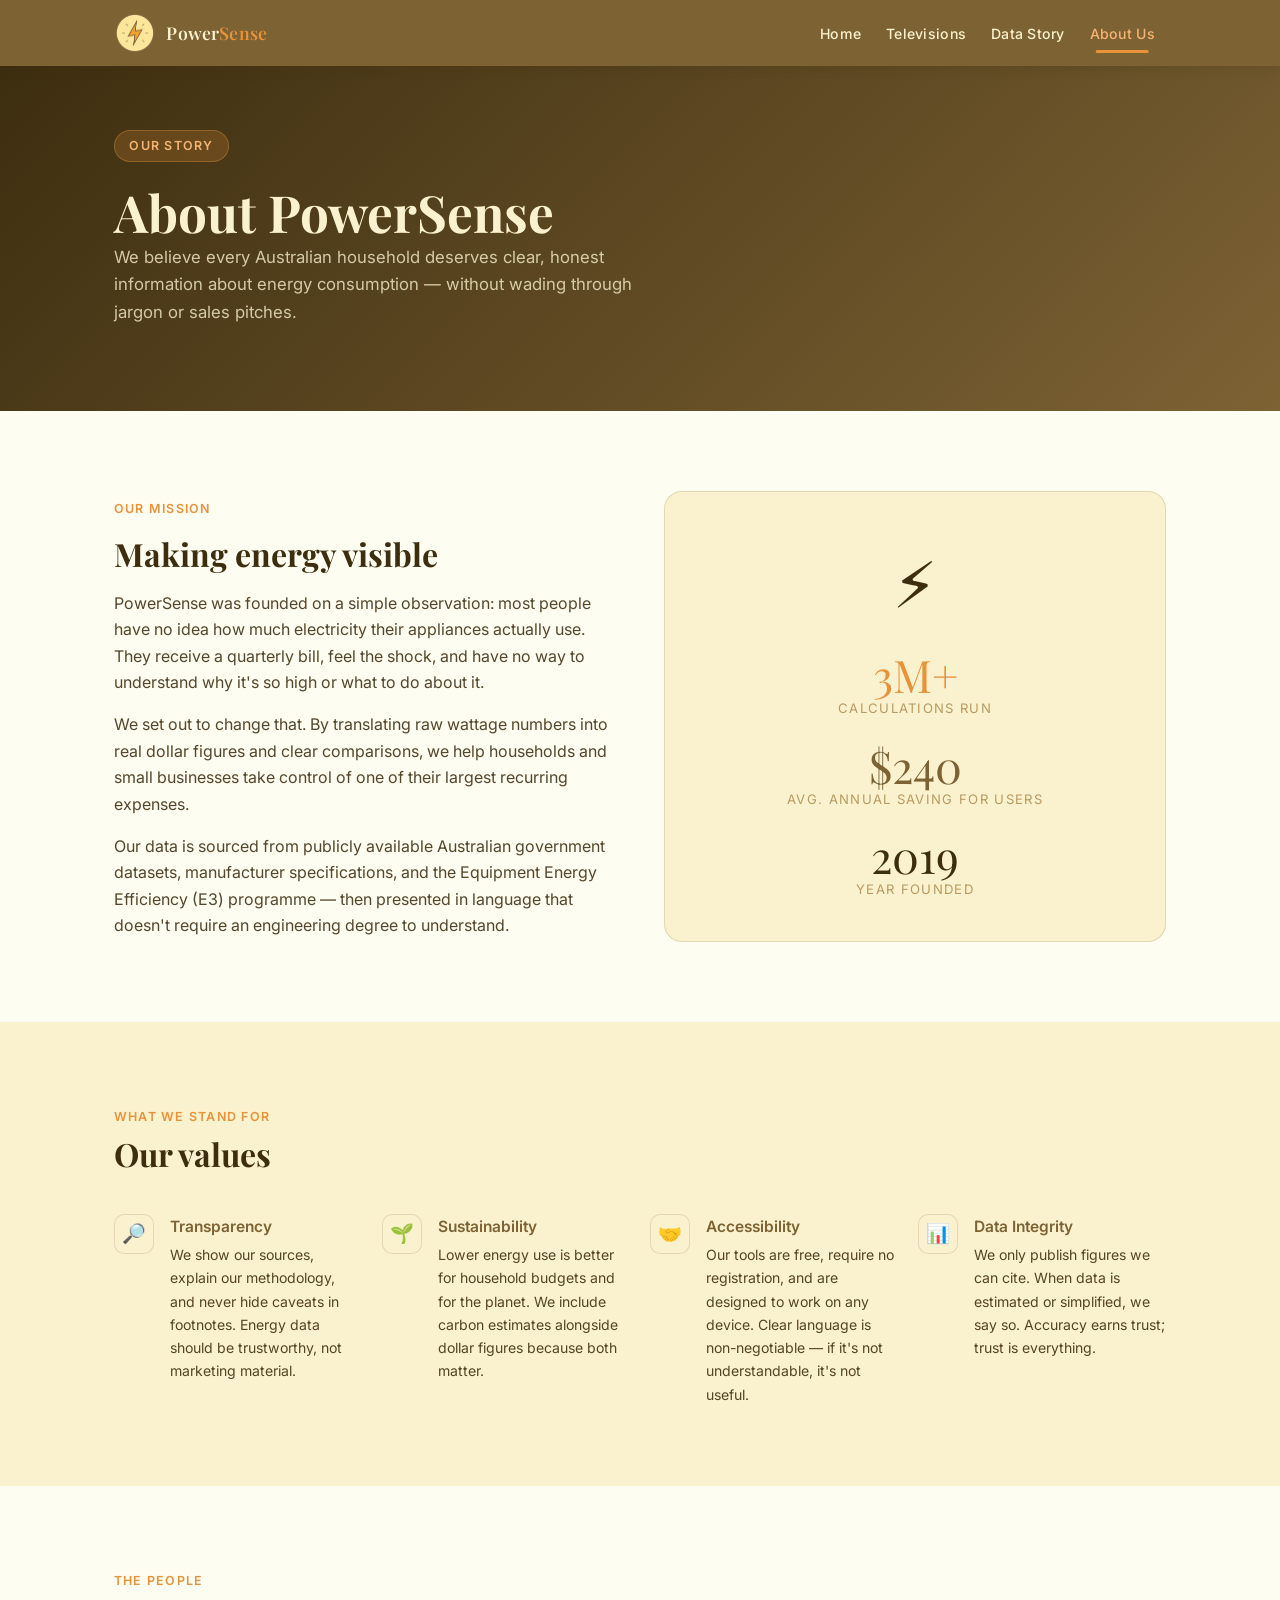
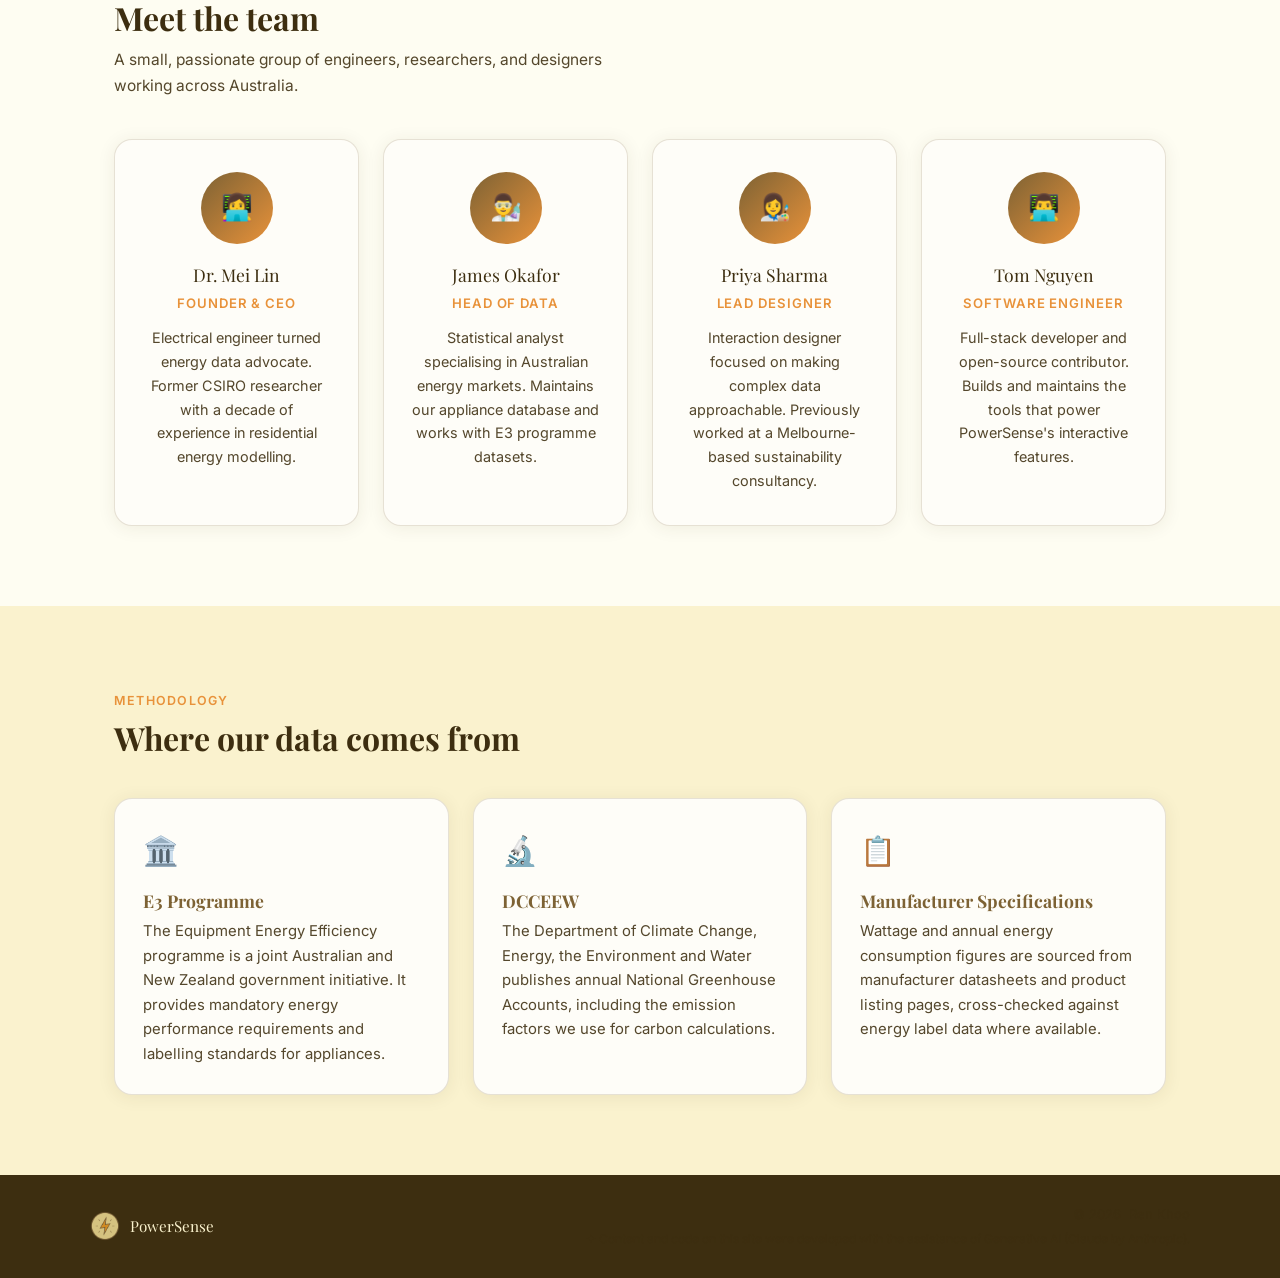
<file: Exercise 3/WebsiteV2/about.html>
<!DOCTYPE html>
<html lang="en">
<head>
  <meta charset="UTF-8" />
  <meta name="viewport" content="width=device-width, initial-scale=1.0" />
  <title>About Us – PowerSense</title>
  <meta name="description" content="Learn about PowerSense and our mission to help Australians make smarter energy decisions." />
  <link rel="stylesheet" href="assets/css/style.css" />
</head>
<body>

  <!-- ===== NAVIGATION ===== -->
  <nav class="nav" role="navigation" aria-label="Main navigation">
    <div class="container nav__inner">
      <a href="index.html" class="nav__logo" aria-label="PowerSense – Home">
        <img src="assets/img/PowerIcon.png" alt="PowerSense logo" width="42" height="42" />
        <span class="nav__logo-text">Power<span>Sense</span></span>
      </a>
      <button class="nav__toggle" id="navToggle"
              aria-expanded="false" aria-controls="navLinks" aria-label="Open menu">
        <span></span><span></span><span></span>
      </button>
      <ul class="nav__links" id="navLinks" role="list">
        <li><a href="index.html"       class="nav__link">Home</a></li>
        <li><a href="televisions.html" class="nav__link">Televisions</a></li>
        <li><a href="data-story.html"  class="nav__link">Data Story</a></li>
        <li><a href="about.html"       class="nav__link">About Us</a></li>
      </ul>
    </div>
  </nav>

  <main>

    <!-- ===== PAGE HERO ===== -->
    <section class="about-hero">
      <div class="container">
        <span class="hero__eyebrow">Our Story</span>
        <h1>About PowerSense</h1>
        <p class="hero__sub" style="color:rgba(250,242,206,0.78);">
          We believe every Australian household deserves clear, honest information about
          energy consumption — without wading through jargon or sales pitches.
        </p>
      </div>
    </section>

    <!-- ===== MISSION ===== -->
    <section class="section">
      <div class="container">
        <div style="display:grid;grid-template-columns:1fr 1fr;gap:3rem;align-items:center;">
          <div>
            <span class="section-head__eyebrow">Our Mission</span>
            <h2 style="margin-top:0.5rem;margin-bottom:1rem;">Making energy visible</h2>
            <p style="margin-bottom:1rem;">
              PowerSense was founded on a simple observation: most people have no idea how much
              electricity their appliances actually use. They receive a quarterly bill, feel the
              shock, and have no way to understand why it's so high or what to do about it.
            </p>
            <p style="margin-bottom:1rem;">
              We set out to change that. By translating raw wattage numbers into real dollar
              figures and clear comparisons, we help households and small businesses take control
              of one of their largest recurring expenses.
            </p>
            <p>
              Our data is sourced from publicly available Australian government datasets,
              manufacturer specifications, and the Equipment Energy Efficiency (E3) programme —
              then presented in language that doesn't require an engineering degree to understand.
            </p>
          </div>
          <div style="background:var(--cream);border:1px solid var(--border);border-radius:var(--radius-lg);padding:2.5rem;text-align:center;">
            <div style="font-size:4rem;margin-bottom:1rem;">⚡</div>
            <div style="font-family:var(--font-display);font-size:2.8rem;color:var(--orange);line-height:1;">3M+</div>
            <div style="font-size:0.82rem;text-transform:uppercase;letter-spacing:0.1em;color:var(--muted);margin-bottom:1.5rem;">Calculations run</div>
            <div style="font-family:var(--font-display);font-size:2.8rem;color:var(--brown);line-height:1;">$240</div>
            <div style="font-size:0.82rem;text-transform:uppercase;letter-spacing:0.1em;color:var(--muted);margin-bottom:1.5rem;">Avg. annual saving for users</div>
            <div style="font-family:var(--font-display);font-size:2.8rem;color:var(--brown-dark);line-height:1;">2019</div>
            <div style="font-size:0.82rem;text-transform:uppercase;letter-spacing:0.1em;color:var(--muted);">Year founded</div>
          </div>
        </div>
      </div>
    </section>

    <!-- ===== VALUES ===== -->
    <section class="section section--alt">
      <div class="container">
        <div class="section-head">
          <span class="section-head__eyebrow">What We Stand For</span>
          <h2>Our values</h2>
        </div>
        <div class="values-list">
          <div class="value-item">
            <div class="value-item__icon">🔎</div>
            <div>
              <div class="value-item__title">Transparency</div>
              <p>We show our sources, explain our methodology, and never hide caveats in footnotes. Energy data should be trustworthy, not marketing material.</p>
            </div>
          </div>
          <div class="value-item">
            <div class="value-item__icon">🌱</div>
            <div>
              <div class="value-item__title">Sustainability</div>
              <p>Lower energy use is better for household budgets and for the planet. We include carbon estimates alongside dollar figures because both matter.</p>
            </div>
          </div>
          <div class="value-item">
            <div class="value-item__icon">🤝</div>
            <div>
              <div class="value-item__title">Accessibility</div>
              <p>Our tools are free, require no registration, and are designed to work on any device. Clear language is non-negotiable — if it's not understandable, it's not useful.</p>
            </div>
          </div>
          <div class="value-item">
            <div class="value-item__icon">📊</div>
            <div>
              <div class="value-item__title">Data Integrity</div>
              <p>We only publish figures we can cite. When data is estimated or simplified, we say so. Accuracy earns trust; trust is everything.</p>
            </div>
          </div>
        </div>
      </div>
    </section>

    <!-- ===== TEAM ===== -->
    <section class="section">
      <div class="container">
        <div class="section-head">
          <span class="section-head__eyebrow">The People</span>
          <h2>Meet the team</h2>
          <p>A small, passionate group of engineers, researchers, and designers working across Australia.</p>
        </div>
        <div class="team-grid">
          <div class="team-card">
            <div class="team-card__avatar">👩‍💻</div>
            <div class="team-card__name">Dr. Mei Lin</div>
            <div class="team-card__role">Founder &amp; CEO</div>
            <p>Electrical engineer turned energy data advocate. Former CSIRO researcher with a decade of experience in residential energy modelling.</p>
          </div>
          <div class="team-card">
            <div class="team-card__avatar">👨‍🔬</div>
            <div class="team-card__name">James Okafor</div>
            <div class="team-card__role">Head of Data</div>
            <p>Statistical analyst specialising in Australian energy markets. Maintains our appliance database and works with E3 programme datasets.</p>
          </div>
          <div class="team-card">
            <div class="team-card__avatar">👩‍🎨</div>
            <div class="team-card__name">Priya Sharma</div>
            <div class="team-card__role">Lead Designer</div>
            <p>Interaction designer focused on making complex data approachable. Previously worked at a Melbourne-based sustainability consultancy.</p>
          </div>
          <div class="team-card">
            <div class="team-card__avatar">👨‍💻</div>
            <div class="team-card__name">Tom Nguyen</div>
            <div class="team-card__role">Software Engineer</div>
            <p>Full-stack developer and open-source contributor. Builds and maintains the tools that power PowerSense's interactive features.</p>
          </div>
        </div>
      </div>
    </section>

    <!-- ===== DATA SOURCES ===== -->
    <section class="section section--alt">
      <div class="container">
        <div class="section-head">
          <span class="section-head__eyebrow">Methodology</span>
          <h2>Where our data comes from</h2>
        </div>
        <div class="card-grid">
          <article class="card">
            <div class="card__icon">🏛️</div>
            <h3 class="card__title">E3 Programme</h3>
            <p>The Equipment Energy Efficiency programme is a joint Australian and New Zealand government initiative. It provides mandatory energy performance requirements and labelling standards for appliances.</p>
          </article>
          <article class="card">
            <div class="card__icon">🔬</div>
            <h3 class="card__title">DCCEEW</h3>
            <p>The Department of Climate Change, Energy, the Environment and Water publishes annual National Greenhouse Accounts, including the emission factors we use for carbon calculations.</p>
          </article>
          <article class="card">
            <div class="card__icon">📋</div>
            <h3 class="card__title">Manufacturer Specifications</h3>
            <p>Wattage and annual energy consumption figures are sourced from manufacturer datasheets and product listing pages, cross-checked against energy label data where available.</p>
          </article>
        </div>
      </div>
    </section>

  </main>

  <!-- ===== FOOTER ===== -->
  <footer class="footer" role="contentinfo">
    <div class="container footer__inner">
      <div class="footer__brand">
        <img src="assets/img/PowerIcon.png" alt="" aria-hidden="true" />
        <span class="footer__brand-name">PowerSense</span>
      </div>
      <div class="footer__info">
        <p>&copy; <span id="year"></span> &nbsp;Ren Khoo</p>
        <p class="footer__ai-note">
          ✦ Content and code on this site were developed with the assistance of Generative AI (Claude by Anthropic).
        </p>
      </div>
    </div>
  </footer>

  <script src="assets/js/main.js"></script>
  <script>document.getElementById('year').textContent = new Date().getFullYear();</script>

</body>
</html>
</file>
<file: Website/assets/css/style.css>
/* =============================================
   PowerSense – Appliance Energy Consumption
   External Stylesheet
   Colours derived from the PowerIcon logo
   ============================================= */

/* --- Google Fonts --- */
@import url('https://fonts.googleapis.com/css2?family=Playfair+Display:wght@600;700&family=Inter:wght@300;400;500;600&display=swap');

/* --- Design Tokens --- */
:root {
  --cream:        #FAF2CE;   /* logo fill */
  --cream-light:  #FEFDF2;   /* page background */
  --gold:         #F0C840;   /* logo highlight ring */
  --brown:        #7D6234;   /* logo border */
  --brown-dark:   #3D2E10;   /* text / footer */
  --orange:       #E8923A;   /* lightning bolt */
  --orange-light: #F5B472;   /* hover tint */
  --muted:        #B89A60;   /* secondary text */
  --border:       rgba(125, 98, 52, 0.18);
  --card-bg:      #FEFDF8;
  --shadow:       0 2px 18px rgba(61, 46, 16, 0.08);

  --font-display: 'Playfair Display', Georgia, serif;
  --font-body:    'Inter', system-ui, sans-serif;

  --radius:   10px;
  --radius-lg: 18px;
  --transition: 0.22s ease;
}

/* --- Reset & Base --- */
*, *::before, *::after { box-sizing: border-box; margin: 0; padding: 0; }

html { scroll-behavior: smooth; }

body {
  font-family: var(--font-body);
  background: var(--cream-light);
  color: var(--brown-dark);
  font-size: 1rem;
  line-height: 1.65;
  min-height: 100vh;
  display: flex;
  flex-direction: column;
}

img { max-width: 100%; display: block; }
a  { color: inherit; text-decoration: none; }
ul { list-style: none; }

/* --- Typography --- */
h1, h2, h3, h4 {
  font-family: var(--font-display);
  color: var(--brown-dark);
  line-height: 1.2;
}
h1 { font-size: clamp(2rem, 5vw, 3.2rem); }
h2 { font-size: clamp(1.4rem, 3vw, 2rem); }
h3 { font-size: 1.25rem; }

p { color: var(--brown-dark); opacity: 0.88; }

/* --- Layout helpers --- */
.container {
  max-width: 1100px;
  margin: 0 auto;
  padding: 0 1.5rem;
}

.section {
  padding: 5rem 0;
}

.section--alt {
  background: var(--cream);
}

/* =============================================
   NAVIGATION
   ============================================= */
.nav {
  background: var(--brown);
  position: sticky;
  top: 0;
  z-index: 100;
  box-shadow: 0 2px 12px rgba(61,46,16,0.18);
}

.nav__inner {
  display: flex;
  align-items: center;
  justify-content: space-between;
  height: 66px;
  gap: 1rem;
}

/* Logo */
.nav__logo {
  display: flex;
  align-items: center;
  gap: 0.65rem;
  flex-shrink: 0;
}

.nav__logo img {
  width: 42px;
  height: 42px;
  border-radius: 50%;
  transition: transform var(--transition), box-shadow var(--transition);
}

.nav__logo:hover img {
  transform: rotate(-8deg) scale(1.08);
  box-shadow: 0 0 0 3px var(--orange);
}

.nav__logo-text {
  font-family: var(--font-display);
  color: var(--cream);
  font-size: 1.1rem;
  letter-spacing: 0.01em;
  font-weight: 600;
}

.nav__logo-text span {
  color: var(--orange);
}

/* Nav links */
.nav__links {
  display: flex;
  align-items: center;
  gap: 0.25rem;
}

.nav__link {
  position: relative;
  padding: 0.45rem 0.9rem;
  color: var(--cream);
  font-size: 0.9rem;
  font-weight: 500;
  letter-spacing: 0.03em;
  border-radius: var(--radius);
  transition: color var(--transition), background var(--transition);
}

/* Hover effect */
.nav__link:hover {
  color: var(--orange-light);
  background: rgba(255,255,255,0.08);
}

/* Active indicator – orange underline bar */
.nav__link::after {
  content: '';
  position: absolute;
  left: 50%;
  bottom: -4px;
  transform: translateX(-50%) scaleX(0);
  width: 60%;
  height: 3px;
  background: var(--orange);
  border-radius: 2px;
  transition: transform var(--transition);
}

.nav__link--active {
  color: var(--orange-light);
}

.nav__link--active::after {
  transform: translateX(-50%) scaleX(1);
}

/* Hamburger (mobile) */
.nav__toggle {
  display: none;
  flex-direction: column;
  gap: 5px;
  cursor: pointer;
  padding: 6px;
  background: none;
  border: none;
}

.nav__toggle span {
  display: block;
  width: 24px;
  height: 2px;
  background: var(--cream);
  border-radius: 2px;
  transition: var(--transition);
}

/* =============================================
   HERO
   ============================================= */
.hero {
  background: linear-gradient(135deg, var(--brown-dark) 0%, var(--brown) 100%);
  color: var(--cream);
  padding: 5rem 0 4rem;
  position: relative;
  overflow: hidden;
}

.hero::before {
  content: '⚡';
  position: absolute;
  font-size: 18rem;
  right: -2rem;
  top: 50%;
  transform: translateY(-50%);
  opacity: 0.06;
  pointer-events: none;
}

.hero__eyebrow {
  display: inline-block;
  background: rgba(232, 146, 58, 0.2);
  color: var(--orange-light);
  border: 1px solid rgba(232, 146, 58, 0.35);
  padding: 0.3rem 0.9rem;
  border-radius: 30px;
  font-size: 0.78rem;
  font-weight: 600;
  letter-spacing: 0.1em;
  text-transform: uppercase;
  margin-bottom: 1.25rem;
}

.hero h1 {
  color: var(--cream);
  max-width: 650px;
  margin-bottom: 1.25rem;
}

.hero h1 em {
  font-style: normal;
  color: var(--orange-light);
}

.hero__sub {
  color: rgba(250, 242, 206, 0.78);
  max-width: 520px;
  font-size: 1.05rem;
  margin-bottom: 2.25rem;
  opacity: 1;
}

.hero__stats {
  display: flex;
  gap: 2.5rem;
  flex-wrap: wrap;
  margin-top: 1rem;
}

.hero__stat-value {
  font-family: var(--font-display);
  font-size: 2.1rem;
  color: var(--orange-light);
  line-height: 1;
}

.hero__stat-label {
  font-size: 0.78rem;
  color: rgba(250, 242, 206, 0.65);
  text-transform: uppercase;
  letter-spacing: 0.08em;
  margin-top: 0.3rem;
}

/* =============================================
   CARDS / FEATURE GRID
   ============================================= */
.card-grid {
  display: grid;
  grid-template-columns: repeat(auto-fit, minmax(280px, 1fr));
  gap: 1.5rem;
}

.card {
  background: var(--card-bg);
  border: 1px solid var(--border);
  border-radius: var(--radius-lg);
  padding: 1.75rem;
  box-shadow: var(--shadow);
  transition: transform var(--transition), box-shadow var(--transition);
}

.card:hover {
  transform: translateY(-4px);
  box-shadow: 0 8px 28px rgba(61, 46, 16, 0.12);
}

.card__icon {
  font-size: 1.8rem;
  margin-bottom: 1rem;
}

.card__title {
  font-size: 1.1rem;
  margin-bottom: 0.5rem;
  color: var(--brown);
}

.card p {
  font-size: 0.93rem;
}

/* =============================================
   SECTION HEADINGS
   ============================================= */
.section-head {
  margin-bottom: 2.5rem;
}

.section-head__eyebrow {
  display: inline-block;
  color: var(--orange);
  font-size: 0.78rem;
  font-weight: 600;
  text-transform: uppercase;
  letter-spacing: 0.1em;
  margin-bottom: 0.5rem;
}

.section-head h2 {
  margin-bottom: 0.6rem;
}

.section-head p {
  max-width: 540px;
  font-size: 0.97rem;
}

/* =============================================
   FAQ ACCORDION
   ============================================= */
.faq-list {
  max-width: 780px;
  display: flex;
  flex-direction: column;
  gap: 0.75rem;
}

.faq-item {
  border: 1px solid var(--border);
  border-radius: var(--radius);
  overflow: hidden;
  background: var(--card-bg);
}

.faq-item__trigger {
  width: 100%;
  display: flex;
  align-items: center;
  justify-content: space-between;
  padding: 1.1rem 1.35rem;
  background: none;
  border: none;
  cursor: pointer;
  text-align: left;
  font-family: var(--font-body);
  font-size: 0.97rem;
  font-weight: 600;
  color: var(--brown-dark);
  gap: 1rem;
  transition: background var(--transition), color var(--transition);
}

.faq-item__trigger:hover {
  background: var(--cream);
  color: var(--brown);
}

.faq-item__trigger[aria-expanded="true"] {
  color: var(--orange);
  background: var(--cream);
}

.faq-item__icon {
  flex-shrink: 0;
  width: 22px;
  height: 22px;
  background: var(--brown);
  color: var(--cream);
  border-radius: 50%;
  display: flex;
  align-items: center;
  justify-content: center;
  font-size: 1rem;
  font-weight: 700;
  transition: transform var(--transition), background var(--transition);
  line-height: 1;
}

.faq-item__trigger[aria-expanded="true"] .faq-item__icon {
  transform: rotate(45deg);
  background: var(--orange);
}

.faq-item__body {
  max-height: 0;
  overflow: hidden;
  transition: max-height 0.38s cubic-bezier(0.4,0,0.2,1), padding var(--transition);
}

.faq-item__body.is-open {
  max-height: 500px;
}

.faq-item__body-inner {
  padding: 0 1.35rem 1.2rem;
  font-size: 0.93rem;
  color: var(--brown-dark);
  opacity: 0.85;
  border-top: 1px solid var(--border);
  padding-top: 1rem;
}

/* =============================================
   ENERGY CALCULATOR
   ============================================= */
.calculator {
  background: var(--card-bg);
  border: 1px solid var(--border);
  border-radius: var(--radius-lg);
  padding: 2.25rem 2.5rem;
  box-shadow: var(--shadow);
  max-width: 820px;
}

.calculator__grid {
  display: grid;
  grid-template-columns: 1fr 1fr;
  gap: 1.25rem 2rem;
}

.field {
  display: flex;
  flex-direction: column;
  gap: 0.4rem;
}

.field label {
  font-size: 0.82rem;
  font-weight: 600;
  color: var(--brown);
  text-transform: uppercase;
  letter-spacing: 0.07em;
}

.field input,
.field select {
  padding: 0.65rem 0.9rem;
  border: 1.5px solid var(--border);
  border-radius: var(--radius);
  font-family: var(--font-body);
  font-size: 0.97rem;
  color: var(--brown-dark);
  background: var(--cream-light);
  transition: border-color var(--transition), box-shadow var(--transition);
  width: 100%;
}

.field input:focus,
.field select:focus {
  outline: none;
  border-color: var(--orange);
  box-shadow: 0 0 0 3px rgba(232, 146, 58, 0.18);
}

.field--error input,
.field--error select {
  border-color: #c0392b;
}

.field__error-msg {
  font-size: 0.8rem;
  color: #c0392b;
  display: none;
}

.field--error .field__error-msg {
  display: block;
}

.calculator__actions {
  display: flex;
  gap: 0.75rem;
  margin-top: 1.5rem;
  flex-wrap: wrap;
}

.btn {
  padding: 0.72rem 1.6rem;
  border-radius: var(--radius);
  font-family: var(--font-body);
  font-size: 0.93rem;
  font-weight: 600;
  cursor: pointer;
  border: none;
  transition: background var(--transition), transform var(--transition), box-shadow var(--transition);
  letter-spacing: 0.02em;
}

.btn--primary {
  background: var(--orange);
  color: #fff;
}

.btn--primary:hover {
  background: #d4772a;
  transform: translateY(-1px);
  box-shadow: 0 4px 14px rgba(232, 146, 58, 0.35);
}

.btn--secondary {
  background: transparent;
  color: var(--brown);
  border: 1.5px solid var(--border);
}

.btn--secondary:hover {
  background: var(--cream);
}

/* Results panel */
.calc-results {
  margin-top: 2rem;
  border-top: 1px solid var(--border);
  padding-top: 2rem;
  display: none;
}

.calc-results.is-visible {
  display: block;
  animation: fadeUp 0.35s ease;
}

@keyframes fadeUp {
  from { opacity: 0; transform: translateY(12px); }
  to   { opacity: 1; transform: translateY(0); }
}

.calc-results__title {
  font-family: var(--font-display);
  font-size: 1.1rem;
  margin-bottom: 1.25rem;
  color: var(--brown);
}

.results-grid {
  display: grid;
  grid-template-columns: repeat(auto-fit, minmax(170px, 1fr));
  gap: 1rem;
}

.result-card {
  background: linear-gradient(135deg, var(--brown) 0%, var(--brown-dark) 100%);
  color: var(--cream);
  border-radius: var(--radius);
  padding: 1.2rem 1.35rem;
  text-align: center;
}

.result-card--accent {
  background: linear-gradient(135deg, var(--orange) 0%, #c0681a 100%);
}

.result-card__value {
  font-family: var(--font-display);
  font-size: 1.75rem;
  color: var(--cream);
  line-height: 1;
  margin-bottom: 0.4rem;
}

.result-card__label {
  font-size: 0.78rem;
  opacity: 0.75;
  text-transform: uppercase;
  letter-spacing: 0.08em;
}

/* =============================================
   TELEVISIONS PAGE – TABLE
   ============================================= */
.tv-table-wrap {
  overflow-x: auto;
  border-radius: var(--radius-lg);
  border: 1px solid var(--border);
  box-shadow: var(--shadow);
}

.tv-table {
  width: 100%;
  border-collapse: collapse;
  background: var(--card-bg);
  font-size: 0.9rem;
}

.tv-table th {
  background: var(--brown);
  color: var(--cream);
  padding: 0.9rem 1.1rem;
  text-align: left;
  font-size: 0.78rem;
  text-transform: uppercase;
  letter-spacing: 0.08em;
  font-weight: 600;
}

.tv-table td {
  padding: 0.9rem 1.1rem;
  border-bottom: 1px solid var(--border);
  color: var(--brown-dark);
  vertical-align: middle;
}

.tv-table tr:last-child td {
  border-bottom: none;
}

.tv-table tr:hover td {
  background: var(--cream);
}

/* Energy star badge */
.star-badge {
  display: inline-flex;
  align-items: center;
  gap: 0.25rem;
  background: var(--cream);
  border: 1px solid var(--border);
  border-radius: 20px;
  padding: 0.2rem 0.65rem;
  font-size: 0.78rem;
  font-weight: 600;
  color: var(--brown);
}

.star-badge--high { background: #e8f5e9; border-color: #4caf50; color: #2e7d32; }
.star-badge--mid  { background: #fff8e1; border-color: #ffc107; color: #7d5700; }
.star-badge--low  { background: #fce4ec; border-color: #e91e63; color: #880e4f; }

/* Energy label pill */
.energy-label {
  display: inline-block;
  padding: 0.22rem 0.7rem;
  border-radius: 4px;
  font-size: 0.8rem;
  font-weight: 700;
  color: #fff;
  letter-spacing: 0.05em;
}
.energy-label--A { background: #1a9e3c; }
.energy-label--B { background: #4caf50; }
.energy-label--C { background: #8bc34a; }
.energy-label--D { background: #ffc107; color: #333; }
.energy-label--E { background: #ff9800; }
.energy-label--F { background: #f44336; }

/* =============================================
   ABOUT PAGE
   ============================================= */
.about-hero {
  background: linear-gradient(135deg, var(--brown-dark) 0%, var(--brown) 100%);
  color: var(--cream);
  padding: 4rem 0 3rem;
}

.about-hero h1 { color: var(--cream); }

.team-grid {
  display: grid;
  grid-template-columns: repeat(auto-fit, minmax(240px, 1fr));
  gap: 1.5rem;
}

.team-card {
  background: var(--card-bg);
  border: 1px solid var(--border);
  border-radius: var(--radius-lg);
  padding: 2rem 1.75rem;
  text-align: center;
  box-shadow: var(--shadow);
  transition: transform var(--transition);
}

.team-card:hover { transform: translateY(-4px); }

.team-card__avatar {
  width: 72px;
  height: 72px;
  border-radius: 50%;
  background: linear-gradient(135deg, var(--brown) 0%, var(--orange) 100%);
  display: flex;
  align-items: center;
  justify-content: center;
  font-size: 1.6rem;
  margin: 0 auto 1rem;
  color: #fff;
}

.team-card__name {
  font-family: var(--font-display);
  font-size: 1.1rem;
  margin-bottom: 0.25rem;
}

.team-card__role {
  font-size: 0.82rem;
  color: var(--orange);
  font-weight: 600;
  text-transform: uppercase;
  letter-spacing: 0.07em;
  margin-bottom: 0.75rem;
}

.team-card p { font-size: 0.9rem; }

/* Values list */
.values-list {
  display: grid;
  grid-template-columns: repeat(auto-fit, minmax(240px, 1fr));
  gap: 1.25rem;
  margin-top: 2.5rem;
}

.value-item {
  display: flex;
  gap: 1rem;
  align-items: flex-start;
}

.value-item__icon {
  flex-shrink: 0;
  width: 40px;
  height: 40px;
  border-radius: var(--radius);
  background: var(--cream);
  border: 1px solid var(--border);
  display: flex;
  align-items: center;
  justify-content: center;
  font-size: 1.2rem;
}

.value-item__title {
  font-weight: 600;
  font-size: 0.97rem;
  margin-bottom: 0.25rem;
  color: var(--brown);
}

.value-item p { font-size: 0.88rem; }

/* =============================================
   FOOTER
   ============================================= */
.footer {
  background: var(--brown-dark);
  color: rgba(250, 242, 206, 0.65);
  margin-top: auto;
}

.footer__inner {
  display: flex;
  align-items: center;
  justify-content: space-between;
  padding: 1.8rem 0;
  gap: 1rem;
  flex-wrap: wrap;
}

.footer__brand {
  display: flex;
  align-items: center;
  gap: 0.6rem;
}

.footer__brand img {
  width: 30px;
  height: 30px;
  border-radius: 50%;
  opacity: 0.8;
}

.footer__brand-name {
  font-family: var(--font-display);
  color: var(--cream);
  font-size: 0.95rem;
}

.footer__info {
  font-size: 0.82rem;
  text-align: right;
}

.footer__info p + p { margin-top: 0.2rem; }

.footer__ai-note {
  font-size: 0.75rem;
  opacity: 0.55;
  margin-top: 0.4rem;
}

/* =============================================
   RESPONSIVE
   ============================================= */
@media (max-width: 768px) {
  .nav__links {
    display: none;
    position: absolute;
    top: 66px;
    left: 0;
    right: 0;
    background: var(--brown);
    flex-direction: column;
    padding: 1rem 1.5rem;
    gap: 0.25rem;
    border-top: 1px solid rgba(255,255,255,0.1);
  }

  .nav__links.is-open { display: flex; }
  .nav__toggle { display: flex; }
  .nav { position: relative; }

  .nav__link::after { display: none; }
  .nav__link--active { background: rgba(232,146,58,0.18); }

  .hero { padding: 3rem 0; }
  .hero::before { font-size: 10rem; }
  .hero__stats { gap: 1.5rem; }

  .calculator { padding: 1.5rem; }
  .calculator__grid { grid-template-columns: 1fr; }

  .footer__inner { flex-direction: column; text-align: center; }
  .footer__info { text-align: center; }
}
</file>
<file: Exercise 3/WebsiteV2/assets/css/style.css>
/* =============================================
   PowerSense – Appliance Energy Consumption
   External Stylesheet
   Colours derived from the PowerIcon logo
   ============================================= */

/* --- Google Fonts --- */
@import url('https://fonts.googleapis.com/css2?family=Playfair+Display:wght@600;700&family=Inter:wght@300;400;500;600&display=swap');

/* --- Design Tokens --- */
:root {
  --cream:        #FAF2CE;   /* logo fill */
  --cream-light:  #FEFDF2;   /* page background */
  --gold:         #F0C840;   /* logo highlight ring */
  --brown:        #7D6234;   /* logo border */
  --brown-dark:   #3D2E10;   /* text / footer */
  --orange:       #E8923A;   /* lightning bolt */
  --orange-light: #F5B472;   /* hover tint */
  --muted:        #B89A60;   /* secondary text */
  --border:       rgba(125, 98, 52, 0.18);
  --card-bg:      #FEFDF8;
  --shadow:       0 2px 18px rgba(61, 46, 16, 0.08);

  --font-display: 'Playfair Display', Georgia, serif;
  --font-body:    'Inter', system-ui, sans-serif;

  --radius:   10px;
  --radius-lg: 18px;
  --transition: 0.22s ease;
}

/* --- Reset & Base --- */
*, *::before, *::after { box-sizing: border-box; margin: 0; padding: 0; }

html { scroll-behavior: smooth; }

body {
  font-family: var(--font-body);
  background: var(--cream-light);
  color: var(--brown-dark);
  font-size: 1rem;
  line-height: 1.65;
  min-height: 100vh;
  display: flex;
  flex-direction: column;
}

img { max-width: 100%; display: block; }
a  { color: inherit; text-decoration: none; }
ul { list-style: none; }

/* --- Typography --- */
h1, h2, h3, h4 {
  font-family: var(--font-display);
  color: var(--brown-dark);
  line-height: 1.2;
}
h1 { font-size: clamp(2rem, 5vw, 3.2rem); }
h2 { font-size: clamp(1.4rem, 3vw, 2rem); }
h3 { font-size: 1.25rem; }

p { color: var(--brown-dark); opacity: 0.88; }

/* --- Layout helpers --- */
.container {
  max-width: 1100px;
  margin: 0 auto;
  padding: 0 1.5rem;
}

.section {
  padding: 5rem 0;
}

.section--alt {
  background: var(--cream);
}

/* --- Badges & Buttons --- */
.badge {
  display: inline-block;
  padding: 0.25rem 0.65rem;
  font-size: 0.72rem;
  font-weight: 700;
  text-transform: uppercase;
  letter-spacing: 0.06em;
  border-radius: 99px;
  line-height: 1.2;
}

.badge--gold {
  background: var(--gold);
  color: var(--brown-dark);
}

.badge--orange {
  background: var(--orange);
  color: #fff;
}

.btn {
  display: inline-block;
  padding: 0.7rem 1.4rem;
  font-family: var(--font-body);
  font-size: 0.92rem;
  font-weight: 600;
  border-radius: var(--radius);
  text-decoration: none;
  cursor: pointer;
  transition: background var(--transition), transform var(--transition), box-shadow var(--transition);
}

.btn--primary {
  background: var(--orange);
  color: #fff;
  border: none;
}

.btn--primary:hover {
  background: var(--orange-light);
  transform: translateY(-2px);
  box-shadow: 0 4px 12px rgba(232, 146, 58, 0.35);
}


/* =============================================
   NAVIGATION
   ============================================= */
.nav {
  background: var(--brown);
  position: sticky;
  top: 0;
  z-index: 100;
  box-shadow: 0 2px 12px rgba(61,46,16,0.18);
}

.nav__inner {
  display: flex;
  align-items: center;
  justify-content: space-between;
  height: 66px;
  gap: 0.5rem;
  overflow: visible;
}

/* Logo */
.nav__logo {
  display: flex;
  align-items: center;
  gap: 0.65rem;
  flex-shrink: 0;
}

.nav__logo img {
  width: 42px;
  height: 42px;
  border-radius: 50%;
  transition: transform var(--transition), box-shadow var(--transition);
}

.nav__logo:hover img {
  transform: rotate(-8deg) scale(1.08);
  box-shadow: 0 0 0 3px var(--orange);
}

.nav__logo-text {
  font-family: var(--font-display);
  color: var(--cream);
  font-size: 1.1rem;
  letter-spacing: 0.01em;
  font-weight: 600;
}

.nav__logo-text span {
  color: var(--orange);
}

/* Nav links */
.nav__links {
  display: flex;
  align-items: center;
  gap: 0.15rem;
  flex-shrink: 0;
}

.nav__link {
  position: relative;
  padding: 0.45rem 0.7rem;
  color: var(--cream);
  font-size: 0.88rem;
  font-weight: 500;
  letter-spacing: 0.02em;
  border-radius: var(--radius);
  transition: color var(--transition), background var(--transition);
  white-space: nowrap;
}

/* Hover effect */
.nav__link:hover {
  color: var(--orange-light);
  background: rgba(255,255,255,0.08);
}

/* Active indicator – orange underline bar */
.nav__link::after {
  content: '';
  position: absolute;
  left: 50%;
  bottom: -4px;
  transform: translateX(-50%) scaleX(0);
  width: 60%;
  height: 3px;
  background: var(--orange);
  border-radius: 2px;
  transition: transform var(--transition);
}

.nav__link--active {
  color: var(--orange-light);
}

.nav__link--active::after {
  transform: translateX(-50%) scaleX(1);
}

/* Hamburger (mobile) */
.nav__toggle {
  display: none;
  flex-direction: column;
  gap: 5px;
  cursor: pointer;
  padding: 6px;
  background: none;
  border: none;
}

.nav__toggle span {
  display: block;
  width: 24px;
  height: 2px;
  background: var(--cream);
  border-radius: 2px;
  transition: var(--transition);
}

/* =============================================
   HERO
   ============================================= */
.hero {
  background: linear-gradient(135deg, var(--brown-dark) 0%, var(--brown) 100%);
  color: var(--cream);
  padding: 5rem 0 4rem;
  position: relative;
  overflow: hidden;
}

.hero::before {
  content: '⚡';
  position: absolute;
  font-size: 18rem;
  right: -2rem;
  top: 50%;
  transform: translateY(-50%);
  opacity: 0.06;
  pointer-events: none;
}

.hero__eyebrow {
  display: inline-block;
  background: rgba(232, 146, 58, 0.2);
  color: var(--orange-light);
  border: 1px solid rgba(232, 146, 58, 0.35);
  padding: 0.3rem 0.9rem;
  border-radius: 30px;
  font-size: 0.78rem;
  font-weight: 600;
  letter-spacing: 0.1em;
  text-transform: uppercase;
  margin-bottom: 1.25rem;
}

.hero h1 {
  color: var(--cream);
  max-width: 650px;
  margin-bottom: 1.25rem;
}

.hero h1 em {
  font-style: normal;
  color: var(--orange-light);
}

.hero__sub {
  color: rgba(250, 242, 206, 0.78);
  max-width: 520px;
  font-size: 1.05rem;
  margin-bottom: 2.25rem;
  opacity: 1;
}

.hero__stats {
  display: flex;
  gap: 2.5rem;
  flex-wrap: wrap;
  margin-top: 1rem;
}

.hero__stat-value {
  font-family: var(--font-display);
  font-size: 2.1rem;
  color: var(--orange-light);
  line-height: 1;
}

.hero__stat-label {
  font-size: 0.78rem;
  color: rgba(250, 242, 206, 0.65);
  text-transform: uppercase;
  letter-spacing: 0.08em;
  margin-top: 0.3rem;
}

/* =============================================
   CARDS / FEATURE GRID
   ============================================= */
.card-grid {
  display: grid;
  grid-template-columns: repeat(auto-fit, minmax(280px, 1fr));
  gap: 1.5rem;
}

.card {
  background: var(--card-bg);
  border: 1px solid var(--border);
  border-radius: var(--radius-lg);
  padding: 1.75rem;
  box-shadow: var(--shadow);
  transition: transform var(--transition), box-shadow var(--transition);
}

.card:hover {
  transform: translateY(-4px);
  box-shadow: 0 8px 28px rgba(61, 46, 16, 0.12);
}

.card__icon {
  font-size: 1.8rem;
  margin-bottom: 1rem;
}

.card__title {
  font-size: 1.1rem;
  margin-bottom: 0.5rem;
  color: var(--brown);
}

.card p {
  font-size: 0.93rem;
}

/* =============================================
   SECTION HEADINGS
   ============================================= */
.section-head {
  margin-bottom: 2.5rem;
}

.section-head__eyebrow {
  display: inline-block;
  color: var(--orange);
  font-size: 0.78rem;
  font-weight: 600;
  text-transform: uppercase;
  letter-spacing: 0.1em;
  margin-bottom: 0.5rem;
}

.section-head h2 {
  margin-bottom: 0.6rem;
}

.section-head p {
  max-width: 540px;
  font-size: 0.97rem;
}

/* =============================================
   FAQ ACCORDION
   ============================================= */
.faq-list {
  max-width: 780px;
  display: flex;
  flex-direction: column;
  gap: 0.75rem;
}

.faq-item {
  border: 1px solid var(--border);
  border-radius: var(--radius);
  overflow: hidden;
  background: var(--card-bg);
}

.faq-item__trigger {
  width: 100%;
  display: flex;
  align-items: center;
  justify-content: space-between;
  padding: 1.1rem 1.35rem;
  background: none;
  border: none;
  cursor: pointer;
  text-align: left;
  font-family: var(--font-body);
  font-size: 0.97rem;
  font-weight: 600;
  color: var(--brown-dark);
  gap: 1rem;
  transition: background var(--transition), color var(--transition);
}

.faq-item__trigger:hover {
  background: var(--cream);
  color: var(--brown);
}

.faq-item__trigger[aria-expanded="true"] {
  color: var(--orange);
  background: var(--cream);
}

.faq-item__icon {
  flex-shrink: 0;
  width: 22px;
  height: 22px;
  background: var(--brown);
  color: var(--cream);
  border-radius: 50%;
  display: flex;
  align-items: center;
  justify-content: center;
  font-size: 1rem;
  font-weight: 700;
  transition: transform var(--transition), background var(--transition);
  line-height: 1;
}

.faq-item__trigger[aria-expanded="true"] .faq-item__icon {
  transform: rotate(45deg);
  background: var(--orange);
}

.faq-item__body {
  max-height: 0;
  overflow: hidden;
  transition: max-height 0.38s cubic-bezier(0.4,0,0.2,1), padding var(--transition);
}

.faq-item__body.is-open {
  max-height: 500px;
}

.faq-item__body-inner {
  padding: 0 1.35rem 1.2rem;
  font-size: 0.93rem;
  color: var(--brown-dark);
  opacity: 0.85;
  border-top: 1px solid var(--border);
  padding-top: 1rem;
}

/* =============================================
   ENERGY CALCULATOR
   ============================================= */
.calculator {
  background: var(--card-bg);
  border: 1px solid var(--border);
  border-radius: var(--radius-lg);
  padding: 2.25rem 2.5rem;
  box-shadow: var(--shadow);
  max-width: 820px;
}

.calculator__grid {
  display: grid;
  grid-template-columns: 1fr 1fr;
  gap: 1.25rem 2rem;
}

.field {
  display: flex;
  flex-direction: column;
  gap: 0.4rem;
}

.field label {
  font-size: 0.82rem;
  font-weight: 600;
  color: var(--brown);
  text-transform: uppercase;
  letter-spacing: 0.07em;
}

.field input,
.field select {
  padding: 0.65rem 0.9rem;
  border: 1.5px solid var(--border);
  border-radius: var(--radius);
  font-family: var(--font-body);
  font-size: 0.97rem;
  color: var(--brown-dark);
  background: var(--cream-light);
  transition: border-color var(--transition), box-shadow var(--transition);
  width: 100%;
}

.field input:focus,
.field select:focus {
  outline: none;
  border-color: var(--orange);
  box-shadow: 0 0 0 3px rgba(232, 146, 58, 0.18);
}

.field--error input,
.field--error select {
  border-color: #c0392b;
}

.field__error-msg {
  font-size: 0.8rem;
  color: #c0392b;
  display: none;
}

.field--error .field__error-msg {
  display: block;
}

.calculator__actions {
  display: flex;
  gap: 0.75rem;
  margin-top: 1.5rem;
  flex-wrap: wrap;
}

.btn {
  padding: 0.72rem 1.6rem;
  border-radius: var(--radius);
  font-family: var(--font-body);
  font-size: 0.93rem;
  font-weight: 600;
  cursor: pointer;
  border: none;
  transition: background var(--transition), transform var(--transition), box-shadow var(--transition);
  letter-spacing: 0.02em;
}

.btn--primary {
  background: var(--orange);
  color: #fff;
}

.btn--primary:hover {
  background: #d4772a;
  transform: translateY(-1px);
  box-shadow: 0 4px 14px rgba(232, 146, 58, 0.35);
}

.btn--secondary {
  background: transparent;
  color: var(--brown);
  border: 1.5px solid var(--border);
}

.btn--secondary:hover {
  background: var(--cream);
}

/* Results panel */
.calc-results {
  margin-top: 2rem;
  border-top: 1px solid var(--border);
  padding-top: 2rem;
  display: none;
}

.calc-results.is-visible {
  display: block;
  animation: fadeUp 0.35s ease;
}

@keyframes fadeUp {
  from { opacity: 0; transform: translateY(12px); }
  to   { opacity: 1; transform: translateY(0); }
}

.calc-results__title {
  font-family: var(--font-display);
  font-size: 1.1rem;
  margin-bottom: 1.25rem;
  color: var(--brown);
}

.results-grid {
  display: grid;
  grid-template-columns: repeat(auto-fit, minmax(170px, 1fr));
  gap: 1rem;
}

.result-card {
  background: linear-gradient(135deg, var(--brown) 0%, var(--brown-dark) 100%);
  color: var(--cream);
  border-radius: var(--radius);
  padding: 1.2rem 1.35rem;
  text-align: center;
}

.result-card--accent {
  background: linear-gradient(135deg, var(--orange) 0%, #c0681a 100%);
}

.result-card__value {
  font-family: var(--font-display);
  font-size: 1.75rem;
  color: var(--cream);
  line-height: 1;
  margin-bottom: 0.4rem;
}

.result-card__label {
  font-size: 0.78rem;
  opacity: 0.75;
  text-transform: uppercase;
  letter-spacing: 0.08em;
}

/* =============================================
   TELEVISIONS PAGE – TABLE
   ============================================= */
.tv-table-wrap {
  overflow-x: auto;
  border-radius: var(--radius-lg);
  border: 1px solid var(--border);
  box-shadow: var(--shadow);
}

.tv-table {
  width: 100%;
  border-collapse: collapse;
  background: var(--card-bg);
  font-size: 0.9rem;
}

.tv-table th {
  background: var(--brown);
  color: var(--cream);
  padding: 0.9rem 1.1rem;
  text-align: left;
  font-size: 0.78rem;
  text-transform: uppercase;
  letter-spacing: 0.08em;
  font-weight: 600;
}

.tv-table td {
  padding: 0.9rem 1.1rem;
  border-bottom: 1px solid var(--border);
  color: var(--brown-dark);
  vertical-align: middle;
}

.tv-table tr:last-child td {
  border-bottom: none;
}

.tv-table tr:hover td {
  background: var(--cream);
}

/* Energy star badge */
.star-badge {
  display: inline-flex;
  align-items: center;
  gap: 0.25rem;
  background: var(--cream);
  border: 1px solid var(--border);
  border-radius: 20px;
  padding: 0.2rem 0.65rem;
  font-size: 0.78rem;
  font-weight: 600;
  color: var(--brown);
}

.star-badge--high { background: #e8f5e9; border-color: #4caf50; color: #2e7d32; }
.star-badge--mid  { background: #fff8e1; border-color: #ffc107; color: #7d5700; }
.star-badge--low  { background: #fce4ec; border-color: #e91e63; color: #880e4f; }

/* Energy label pill */
.energy-label {
  display: inline-block;
  padding: 0.22rem 0.7rem;
  border-radius: 4px;
  font-size: 0.8rem;
  font-weight: 700;
  color: #fff;
  letter-spacing: 0.05em;
}
.energy-label--A { background: #1a9e3c; }
.energy-label--B { background: #4caf50; }
.energy-label--C { background: #8bc34a; }
.energy-label--D { background: #ffc107; color: #333; }
.energy-label--E { background: #ff9800; }
.energy-label--F { background: #f44336; }

/* =============================================
   ABOUT PAGE
   ============================================= */
.about-hero {
  background: linear-gradient(135deg, var(--brown-dark) 0%, var(--brown) 100%);
  color: var(--cream);
  padding: 4rem 0 3rem;
}

.about-hero h1 { color: var(--cream); }

.team-grid {
  display: grid;
  grid-template-columns: repeat(auto-fit, minmax(240px, 1fr));
  gap: 1.5rem;
}

.team-card {
  background: var(--card-bg);
  border: 1px solid var(--border);
  border-radius: var(--radius-lg);
  padding: 2rem 1.75rem;
  text-align: center;
  box-shadow: var(--shadow);
  transition: transform var(--transition);
}

.team-card:hover { transform: translateY(-4px); }

.team-card__avatar {
  width: 72px;
  height: 72px;
  border-radius: 50%;
  background: linear-gradient(135deg, var(--brown) 0%, var(--orange) 100%);
  display: flex;
  align-items: center;
  justify-content: center;
  font-size: 1.6rem;
  margin: 0 auto 1rem;
  color: #fff;
}

.team-card__name {
  font-family: var(--font-display);
  font-size: 1.1rem;
  margin-bottom: 0.25rem;
}

.team-card__role {
  font-size: 0.82rem;
  color: var(--orange);
  font-weight: 600;
  text-transform: uppercase;
  letter-spacing: 0.07em;
  margin-bottom: 0.75rem;
}

.team-card p { font-size: 0.9rem; }

/* Values list */
.values-list {
  display: grid;
  grid-template-columns: repeat(auto-fit, minmax(240px, 1fr));
  gap: 1.25rem;
  margin-top: 2.5rem;
}

.value-item {
  display: flex;
  gap: 1rem;
  align-items: flex-start;
}

.value-item__icon {
  flex-shrink: 0;
  width: 40px;
  height: 40px;
  border-radius: var(--radius);
  background: var(--cream);
  border: 1px solid var(--border);
  display: flex;
  align-items: center;
  justify-content: center;
  font-size: 1.2rem;
}

.value-item__title {
  font-weight: 600;
  font-size: 0.97rem;
  margin-bottom: 0.25rem;
  color: var(--brown);
}

.value-item p { font-size: 0.88rem; }

/* =============================================
   FOOTER
   ============================================= */
.footer {
  background: var(--brown-dark);
  color: rgba(250, 242, 206, 0.65);
  margin-top: auto;
}

.footer__inner {
  display: flex;
  align-items: center;
  justify-content: space-between;
  padding: 1.8rem 0;
  gap: 1rem;
  flex-wrap: wrap;
}

.footer__brand {
  display: flex;
  align-items: center;
  gap: 0.6rem;
}

.footer__brand img {
  width: 30px;
  height: 30px;
  border-radius: 50%;
  opacity: 0.8;
}

.footer__brand-name {
  font-family: var(--font-display);
  color: var(--cream);
  font-size: 0.95rem;
}

.footer__info {
  font-size: 0.82rem;
  text-align: right;
}

.footer__info p + p { margin-top: 0.2rem; }

.footer__ai-note {
  font-size: 0.75rem;
  opacity: 0.55;
  margin-top: 0.4rem;
}

/* =============================================
   DATA STORY & VISUALISATIONS (NEW)
   ============================================= */

/* 6-Panel Sticky Note Storyboard Grid (Matching Reference Structure) */
.storyboard-board {
  background: #FDFBF7;
  border: 1px dashed rgba(125, 98, 52, 0.28);
  border-radius: var(--radius-lg);
  padding: 2.25rem 2rem;
  margin-top: 1.5rem;
  margin-bottom: 3.5rem;
  box-shadow: inset 0 2px 10px rgba(61, 46, 16, 0.04);
}

.sticky-grid {
  display: grid;
  grid-template-columns: repeat(3, 1fr);
  gap: 1.75rem;
  align-items: stretch;
}

.sticky-note {
  background: #FEF9C3; /* Warm post-it yellow */
  border: 1px solid #FDE047;
  border-bottom: 2px solid #EAB308;
  border-radius: 4px;
  padding: 1.5rem 1.35rem 1.25rem;
  box-shadow: 0 4px 14px rgba(61, 46, 16, 0.08), 0 1px 3px rgba(0,0,0,0.05);
  position: relative;
  display: flex;
  flex-direction: column;
  transition: transform 0.22s ease, box-shadow 0.22s ease;
}

.sticky-note::before {
  /* Tape strip at top */
  content: '';
  position: absolute;
  top: -9px;
  left: 50%;
  transform: translateX(-50%);
  width: 60px;
  height: 18px;
  background: rgba(254, 240, 138, 0.85);
  border-left: 1px dashed rgba(161, 98, 7, 0.3);
  border-right: 1px dashed rgba(161, 98, 7, 0.3);
  box-shadow: 0 1px 3px rgba(0,0,0,0.08);
}

.sticky-note:nth-child(1) { transform: rotate(-0.7deg); }
.sticky-note:nth-child(2) { transform: rotate(0.6deg); }
.sticky-note:nth-child(3) { transform: rotate(-0.5deg); }
.sticky-note:nth-child(4) { transform: rotate(0.8deg); }
.sticky-note:nth-child(5) { transform: rotate(-0.6deg); }
.sticky-note:nth-child(6) { transform: rotate(0.7deg); }

.sticky-note:hover {
  transform: translateY(-4px) rotate(0deg) scale(1.015);
  box-shadow: 0 12px 28px rgba(61, 46, 16, 0.16);
  z-index: 10;
}

.sticky-note--highlight {
  background: #FEF08A;
  border-color: #EAB308;
  border-bottom-width: 3px;
}

.sticky-note__title {
  font-family: var(--font-display);
  font-size: 1.15rem;
  font-weight: 700;
  text-decoration: underline;
  text-decoration-color: var(--orange);
  text-underline-offset: 4px;
  margin-bottom: 0.5rem;
  color: #78350F;
  letter-spacing: 0.01em;
}

.sticky-note__headline {
  font-size: 0.96rem;
  font-weight: 700;
  color: var(--brown-dark);
  line-height: 1.35;
  margin-bottom: 0.5rem;
}

.sticky-note__text {
  font-size: 0.88rem;
  line-height: 1.55;
  color: #451A03;
  flex: 1;
}

.sticky-note__chart-container {
  background: #FFFFFF;
  border: 1px solid rgba(125, 98, 52, 0.18);
  border-radius: var(--radius);
  padding: 0.75rem;
  margin: 0.75rem 0;
  box-shadow: 0 2px 8px rgba(0,0,0,0.04);
}

.storyboard-layout {
  display: grid;
  grid-template-columns: 1.12fr 0.88fr;
  gap: 2.5rem;
  align-items: start;
  margin-top: 2rem;
}

.chart-card {
  background: var(--card-bg);
  border: 1px solid var(--border);
  border-radius: var(--radius-lg);
  padding: 2rem;
  box-shadow: var(--shadow);
}

.chart-card__header {
  display: flex;
  align-items: flex-start;
  justify-content: space-between;
  gap: 1rem;
  margin-bottom: 1.5rem;
}

.chart-card__title {
  font-size: 1.28rem;
  margin-bottom: 0.25rem;
}

.chart-card__subtitle {
  font-size: 0.86rem;
  color: var(--muted);
}

.chart-render-area {
  display: flex;
  justify-content: center;
  align-items: center;
}

.chart-svg {
  width: 100%;
  max-width: 540px;
  height: auto;
  display: block;
  overflow: visible;
}

/* Donut & Pie Chart */
.donut-slice {
  cursor: pointer;
  transition: opacity 0.2s ease, filter 0.2s ease;
  stroke: #FEFDF8;
  stroke-width: 2px;
  pointer-events: all;
}

.donut-slice:hover,
.donut-slice--active {
  filter: drop-shadow(0 4px 8px rgba(61, 46, 16, 0.25)) brightness(1.08);
  opacity: 0.92;
  outline: none;
}

.donut-center-title {
  font-family: var(--font-body);
  font-size: 13px;
  font-weight: 600;
  fill: var(--muted);
  text-transform: uppercase;
  letter-spacing: 0.08em;
}

.donut-center-value {
  font-family: var(--font-display);
  font-size: 26px;
  font-weight: 700;
  fill: var(--brown-dark);
}

.donut-center-sub {
  font-family: var(--font-body);
  font-size: 12px;
  fill: var(--muted);
}

/* Legend */
.chart-legend-wrapper {
  margin-top: 1.75rem;
  border-top: 1px solid var(--border);
  padding-top: 1.25rem;
}

.legend-header {
  font-size: 0.8rem;
  text-transform: uppercase;
  letter-spacing: 0.07em;
  color: var(--muted);
  margin-bottom: 0.75rem;
}

.legend-grid {
  display: grid;
  grid-template-columns: repeat(auto-fill, minmax(130px, 1fr));
  gap: 0.45rem;
}

.legend-item {
  display: flex;
  align-items: center;
  gap: 0.45rem;
  padding: 0.35rem 0.6rem;
  border-radius: 6px;
  border: 1px solid transparent;
  background: rgba(125, 98, 52, 0.04);
  cursor: pointer;
  text-align: left;
  font-size: 0.8rem;
  font-family: var(--font-body);
  color: var(--brown-dark);
  transition: var(--transition);
}

.legend-item:hover,
.legend-item--active {
  background: var(--cream);
  border-color: var(--gold);
  transform: translateY(-1px);
}

.legend-swatch {
  width: 11px;
  height: 11px;
  border-radius: 3px;
  flex-shrink: 0;
}

.legend-name {
  font-weight: 600;
  flex: 1;
  white-space: nowrap;
  overflow: hidden;
  text-overflow: ellipsis;
}

.legend-count {
  color: var(--muted);
  font-size: 0.75rem;
}

.legend-percent {
  font-weight: 600;
  color: var(--orange);
  font-size: 0.78rem;
}

/* Bar Chart */
.barchart-item {
  cursor: pointer;
  outline: none;
}

.chart-bar {
  transition: filter 0.2s ease, opacity 0.2s ease;
}

.barchart-item:hover .chart-bar,
.barchart-item:focus .chart-bar {
  filter: brightness(1.12);
}

.chart-bar-value {
  font-family: var(--font-body);
  font-size: 14px;
  font-weight: 700;
  fill: var(--brown-dark);
}

.chart-bar-cost {
  font-family: var(--font-body);
  font-size: 13px;
  font-weight: 600;
  fill: var(--orange);
}

.chart-bar-category {
  font-family: var(--font-display);
  font-size: 16px;
  font-weight: 700;
  fill: var(--brown-dark);
}

.chart-bar-sub {
  font-family: var(--font-body);
  font-size: 12px;
  fill: var(--muted);
}

.chart-axis-label {
  font-family: var(--font-body);
  font-size: 12px;
  fill: var(--muted);
}

.chart-axis-title {
  font-family: var(--font-body);
  font-size: 12px;
  font-weight: 600;
  fill: var(--brown-dark);
}

/* Tariff Simulator */
.tariff-simulator {
  margin-top: 1.75rem;
  background: var(--cream);
  border: 1px solid rgba(125, 98, 52, 0.22);
  border-radius: var(--radius);
  padding: 1.35rem;
}

.tariff-simulator__header {
  display: flex;
  align-items: center;
  justify-content: space-between;
  gap: 1rem;
  margin-bottom: 0.75rem;
}

.tariff-simulator__header h4 {
  font-size: 1rem;
  margin-bottom: 0.15rem;
}

.tariff-simulator__header p {
  font-size: 0.8rem;
  color: var(--muted);
}

.tariff-badge {
  background: var(--brown);
  color: var(--cream);
  font-weight: 700;
  font-size: 0.95rem;
  padding: 0.35rem 0.8rem;
  border-radius: 99px;
  white-space: nowrap;
}

.tariff-slider-row {
  display: flex;
  align-items: center;
  gap: 0.85rem;
  margin: 0.75rem 0;
}

.tariff-bound {
  font-size: 0.8rem;
  font-weight: 600;
  color: var(--muted);
}

.tariff-slider-row input[type="range"] {
  flex: 1;
  accent-color: var(--orange);
  cursor: pointer;
  height: 6px;
}

.cost-summary-grid {
  display: grid;
  grid-template-columns: repeat(3, 1fr);
  gap: 0.75rem;
  margin-top: 0.85rem;
}

.cost-pill {
  background: #FFFFFF;
  border-radius: 8px;
  padding: 0.75rem 0.5rem;
  text-align: center;
  border: 1px solid rgba(125, 98, 52, 0.14);
}

.cost-pill__label {
  font-size: 0.76rem;
  font-weight: 600;
  color: var(--muted);
  display: block;
}

.cost-pill__val {
  font-family: var(--font-display);
  font-size: 1.55rem;
  font-weight: 700;
  color: var(--brown-dark);
  line-height: 1.15;
  margin: 0.2rem 0;
  display: block;
}

.cost-pill--small .cost-pill__val { color: #2A9D8F; }
.cost-pill--medium .cost-pill__val { color: #E8923A; }
.cost-pill--large .cost-pill__val { color: #C94A29; }

.cost-pill__sub {
  font-size: 0.72rem;
  color: var(--muted);
  display: block;
}

.cost-diff-note {
  margin-top: 0.85rem;
  font-size: 0.85rem;
  color: var(--brown-dark);
  line-height: 1.45;
}

/* Narrative Side Panels */
.storyboard-narrative {
  display: flex;
  flex-direction: column;
}

.narrative-block {
  display: flex;
  gap: 1.25rem;
  margin-bottom: 1.25rem;
  background: var(--card-bg);
  border: 1px solid var(--border);
  border-radius: var(--radius);
  padding: 1.25rem;
  box-shadow: 0 2px 8px rgba(61, 46, 16, 0.04);
}

.narrative-num {
  font-family: var(--font-display);
  font-size: 1.6rem;
  font-weight: 700;
  color: var(--orange);
  line-height: 1;
  flex-shrink: 0;
}

.category-indicator {
  width: 7px;
  border-radius: 4px;
  flex-shrink: 0;
}

.category-indicator--small { background: #2A9D8F; }
.category-indicator--medium { background: #E8923A; }
.category-indicator--large { background: #C94A29; }

.narrative-content h4 {
  font-size: 1.05rem;
  margin-bottom: 0.35rem;
}

.narrative-content p {
  font-size: 0.92rem;
  line-height: 1.55;
  color: var(--brown-dark);
  opacity: 0.9;
}

.takeaway-box {
  display: flex;
  gap: 0.85rem;
  align-items: flex-start;
  background: rgba(240, 200, 64, 0.18);
  border-left: 4px solid var(--orange);
  border-radius: 0 var(--radius) var(--radius) 0;
  padding: 1rem 1.25rem;
  font-size: 0.92rem;
  line-height: 1.5;
  margin-top: 0.5rem;
}

.takeaway-box__icon {
  font-size: 1.4rem;
  line-height: 1;
}

.rules-card {
  background: var(--card-bg);
  border: 1px solid var(--border);
  border-radius: var(--radius);
  padding: 1.5rem;
  margin-top: 0.5rem;
  box-shadow: var(--shadow);
}

.rules-card__title {
  font-size: 1.15rem;
  margin-bottom: 0.85rem;
  color: var(--brown-dark);
}

.rules-list {
  padding-left: 1.2rem;
}

.rules-list li {
  list-style: disc;
  font-size: 0.9rem;
  line-height: 1.55;
  margin-bottom: 0.65rem;
  color: var(--brown-dark);
}

/* Governance Cards */
.governance-grid {
  display: grid;
  grid-template-columns: repeat(auto-fit, minmax(240px, 1fr));
  gap: 1.5rem;
  margin-top: 1.5rem;
}

.gov-card {
  background: var(--card-bg);
  border: 1px solid var(--border);
  border-radius: var(--radius);
  padding: 1.5rem;
  box-shadow: var(--shadow);
}

.gov-card__icon {
  font-size: 2rem;
  margin-bottom: 0.75rem;
}

.gov-card h4 {
  font-size: 1.05rem;
  margin-bottom: 0.5rem;
}

.gov-card p {
  font-size: 0.88rem;
  line-height: 1.55;
}

/* Chart Tooltip */
.chart-tooltip {
  position: absolute;
  display: none;
  background: #3D2E10;
  color: #FAF2CE;
  padding: 0.85rem 1.1rem;
  border-radius: 8px;
  font-size: 0.84rem;
  line-height: 1.45;
  pointer-events: none;
  z-index: 1000;
  box-shadow: 0 6px 20px rgba(0, 0, 0, 0.28);
  border: 1px solid rgba(240, 200, 64, 0.35);
  max-width: 300px;
}

.tooltip-header {
  font-size: 0.92rem;
  margin-bottom: 0.4rem;
  border-bottom: 1px solid rgba(250, 242, 206, 0.15);
  padding-bottom: 0.35rem;
}

.tooltip-body > div {
  margin-bottom: 0.25rem;
}

/* =============================================
   RESPONSIVE
   ============================================= */
@media (max-width: 900px) {
  .storyboard-layout {
    grid-template-columns: 1fr;
    gap: 2rem;
  }
}

@media (max-width: 1024px) {
  .sticky-grid {
    grid-template-columns: repeat(2, 1fr);
  }
}

@media (max-width: 680px) {
  .sticky-grid {
    grid-template-columns: 1fr;
  }
}

@media (max-width: 768px) {
  .nav__links {
    display: none;
    position: absolute;
    top: 66px;
    left: 0;
    right: 0;
    background: var(--brown);
    flex-direction: column;
    padding: 1rem 1.5rem;
    gap: 0.25rem;
    border-top: 1px solid rgba(255,255,255,0.1);
  }

  .nav__links.is-open { display: flex; }
  .nav__toggle { display: flex; }
  .nav { position: relative; }

  .nav__link::after { display: none; }
  .nav__link--active { background: rgba(232,146,58,0.18); }

  .hero { padding: 3rem 0; }
  .hero::before { font-size: 10rem; }
  .hero__stats { gap: 1.5rem; }

  .calculator { padding: 1.5rem; }
  .calculator__grid { grid-template-columns: 1fr; }

  .cost-summary-grid {
    grid-template-columns: 1fr;
  }

  .footer__inner { flex-direction: column; text-align: center; }
  .footer__info { text-align: center; }
}
</file>
<file: Exercise 4/Exercise 4.2/assets/css/style.css>
/* =============================================
   PowerSense – Appliance Energy Consumption
   External Stylesheet
   Colours derived from the PowerIcon logo
   ============================================= */

/* --- Google Fonts --- */
@import url('https://fonts.googleapis.com/css2?family=Playfair+Display:wght@600;700&family=Inter:wght@300;400;500;600&display=swap');

/* --- Design Tokens --- */
:root {
  --cream:        #FAF2CE;   /* logo fill */
  --cream-light:  #FEFDF2;   /* page background */
  --gold:         #F0C840;   /* logo highlight ring */
  --brown:        #7D6234;   /* logo border */
  --brown-dark:   #3D2E10;   /* text / footer */
  --orange:       #E8923A;   /* lightning bolt */
  --orange-light: #F5B472;   /* hover tint */
  --muted:        #B89A60;   /* secondary text */
  --border:       rgba(125, 98, 52, 0.18);
  --card-bg:      #FEFDF8;
  --shadow:       0 2px 18px rgba(61, 46, 16, 0.08);

  --font-display: 'Playfair Display', Georgia, serif;
  --font-body:    'Inter', system-ui, sans-serif;

  --radius:   10px;
  --radius-lg: 18px;
  --transition: 0.22s ease;
}

/* --- Reset & Base --- */
*, *::before, *::after { box-sizing: border-box; margin: 0; padding: 0; }

html { scroll-behavior: smooth; }

body {
  font-family: var(--font-body);
  background: var(--cream-light);
  color: var(--brown-dark);
  font-size: 1rem;
  line-height: 1.65;
  min-height: 100vh;
  display: flex;
  flex-direction: column;
}

img { max-width: 100%; display: block; }
a  { color: inherit; text-decoration: none; }
ul { list-style: none; }

/* --- Typography --- */
h1, h2, h3, h4 {
  font-family: var(--font-display);
  color: var(--brown-dark);
  line-height: 1.2;
}
h1 { font-size: clamp(2rem, 5vw, 3.2rem); }
h2 { font-size: clamp(1.4rem, 3vw, 2rem); }
h3 { font-size: 1.25rem; }

p { color: var(--brown-dark); opacity: 0.88; }

/* --- Layout helpers --- */
.container {
  max-width: 1100px;
  margin: 0 auto;
  padding: 0 1.5rem;
}

.section {
  padding: 5rem 0;
}

.section--alt {
  background: var(--cream);
}

/* =============================================
   NAVIGATION
   ============================================= */
.nav {
  background: var(--brown);
  position: sticky;
  top: 0;
  z-index: 100;
  box-shadow: 0 2px 12px rgba(61,46,16,0.18);
}

.nav__inner {
  display: flex;
  align-items: center;
  justify-content: space-between;
  height: 66px;
  gap: 1rem;
}

/* Logo */
.nav__logo {
  display: flex;
  align-items: center;
  gap: 0.65rem;
  flex-shrink: 0;
}

.nav__logo img {
  width: 42px;
  height: 42px;
  border-radius: 50%;
  transition: transform var(--transition), box-shadow var(--transition);
}

.nav__logo:hover img {
  transform: rotate(-8deg) scale(1.08);
  box-shadow: 0 0 0 3px var(--orange);
}

.nav__logo-text {
  font-family: var(--font-display);
  color: var(--cream);
  font-size: 1.1rem;
  letter-spacing: 0.01em;
  font-weight: 600;
}

.nav__logo-text span {
  color: var(--orange);
}

/* Nav links */
.nav__links {
  display: flex;
  align-items: center;
  gap: 0.25rem;
}

.nav__link {
  position: relative;
  padding: 0.45rem 0.9rem;
  color: var(--cream);
  font-size: 0.9rem;
  font-weight: 500;
  letter-spacing: 0.03em;
  border-radius: var(--radius);
  transition: color var(--transition), background var(--transition);
}

/* Hover effect */
.nav__link:hover {
  color: var(--orange-light);
  background: rgba(255,255,255,0.08);
}

/* Active indicator – orange underline bar */
.nav__link::after {
  content: '';
  position: absolute;
  left: 50%;
  bottom: -4px;
  transform: translateX(-50%) scaleX(0);
  width: 60%;
  height: 3px;
  background: var(--orange);
  border-radius: 2px;
  transition: transform var(--transition);
}

.nav__link--active {
  color: var(--orange-light);
}

.nav__link--active::after {
  transform: translateX(-50%) scaleX(1);
}

/* Hamburger (mobile) */
.nav__toggle {
  display: none;
  flex-direction: column;
  gap: 5px;
  cursor: pointer;
  padding: 6px;
  background: none;
  border: none;
}

.nav__toggle span {
  display: block;
  width: 24px;
  height: 2px;
  background: var(--cream);
  border-radius: 2px;
  transition: var(--transition);
}

/* =============================================
   HERO
   ============================================= */
.hero {
  background: linear-gradient(135deg, var(--brown-dark) 0%, var(--brown) 100%);
  color: var(--cream);
  padding: 5rem 0 4rem;
  position: relative;
  overflow: hidden;
}

.hero::before {
  content: '⚡';
  position: absolute;
  font-size: 18rem;
  right: -2rem;
  top: 50%;
  transform: translateY(-50%);
  opacity: 0.06;
  pointer-events: none;
}

.hero__eyebrow {
  display: inline-block;
  background: rgba(232, 146, 58, 0.2);
  color: var(--orange-light);
  border: 1px solid rgba(232, 146, 58, 0.35);
  padding: 0.3rem 0.9rem;
  border-radius: 30px;
  font-size: 0.78rem;
  font-weight: 600;
  letter-spacing: 0.1em;
  text-transform: uppercase;
  margin-bottom: 1.25rem;
}

.hero h1 {
  color: var(--cream);
  max-width: 650px;
  margin-bottom: 1.25rem;
}

.hero h1 em {
  font-style: normal;
  color: var(--orange-light);
}

.hero__sub {
  color: rgba(250, 242, 206, 0.78);
  max-width: 520px;
  font-size: 1.05rem;
  margin-bottom: 2.25rem;
  opacity: 1;
}

.hero__stats {
  display: flex;
  gap: 2.5rem;
  flex-wrap: wrap;
  margin-top: 1rem;
}

.hero__stat-value {
  font-family: var(--font-display);
  font-size: 2.1rem;
  color: var(--orange-light);
  line-height: 1;
}

.hero__stat-label {
  font-size: 0.78rem;
  color: rgba(250, 242, 206, 0.65);
  text-transform: uppercase;
  letter-spacing: 0.08em;
  margin-top: 0.3rem;
}

/* =============================================
   CARDS / FEATURE GRID
   ============================================= */
.card-grid {
  display: grid;
  grid-template-columns: repeat(auto-fit, minmax(280px, 1fr));
  gap: 1.5rem;
}

.card {
  background: var(--card-bg);
  border: 1px solid var(--border);
  border-radius: var(--radius-lg);
  padding: 1.75rem;
  box-shadow: var(--shadow);
  transition: transform var(--transition), box-shadow var(--transition);
}

.card:hover {
  transform: translateY(-4px);
  box-shadow: 0 8px 28px rgba(61, 46, 16, 0.12);
}

.card__icon {
  font-size: 1.8rem;
  margin-bottom: 1rem;
}

.card__title {
  font-size: 1.1rem;
  margin-bottom: 0.5rem;
  color: var(--brown);
}

.card p {
  font-size: 0.93rem;
}

/* =============================================
   SECTION HEADINGS
   ============================================= */
.section-head {
  margin-bottom: 2.5rem;
}

.section-head__eyebrow {
  display: inline-block;
  color: var(--orange);
  font-size: 0.78rem;
  font-weight: 600;
  text-transform: uppercase;
  letter-spacing: 0.1em;
  margin-bottom: 0.5rem;
}

.section-head h2 {
  margin-bottom: 0.6rem;
}

.section-head p {
  max-width: 540px;
  font-size: 0.97rem;
}

/* =============================================
   FAQ ACCORDION
   ============================================= */
.faq-list {
  max-width: 780px;
  display: flex;
  flex-direction: column;
  gap: 0.75rem;
}

.faq-item {
  border: 1px solid var(--border);
  border-radius: var(--radius);
  overflow: hidden;
  background: var(--card-bg);
}

.faq-item__trigger {
  width: 100%;
  display: flex;
  align-items: center;
  justify-content: space-between;
  padding: 1.1rem 1.35rem;
  background: none;
  border: none;
  cursor: pointer;
  text-align: left;
  font-family: var(--font-body);
  font-size: 0.97rem;
  font-weight: 600;
  color: var(--brown-dark);
  gap: 1rem;
  transition: background var(--transition), color var(--transition);
}

.faq-item__trigger:hover {
  background: var(--cream);
  color: var(--brown);
}

.faq-item__trigger[aria-expanded="true"] {
  color: var(--orange);
  background: var(--cream);
}

.faq-item__icon {
  flex-shrink: 0;
  width: 22px;
  height: 22px;
  background: var(--brown);
  color: var(--cream);
  border-radius: 50%;
  display: flex;
  align-items: center;
  justify-content: center;
  font-size: 1rem;
  font-weight: 700;
  transition: transform var(--transition), background var(--transition);
  line-height: 1;
}

.faq-item__trigger[aria-expanded="true"] .faq-item__icon {
  transform: rotate(45deg);
  background: var(--orange);
}

.faq-item__body {
  max-height: 0;
  overflow: hidden;
  transition: max-height 0.38s cubic-bezier(0.4,0,0.2,1), padding var(--transition);
}

.faq-item__body.is-open {
  max-height: 500px;
}

.faq-item__body-inner {
  padding: 0 1.35rem 1.2rem;
  font-size: 0.93rem;
  color: var(--brown-dark);
  opacity: 0.85;
  border-top: 1px solid var(--border);
  padding-top: 1rem;
}

/* =============================================
   ENERGY CALCULATOR
   ============================================= */
.calculator {
  background: var(--card-bg);
  border: 1px solid var(--border);
  border-radius: var(--radius-lg);
  padding: 2.25rem 2.5rem;
  box-shadow: var(--shadow);
  max-width: 820px;
}

.calculator__grid {
  display: grid;
  grid-template-columns: 1fr 1fr;
  gap: 1.25rem 2rem;
}

.field {
  display: flex;
  flex-direction: column;
  gap: 0.4rem;
}

.field label {
  font-size: 0.82rem;
  font-weight: 600;
  color: var(--brown);
  text-transform: uppercase;
  letter-spacing: 0.07em;
}

.field input,
.field select {
  padding: 0.65rem 0.9rem;
  border: 1.5px solid var(--border);
  border-radius: var(--radius);
  font-family: var(--font-body);
  font-size: 0.97rem;
  color: var(--brown-dark);
  background: var(--cream-light);
  transition: border-color var(--transition), box-shadow var(--transition);
  width: 100%;
}

.field input:focus,
.field select:focus {
  outline: none;
  border-color: var(--orange);
  box-shadow: 0 0 0 3px rgba(232, 146, 58, 0.18);
}

.field--error input,
.field--error select {
  border-color: #c0392b;
}

.field__error-msg {
  font-size: 0.8rem;
  color: #c0392b;
  display: none;
}

.field--error .field__error-msg {
  display: block;
}

.calculator__actions {
  display: flex;
  gap: 0.75rem;
  margin-top: 1.5rem;
  flex-wrap: wrap;
}

.btn {
  padding: 0.72rem 1.6rem;
  border-radius: var(--radius);
  font-family: var(--font-body);
  font-size: 0.93rem;
  font-weight: 600;
  cursor: pointer;
  border: none;
  transition: background var(--transition), transform var(--transition), box-shadow var(--transition);
  letter-spacing: 0.02em;
}

.btn--primary {
  background: var(--orange);
  color: #fff;
}

.btn--primary:hover {
  background: #d4772a;
  transform: translateY(-1px);
  box-shadow: 0 4px 14px rgba(232, 146, 58, 0.35);
}

.btn--secondary {
  background: transparent;
  color: var(--brown);
  border: 1.5px solid var(--border);
}

.btn--secondary:hover {
  background: var(--cream);
}

/* Results panel */
.calc-results {
  margin-top: 2rem;
  border-top: 1px solid var(--border);
  padding-top: 2rem;
  display: none;
}

.calc-results.is-visible {
  display: block;
  animation: fadeUp 0.35s ease;
}

@keyframes fadeUp {
  from { opacity: 0; transform: translateY(12px); }
  to   { opacity: 1; transform: translateY(0); }
}

.calc-results__title {
  font-family: var(--font-display);
  font-size: 1.1rem;
  margin-bottom: 1.25rem;
  color: var(--brown);
}

.results-grid {
  display: grid;
  grid-template-columns: repeat(auto-fit, minmax(170px, 1fr));
  gap: 1rem;
}

.result-card {
  background: linear-gradient(135deg, var(--brown) 0%, var(--brown-dark) 100%);
  color: var(--cream);
  border-radius: var(--radius);
  padding: 1.2rem 1.35rem;
  text-align: center;
}

.result-card--accent {
  background: linear-gradient(135deg, var(--orange) 0%, #c0681a 100%);
}

.result-card__value {
  font-family: var(--font-display);
  font-size: 1.75rem;
  color: var(--cream);
  line-height: 1;
  margin-bottom: 0.4rem;
}

.result-card__label {
  font-size: 0.78rem;
  opacity: 0.75;
  text-transform: uppercase;
  letter-spacing: 0.08em;
}

/* =============================================
   TELEVISIONS PAGE – TABLE
   ============================================= */
.tv-table-wrap {
  overflow-x: auto;
  border-radius: var(--radius-lg);
  border: 1px solid var(--border);
  box-shadow: var(--shadow);
}

.tv-table {
  width: 100%;
  border-collapse: collapse;
  background: var(--card-bg);
  font-size: 0.9rem;
}

.tv-table th {
  background: var(--brown);
  color: var(--cream);
  padding: 0.9rem 1.1rem;
  text-align: left;
  font-size: 0.78rem;
  text-transform: uppercase;
  letter-spacing: 0.08em;
  font-weight: 600;
}

.tv-table td {
  padding: 0.9rem 1.1rem;
  border-bottom: 1px solid var(--border);
  color: var(--brown-dark);
  vertical-align: middle;
}

.tv-table tr:last-child td {
  border-bottom: none;
}

.tv-table tr:hover td {
  background: var(--cream);
}

/* Energy star badge */
.star-badge {
  display: inline-flex;
  align-items: center;
  gap: 0.25rem;
  background: var(--cream);
  border: 1px solid var(--border);
  border-radius: 20px;
  padding: 0.2rem 0.65rem;
  font-size: 0.78rem;
  font-weight: 600;
  color: var(--brown);
}

.star-badge--high { background: #e8f5e9; border-color: #4caf50; color: #2e7d32; }
.star-badge--mid  { background: #fff8e1; border-color: #ffc107; color: #7d5700; }
.star-badge--low  { background: #fce4ec; border-color: #e91e63; color: #880e4f; }

/* Energy label pill */
.energy-label {
  display: inline-block;
  padding: 0.22rem 0.7rem;
  border-radius: 4px;
  font-size: 0.8rem;
  font-weight: 700;
  color: #fff;
  letter-spacing: 0.05em;
}
.energy-label--A { background: #1a9e3c; }
.energy-label--B { background: #4caf50; }
.energy-label--C { background: #8bc34a; }
.energy-label--D { background: #ffc107; color: #333; }
.energy-label--E { background: #ff9800; }
.energy-label--F { background: #f44336; }

/* =============================================
   ABOUT PAGE
   ============================================= */
.about-hero {
  background: linear-gradient(135deg, var(--brown-dark) 0%, var(--brown) 100%);
  color: var(--cream);
  padding: 4rem 0 3rem;
}

.about-hero h1 { color: var(--cream); }

.team-grid {
  display: grid;
  grid-template-columns: repeat(auto-fit, minmax(240px, 1fr));
  gap: 1.5rem;
}

.team-card {
  background: var(--card-bg);
  border: 1px solid var(--border);
  border-radius: var(--radius-lg);
  padding: 2rem 1.75rem;
  text-align: center;
  box-shadow: var(--shadow);
  transition: transform var(--transition);
}

.team-card:hover { transform: translateY(-4px); }

.team-card__avatar {
  width: 72px;
  height: 72px;
  border-radius: 50%;
  background: linear-gradient(135deg, var(--brown) 0%, var(--orange) 100%);
  display: flex;
  align-items: center;
  justify-content: center;
  font-size: 1.6rem;
  margin: 0 auto 1rem;
  color: #fff;
}

.team-card__name {
  font-family: var(--font-display);
  font-size: 1.1rem;
  margin-bottom: 0.25rem;
}

.team-card__role {
  font-size: 0.82rem;
  color: var(--orange);
  font-weight: 600;
  text-transform: uppercase;
  letter-spacing: 0.07em;
  margin-bottom: 0.75rem;
}

.team-card p { font-size: 0.9rem; }

/* Values list */
.values-list {
  display: grid;
  grid-template-columns: repeat(auto-fit, minmax(240px, 1fr));
  gap: 1.25rem;
  margin-top: 2.5rem;
}

.value-item {
  display: flex;
  gap: 1rem;
  align-items: flex-start;
}

.value-item__icon {
  flex-shrink: 0;
  width: 40px;
  height: 40px;
  border-radius: var(--radius);
  background: var(--cream);
  border: 1px solid var(--border);
  display: flex;
  align-items: center;
  justify-content: center;
  font-size: 1.2rem;
}

.value-item__title {
  font-weight: 600;
  font-size: 0.97rem;
  margin-bottom: 0.25rem;
  color: var(--brown);
}

.value-item p { font-size: 0.88rem; }

/* =============================================
   FOOTER
   ============================================= */
.footer {
  background: var(--brown-dark);
  color: rgba(250, 242, 206, 0.65);
  margin-top: auto;
}

.footer__inner {
  display: flex;
  align-items: center;
  justify-content: space-between;
  padding: 1.8rem 0;
  gap: 1rem;
  flex-wrap: wrap;
}

.footer__brand {
  display: flex;
  align-items: center;
  gap: 0.6rem;
}

.footer__brand img {
  width: 30px;
  height: 30px;
  border-radius: 50%;
  opacity: 0.8;
}

.footer__brand-name {
  font-family: var(--font-display);
  color: var(--cream);
  font-size: 0.95rem;
}

.footer__info {
  font-size: 0.82rem;
  text-align: right;
}

.footer__info p + p { margin-top: 0.2rem; }

.footer__ai-note {
  font-size: 0.75rem;
  opacity: 0.55;
  margin-top: 0.4rem;
}

/* =============================================
   RESPONSIVE
   ============================================= */
@media (max-width: 768px) {
  .nav__links {
    display: none;
    position: absolute;
    top: 66px;
    left: 0;
    right: 0;
    background: var(--brown);
    flex-direction: column;
    padding: 1rem 1.5rem;
    gap: 0.25rem;
    border-top: 1px solid rgba(255,255,255,0.1);
  }

  .nav__links.is-open { display: flex; }
  .nav__toggle { display: flex; }
  .nav { position: relative; }

  .nav__link::after { display: none; }
  .nav__link--active { background: rgba(232,146,58,0.18); }

  .hero { padding: 3rem 0; }
  .hero::before { font-size: 10rem; }
  .hero__stats { gap: 1.5rem; }

  .calculator { padding: 1.5rem; }
  .calculator__grid { grid-template-columns: 1fr; }

  .footer__inner { flex-direction: column; text-align: center; }
  .footer__info { text-align: center; }
}
</file>
<file: Exercise 4/Exercise 4.3/assets/css/style.css>
/* ==========================================================================
   COS30045 Data Visualisation – Exercise Stylesheet
   Clean, modern, accessible design for standalone lab exercises
   ========================================================================== */

*, *::before, *::after {
  box-sizing: border-box;
  margin: 0;
  padding: 0;
}

:root {
  --font-family: -apple-system, BlinkMacSystemFont, "Segoe UI", Roboto, "Helvetica Neue", Arial, sans-serif;
  --bg-color: #f8fafc;
  --card-bg: #ffffff;
  --text-main: #1e293b;
  --text-muted: #64748b;
  --primary: #2563eb;
  --primary-dark: #1d4ed8;
  --border-color: #e2e8f0;
  --shadow: 0 4px 6px -1px rgba(0, 0, 0, 0.05), 0 2px 4px -2px rgba(0, 0, 0, 0.05);
  --shadow-lg: 0 10px 15px -3px rgba(0, 0, 0, 0.07), 0 4px 6px -4px rgba(0, 0, 0, 0.05);
  --radius: 12px;
}

body {
  font-family: var(--font-family);
  background-color: var(--bg-color);
  color: var(--text-main);
  line-height: 1.6;
  padding: 2rem 1rem;
}

.container {
  max-width: 960px;
  margin: 0 auto;
}

/* Page Header */
.exercise-header {
  text-align: center;
  margin-bottom: 2rem;
}

.exercise-badge {
  display: inline-block;
  background: #e0f2fe;
  color: #0369a1;
  font-size: 0.8rem;
  font-weight: 700;
  text-transform: uppercase;
  letter-spacing: 0.05em;
  padding: 0.35rem 0.85rem;
  border-radius: 9999px;
  margin-bottom: 0.75rem;
}

h1 {
  font-size: 2rem;
  font-weight: 800;
  color: var(--text-main);
  margin-bottom: 0.5rem;
  letter-spacing: -0.025em;
}

.exercise-desc {
  font-size: 1.05rem;
  color: var(--text-muted);
  max-width: 650px;
  margin: 0 auto;
}

/* Exercise Card */
.exercise-card {
  background: var(--card-bg);
  border: 1px solid var(--border-color);
  border-radius: var(--radius);
  box-shadow: var(--shadow);
  padding: 2rem;
  margin-bottom: 2rem;
}

.exercise-card h2 {
  font-size: 1.35rem;
  font-weight: 700;
  margin-bottom: 0.75rem;
  color: var(--text-main);
}

.exercise-card p {
  color: var(--text-muted);
  margin-bottom: 1.25rem;
}

/* Step Boxes */
.step-box {
  background: #f8fafc;
  border: 1px solid var(--border-color);
  border-radius: 8px;
  padding: 1.25rem;
  margin-bottom: 1.5rem;
}

.step-box h3 {
  font-size: 1rem;
  font-weight: 600;
  color: var(--text-main);
  margin-bottom: 0.5rem;
}

/* Grid of tip containers (for Exercise 4.2 selectAll demo) */
.tip-grid {
  display: grid;
  grid-template-columns: repeat(auto-fit, minmax(200px, 1fr));
  gap: 1rem;
  margin-bottom: 1.5rem;
}

.d3-tip {
  background: #faf5ff;
  border: 1px solid #e9d5ff;
  border-radius: 8px;
  padding: 1rem;
  font-size: 0.95rem;
}

/* SVG Container */
.responsive-svg-container {
  width: 100%;
  max-width: 100%;
  overflow-x: auto;
  margin: 1rem auto 0;
  text-align: center;
}

.responsive-svg-container svg {
  display: block;
  width: 100%;
  max-width: 100%;
  height: auto;
  margin: 0 auto;
  border-radius: 8px;
}

/* Inline code & keyboard keys */
code {
  font-family: ui-monospace, SFMono-Regular, Menlo, Monaco, Consolas, monospace;
  font-size: 0.9em;
  background: #f1f5f9;
  color: #0f172a;
  padding: 0.15rem 0.4rem;
  border-radius: 4px;
}

kbd {
  font-family: inherit;
  font-size: 0.85em;
  background: #e2e8f0;
  border: 1px solid #cbd5e1;
  padding: 0.1rem 0.4rem;
  border-radius: 4px;
  box-shadow: 0 1px 1px rgba(0,0,0,0.1);
}

/* Page Footer */
.exercise-footer {
  text-align: center;
  color: var(--text-muted);
  font-size: 0.85rem;
  margin-top: 3rem;
  padding-top: 1.5rem;
  border-top: 1px solid var(--border-color);
}
</file>
<file: Exercise 4/Exercise 4.4/assets/css/style.css>
/* ==========================================================================
   COS30045 Data Visualisation – Exercise Stylesheet
   Clean, modern, accessible design for standalone lab exercises
   ========================================================================== */

*, *::before, *::after {
  box-sizing: border-box;
  margin: 0;
  padding: 0;
}

:root {
  --font-family: -apple-system, BlinkMacSystemFont, "Segoe UI", Roboto, "Helvetica Neue", Arial, sans-serif;
  --bg-color: #f8fafc;
  --card-bg: #ffffff;
  --text-main: #1e293b;
  --text-muted: #64748b;
  --primary: #2563eb;
  --primary-dark: #1d4ed8;
  --border-color: #e2e8f0;
  --shadow: 0 4px 6px -1px rgba(0, 0, 0, 0.05), 0 2px 4px -2px rgba(0, 0, 0, 0.05);
  --shadow-lg: 0 10px 15px -3px rgba(0, 0, 0, 0.07), 0 4px 6px -4px rgba(0, 0, 0, 0.05);
  --radius: 12px;
}

body {
  font-family: var(--font-family);
  background-color: var(--bg-color);
  color: var(--text-main);
  line-height: 1.6;
  padding: 2rem 1rem;
}

.container {
  max-width: 960px;
  margin: 0 auto;
}

/* Page Header */
.exercise-header {
  text-align: center;
  margin-bottom: 2rem;
}

.exercise-badge {
  display: inline-block;
  background: #e0f2fe;
  color: #0369a1;
  font-size: 0.8rem;
  font-weight: 700;
  text-transform: uppercase;
  letter-spacing: 0.05em;
  padding: 0.35rem 0.85rem;
  border-radius: 9999px;
  margin-bottom: 0.75rem;
}

h1 {
  font-size: 2rem;
  font-weight: 800;
  color: var(--text-main);
  margin-bottom: 0.5rem;
  letter-spacing: -0.025em;
}

.exercise-desc {
  font-size: 1.05rem;
  color: var(--text-muted);
  max-width: 650px;
  margin: 0 auto;
}

/* Exercise Card */
.exercise-card {
  background: var(--card-bg);
  border: 1px solid var(--border-color);
  border-radius: var(--radius);
  box-shadow: var(--shadow);
  padding: 2rem;
  margin-bottom: 2rem;
}

.exercise-card h2 {
  font-size: 1.35rem;
  font-weight: 700;
  margin-bottom: 0.75rem;
  color: var(--text-main);
}

.exercise-card p {
  color: var(--text-muted);
  margin-bottom: 1.25rem;
}

/* Step Boxes */
.step-box {
  background: #f8fafc;
  border: 1px solid var(--border-color);
  border-radius: 8px;
  padding: 1.25rem;
  margin-bottom: 1.5rem;
}

.step-box h3 {
  font-size: 1rem;
  font-weight: 600;
  color: var(--text-main);
  margin-bottom: 0.5rem;
}

/* Grid of tip containers (for Exercise 4.2 selectAll demo) */
.tip-grid {
  display: grid;
  grid-template-columns: repeat(auto-fit, minmax(200px, 1fr));
  gap: 1rem;
  margin-bottom: 1.5rem;
}

.d3-tip {
  background: #faf5ff;
  border: 1px solid #e9d5ff;
  border-radius: 8px;
  padding: 1rem;
  font-size: 0.95rem;
}

/* SVG Container */
.responsive-svg-container {
  width: 100%;
  max-width: 100%;
  overflow-x: auto;
  margin: 1rem auto 0;
  text-align: center;
}

.responsive-svg-container svg {
  display: block;
  width: 100%;
  max-width: 100%;
  height: auto;
  margin: 0 auto;
  border-radius: 8px;
}

/* Inline code & keyboard keys */
code {
  font-family: ui-monospace, SFMono-Regular, Menlo, Monaco, Consolas, monospace;
  font-size: 0.9em;
  background: #f1f5f9;
  color: #0f172a;
  padding: 0.15rem 0.4rem;
  border-radius: 4px;
}

kbd {
  font-family: inherit;
  font-size: 0.85em;
  background: #e2e8f0;
  border: 1px solid #cbd5e1;
  padding: 0.1rem 0.4rem;
  border-radius: 4px;
  box-shadow: 0 1px 1px rgba(0,0,0,0.1);
}

/* Page Footer */
.exercise-footer {
  text-align: center;
  color: var(--text-muted);
  font-size: 0.85rem;
  margin-top: 3rem;
  padding-top: 1.5rem;
  border-top: 1px solid var(--border-color);
}
</file>
<file: Exercise 4/Exercise 4.5/assets/css/style.css>
/* ==========================================================================
   COS30045 Data Visualisation – Exercise Stylesheet
   Clean, modern, accessible design for standalone lab exercises
   ========================================================================== */

*, *::before, *::after {
  box-sizing: border-box;
  margin: 0;
  padding: 0;
}

:root {
  --font-family: -apple-system, BlinkMacSystemFont, "Segoe UI", Roboto, "Helvetica Neue", Arial, sans-serif;
  --bg-color: #f8fafc;
  --card-bg: #ffffff;
  --text-main: #1e293b;
  --text-muted: #64748b;
  --primary: #2563eb;
  --primary-dark: #1d4ed8;
  --border-color: #e2e8f0;
  --shadow: 0 4px 6px -1px rgba(0, 0, 0, 0.05), 0 2px 4px -2px rgba(0, 0, 0, 0.05);
  --shadow-lg: 0 10px 15px -3px rgba(0, 0, 0, 0.07), 0 4px 6px -4px rgba(0, 0, 0, 0.05);
  --radius: 12px;
}

body {
  font-family: var(--font-family);
  background-color: var(--bg-color);
  color: var(--text-main);
  line-height: 1.6;
  padding: 2rem 1rem;
}

.container {
  max-width: 960px;
  margin: 0 auto;
}

/* Page Header */
.exercise-header {
  text-align: center;
  margin-bottom: 2rem;
}

.exercise-badge {
  display: inline-block;
  background: #e0f2fe;
  color: #0369a1;
  font-size: 0.8rem;
  font-weight: 700;
  text-transform: uppercase;
  letter-spacing: 0.05em;
  padding: 0.35rem 0.85rem;
  border-radius: 9999px;
  margin-bottom: 0.75rem;
}

h1 {
  font-size: 2rem;
  font-weight: 800;
  color: var(--text-main);
  margin-bottom: 0.5rem;
  letter-spacing: -0.025em;
}

.exercise-desc {
  font-size: 1.05rem;
  color: var(--text-muted);
  max-width: 650px;
  margin: 0 auto;
}

/* Exercise Card */
.exercise-card {
  background: var(--card-bg);
  border: 1px solid var(--border-color);
  border-radius: var(--radius);
  box-shadow: var(--shadow);
  padding: 2rem;
  margin-bottom: 2rem;
}

.exercise-card h2 {
  font-size: 1.35rem;
  font-weight: 700;
  margin-bottom: 0.75rem;
  color: var(--text-main);
}

.exercise-card p {
  color: var(--text-muted);
  margin-bottom: 1.25rem;
}

/* Step Boxes */
.step-box {
  background: #f8fafc;
  border: 1px solid var(--border-color);
  border-radius: 8px;
  padding: 1.25rem;
  margin-bottom: 1.5rem;
}

.step-box h3 {
  font-size: 1rem;
  font-weight: 600;
  color: var(--text-main);
  margin-bottom: 0.5rem;
}

/* Grid of tip containers (for Exercise 4.2 selectAll demo) */
.tip-grid {
  display: grid;
  grid-template-columns: repeat(auto-fit, minmax(200px, 1fr));
  gap: 1rem;
  margin-bottom: 1.5rem;
}

.d3-tip {
  background: #faf5ff;
  border: 1px solid #e9d5ff;
  border-radius: 8px;
  padding: 1rem;
  font-size: 0.95rem;
}

/* SVG Container */
.responsive-svg-container {
  width: 100%;
  max-width: 100%;
  overflow-x: auto;
  margin: 1rem auto 0;
  text-align: center;
}

.responsive-svg-container svg {
  display: block;
  width: 100%;
  max-width: 100%;
  height: auto;
  margin: 0 auto;
  border-radius: 8px;
}

/* Inline code & keyboard keys */
code {
  font-family: ui-monospace, SFMono-Regular, Menlo, Monaco, Consolas, monospace;
  font-size: 0.9em;
  background: #f1f5f9;
  color: #0f172a;
  padding: 0.15rem 0.4rem;
  border-radius: 4px;
}

kbd {
  font-family: inherit;
  font-size: 0.85em;
  background: #e2e8f0;
  border: 1px solid #cbd5e1;
  padding: 0.1rem 0.4rem;
  border-radius: 4px;
  box-shadow: 0 1px 1px rgba(0,0,0,0.1);
}

/* Page Footer */
.exercise-footer {
  text-align: center;
  color: var(--text-muted);
  font-size: 0.85rem;
  margin-top: 3rem;
  padding-top: 1.5rem;
  border-top: 1px solid var(--border-color);
}
</file>
<file: Exercise 4/Exercise 4.6/assets/css/style.css>
/* ==========================================================================
   COS30045 Data Visualisation – Exercise Stylesheet
   Clean, modern, accessible design for standalone lab exercises
   ========================================================================== */

*, *::before, *::after {
  box-sizing: border-box;
  margin: 0;
  padding: 0;
}

:root {
  --font-family: -apple-system, BlinkMacSystemFont, "Segoe UI", Roboto, "Helvetica Neue", Arial, sans-serif;
  --bg-color: #f8fafc;
  --card-bg: #ffffff;
  --text-main: #1e293b;
  --text-muted: #64748b;
  --primary: #2563eb;
  --primary-dark: #1d4ed8;
  --border-color: #e2e8f0;
  --shadow: 0 4px 6px -1px rgba(0, 0, 0, 0.05), 0 2px 4px -2px rgba(0, 0, 0, 0.05);
  --shadow-lg: 0 10px 15px -3px rgba(0, 0, 0, 0.07), 0 4px 6px -4px rgba(0, 0, 0, 0.05);
  --radius: 12px;
}

body {
  font-family: var(--font-family);
  background-color: var(--bg-color);
  color: var(--text-main);
  line-height: 1.6;
  padding: 2rem 1rem;
}

.container {
  max-width: 960px;
  margin: 0 auto;
}

/* Page Header */
.exercise-header {
  text-align: center;
  margin-bottom: 2rem;
}

.exercise-badge {
  display: inline-block;
  background: #e0f2fe;
  color: #0369a1;
  font-size: 0.8rem;
  font-weight: 700;
  text-transform: uppercase;
  letter-spacing: 0.05em;
  padding: 0.35rem 0.85rem;
  border-radius: 9999px;
  margin-bottom: 0.75rem;
}

h1 {
  font-size: 2rem;
  font-weight: 800;
  color: var(--text-main);
  margin-bottom: 0.5rem;
  letter-spacing: -0.025em;
}

.exercise-desc {
  font-size: 1.05rem;
  color: var(--text-muted);
  max-width: 650px;
  margin: 0 auto;
}

/* Exercise Card */
.exercise-card {
  background: var(--card-bg);
  border: 1px solid var(--border-color);
  border-radius: var(--radius);
  box-shadow: var(--shadow);
  padding: 2rem;
  margin-bottom: 2rem;
}

.exercise-card h2 {
  font-size: 1.35rem;
  font-weight: 700;
  margin-bottom: 0.75rem;
  color: var(--text-main);
}

.exercise-card p {
  color: var(--text-muted);
  margin-bottom: 1.25rem;
}

/* Step Boxes */
.step-box {
  background: #f8fafc;
  border: 1px solid var(--border-color);
  border-radius: 8px;
  padding: 1.25rem;
  margin-bottom: 1.5rem;
}

.step-box h3 {
  font-size: 1rem;
  font-weight: 600;
  color: var(--text-main);
  margin-bottom: 0.5rem;
}

/* Grid of tip containers (for Exercise 4.2 selectAll demo) */
.tip-grid {
  display: grid;
  grid-template-columns: repeat(auto-fit, minmax(200px, 1fr));
  gap: 1rem;
  margin-bottom: 1.5rem;
}

.d3-tip {
  background: #faf5ff;
  border: 1px solid #e9d5ff;
  border-radius: 8px;
  padding: 1rem;
  font-size: 0.95rem;
}

/* SVG Container */
.responsive-svg-container {
  width: 100%;
  max-width: 100%;
  overflow-x: auto;
  margin: 1rem auto 0;
  text-align: center;
}

.responsive-svg-container svg {
  display: block;
  width: 100%;
  max-width: 100%;
  height: auto;
  margin: 0 auto;
  border-radius: 8px;
}

/* Inline code & keyboard keys */
code {
  font-family: ui-monospace, SFMono-Regular, Menlo, Monaco, Consolas, monospace;
  font-size: 0.9em;
  background: #f1f5f9;
  color: #0f172a;
  padding: 0.15rem 0.4rem;
  border-radius: 4px;
}

kbd {
  font-family: inherit;
  font-size: 0.85em;
  background: #e2e8f0;
  border: 1px solid #cbd5e1;
  padding: 0.1rem 0.4rem;
  border-radius: 4px;
  box-shadow: 0 1px 1px rgba(0,0,0,0.1);
}

/* Page Footer */
.exercise-footer {
  text-align: center;
  color: var(--text-muted);
  font-size: 0.85rem;
  margin-top: 3rem;
  padding-top: 1.5rem;
  border-top: 1px solid var(--border-color);
}
</file>
<file: Exercise 4/Exercise 4.7/assets/css/style.css>
/* ==========================================================================
   COS30045 Data Visualisation – Exercise Stylesheet
   Clean, modern, accessible design for standalone lab exercises
   ========================================================================== */

*, *::before, *::after {
  box-sizing: border-box;
  margin: 0;
  padding: 0;
}

:root {
  --font-family: -apple-system, BlinkMacSystemFont, "Segoe UI", Roboto, "Helvetica Neue", Arial, sans-serif;
  --bg-color: #f8fafc;
  --card-bg: #ffffff;
  --text-main: #1e293b;
  --text-muted: #64748b;
  --primary: #2563eb;
  --primary-dark: #1d4ed8;
  --border-color: #e2e8f0;
  --shadow: 0 4px 6px -1px rgba(0, 0, 0, 0.05), 0 2px 4px -2px rgba(0, 0, 0, 0.05);
  --shadow-lg: 0 10px 15px -3px rgba(0, 0, 0, 0.07), 0 4px 6px -4px rgba(0, 0, 0, 0.05);
  --radius: 12px;
}

body {
  font-family: var(--font-family);
  background-color: var(--bg-color);
  color: var(--text-main);
  line-height: 1.6;
  padding: 2rem 1rem;
}

.container {
  max-width: 960px;
  margin: 0 auto;
}

/* Page Header */
.exercise-header {
  text-align: center;
  margin-bottom: 2rem;
}

.exercise-badge {
  display: inline-block;
  background: #e0f2fe;
  color: #0369a1;
  font-size: 0.8rem;
  font-weight: 700;
  text-transform: uppercase;
  letter-spacing: 0.05em;
  padding: 0.35rem 0.85rem;
  border-radius: 9999px;
  margin-bottom: 0.75rem;
}

h1 {
  font-size: 2rem;
  font-weight: 800;
  color: var(--text-main);
  margin-bottom: 0.5rem;
  letter-spacing: -0.025em;
}

.exercise-desc {
  font-size: 1.05rem;
  color: var(--text-muted);
  max-width: 650px;
  margin: 0 auto;
}

/* Exercise Card */
.exercise-card {
  background: var(--card-bg);
  border: 1px solid var(--border-color);
  border-radius: var(--radius);
  box-shadow: var(--shadow);
  padding: 2rem;
  margin-bottom: 2rem;
}

.exercise-card h2 {
  font-size: 1.35rem;
  font-weight: 700;
  margin-bottom: 0.75rem;
  color: var(--text-main);
}

.exercise-card p {
  color: var(--text-muted);
  margin-bottom: 1.25rem;
}

/* Step Boxes */
.step-box {
  background: #f8fafc;
  border: 1px solid var(--border-color);
  border-radius: 8px;
  padding: 1.25rem;
  margin-bottom: 1.5rem;
}

.step-box h3 {
  font-size: 1rem;
  font-weight: 600;
  color: var(--text-main);
  margin-bottom: 0.5rem;
}

/* Grid of tip containers (for Exercise 4.2 selectAll demo) */
.tip-grid {
  display: grid;
  grid-template-columns: repeat(auto-fit, minmax(200px, 1fr));
  gap: 1rem;
  margin-bottom: 1.5rem;
}

.d3-tip {
  background: #faf5ff;
  border: 1px solid #e9d5ff;
  border-radius: 8px;
  padding: 1rem;
  font-size: 0.95rem;
}

/* SVG Container */
.responsive-svg-container {
  width: 100%;
  max-width: 100%;
  overflow-x: auto;
  margin: 1rem auto 0;
  text-align: center;
}

.responsive-svg-container svg {
  display: block;
  width: 100%;
  max-width: 100%;
  height: auto;
  margin: 0 auto;
  border-radius: 8px;
}

/* Inline code & keyboard keys */
code {
  font-family: ui-monospace, SFMono-Regular, Menlo, Monaco, Consolas, monospace;
  font-size: 0.9em;
  background: #f1f5f9;
  color: #0f172a;
  padding: 0.15rem 0.4rem;
  border-radius: 4px;
}

kbd {
  font-family: inherit;
  font-size: 0.85em;
  background: #e2e8f0;
  border: 1px solid #cbd5e1;
  padding: 0.1rem 0.4rem;
  border-radius: 4px;
  box-shadow: 0 1px 1px rgba(0,0,0,0.1);
}

/* Page Footer */
.exercise-footer {
  text-align: center;
  color: var(--text-muted);
  font-size: 0.85rem;
  margin-top: 3rem;
  padding-top: 1.5rem;
  border-top: 1px solid var(--border-color);
}
</file>
